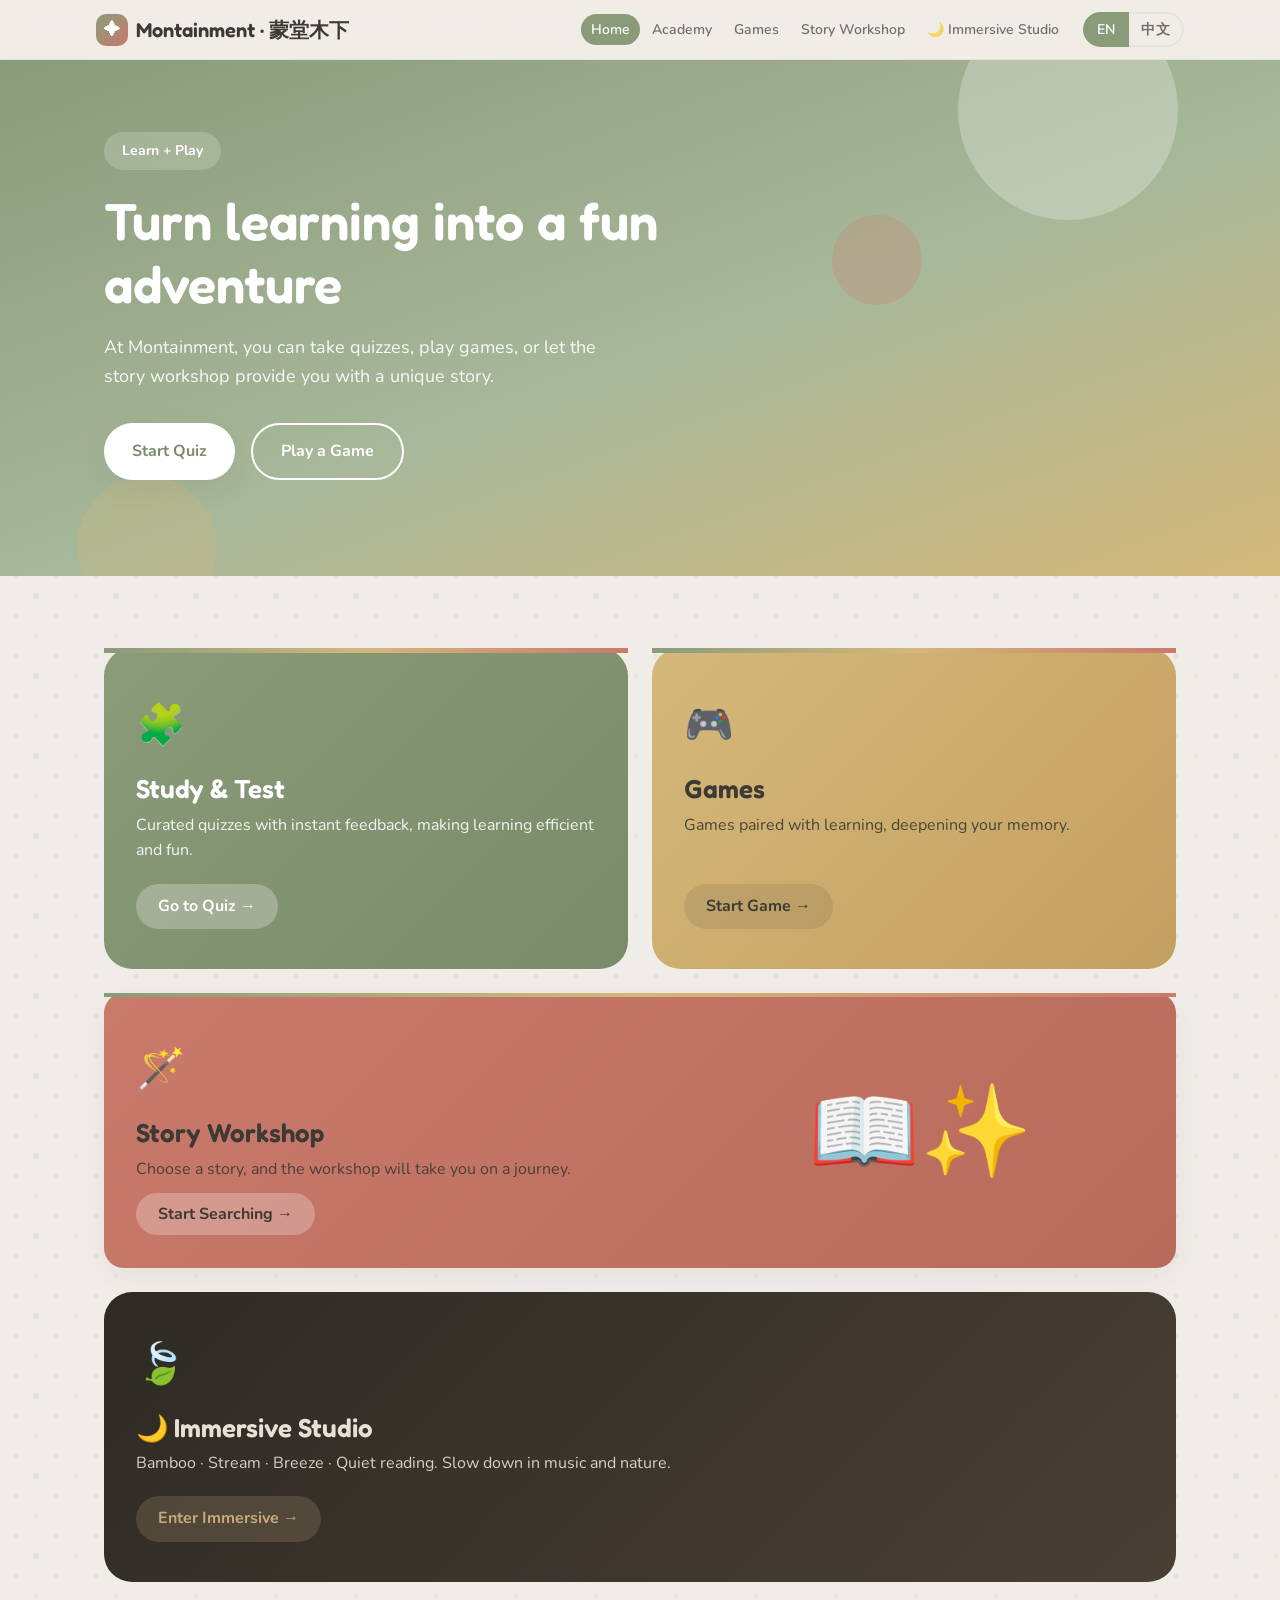
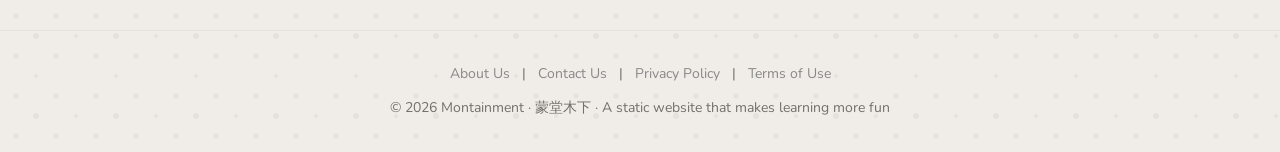
<file: index.html>
<!DOCTYPE html>
<html lang="zh-CN">
<head>
  <meta charset="UTF-8" />
  <meta name="viewport" content="width=device-width, initial-scale=1.0" />
  <title>Montainment | 边玩边学的乐园</title>
  <meta name="description" content="EduFun：语言测验、记忆小游戏、AI 故事工坊，寓教于乐的免费学习娱乐网站。" />
  <link rel="preconnect" href="https://fonts.googleapis.com" />
  <link href="https://fonts.googleapis.com/css2?family=Fredoka:wght@500;600;700&family=Nunito:wght@400;600;700;800&display=swap" rel="stylesheet" />
  <link rel="stylesheet" href="style.css" />
</head>
<body>

  <!-- ============ 顶部导航栏 ============ -->
  <header class="site-header">
    <nav class="nav-bar">
      <a href="index.html" class="brand">
        <span class="brand-mark">✦</span>
        Montainment · 蒙堂木下
      </a>
      <ul class="nav-links">
        <li><a href="index.html" data-i18n="nav.home">首页</a></li>
        <li><a href="quiz.html" data-i18n="nav.quiz">学堂</a></li>
        <li><a href="game.html" data-i18n="nav.game">游戏</a></li>
        <li><a href="story.html" data-i18n="nav.story">故事工坊</a></li>
        <li><a href="immersive.html" data-i18n="nav.immersive">🌙 沉浸式工坊</a></li>
      </ul>
      <button class="nav-toggle" aria-label="打开菜单" aria-expanded="false">☰</button>
    </nav>
  </header>

  <main>
    <!-- ============ 首屏 Hero ============ -->
    <section class="hero">
      <div class="hero-blob b1" aria-hidden="true"></div>
      <div class="hero-blob b2" aria-hidden="true"></div>
      <div class="hero-blob b3" aria-hidden="true"></div>
      <div class="container">
        <div class="hero-inner">
          <span class="hero-eyebrow" data-i18n="index.eyebrow">学习 + 娱乐，两不耽误</span>
          <h1 data-i18n="index.title">把学习变成一场好玩的探险</h1>
          <p data-i18n="index.desc">在 Montainment，你可以做小测验、玩游戏，或者让故事工坊提供你专属故事。</p>
          <div class="hero-actions">
            <a href="quiz.html" class="btn btn-primary" data-i18n="index.quiz_btn">开始测验</a>
            <a href="game.html" class="btn btn-outline" data-i18n="index.game_btn">玩个游戏</a>
          </div>
        </div>
      </div>
    </section>

    <!-- ============ 三大功能色块 ============ -->
    <section class="features">
      <div class="container">
        <div class="feature-grid">

          <article class="feature-card quiz-card">
            <div>
              <div class="feature-icon">🧩</div>
              <h3 data-i18n="index.feature_quiz_title">修业与测试</h3>
              <p data-i18n="index.feature_quiz_desc">寓教于乐的精选测试，即答即反馈，轻松高效巩固。</p>
            </div>
            <a href="quiz.html" class="feature-link" data-i18n="index.feature_quiz_link">去测验 →</a>
          </article>

          <article class="feature-card game-card">
            <div>
              <div class="feature-icon">🎮</div>
              <h3 data-i18n="index.feature_game_title">游戏</h3>
              <p data-i18n="index.feature_game_desc">游戏搭配学习，深刻你的记忆。</p>
            </div>
            <a href="game.html" class="feature-link" data-i18n="index.feature_game_link">开始游戏 →</a>
          </article>

          <article class="feature-card story-card">
            <div>
              <div class="feature-icon">🪄</div>
              <h3 data-i18n="index.feature_story_title">故事工坊</h3>
              <p data-i18n="index.feature_story_desc">选择一个故事，工坊带你探索一段属于你的故事。</p>
              <a href="story.html" class="feature-link" data-i18n="index.feature_story_link">开始搜索 →</a>
            </div>
            <div class="story-visual" aria-hidden="true">📖✨</div>
          </article>

          <!-- ===== 🆕 沉浸式工坊卡片 ===== -->
          <article class="feature-card" style="grid-column: 1 / -1; background: linear-gradient(135deg, #2d2a24, #4a3f35); color: #e8e0d8; border: none;">
            <div>
              <div class="feature-icon">🍃</div>
              <h3 data-i18n="index.feature_immersive_title">🌙 沉浸式工坊</h3>
              <p data-i18n="index.feature_immersive_desc">竹林 · 流水 · 微风 · 宁静读物。在音乐和自然中，慢下来。</p>
            </div>
            <a href="immersive.html" class="feature-link" style="background: rgba(201,168,124,0.2); color: #c9a87c;" data-i18n="index.feature_immersive_link">进入沉浸 →</a>
          </article>

        </div>
      </div>
    </section>
  </main>

  <!-- ============ 页脚 ============ -->
    <!-- 🆕 统一格式的合规页脚 -->
  <footer class="site-footer">
    <div class="container" style="text-align: center;">
      <div style="margin-bottom: 12px; font-size: 14px;">
        <a href="about.html" style="color: #888; text-decoration: none; margin: 0 8px; transition: 0.2s;" onmouseover="this.style.color='#1a1a2e'" onmouseout="this.style.color='#888'" data-i18n="footer.about">关于我们</a> | 
        <a href="contact.html" style="color: #888; text-decoration: none; margin: 0 8px; transition: 0.2s;" onmouseover="this.style.color='#1a1a2e'" onmouseout="this.style.color='#888'" data-i18n="footer.contact">联系我们</a> |
        <a href="privacy.html" style="color: #888; text-decoration: none; margin: 0 8px; transition: 0.2s;" onmouseover="this.style.color='#1a1a2e'" onmouseout="this.style.color='#888'" data-i18n="footer.privacy">隐私政策</a> | 
        <a href="terms.html" style="color: #888; text-decoration: none; margin: 0 8px; transition: 0.2s;" onmouseover="this.style.color='#1a1a2e'" onmouseout="this.style.color='#888'" data-i18n="footer.terms">使用条款</a>
      </div>
      <div data-i18n="common.footer">© 2026 Montainment · 蒙堂木下 · 一个让学习更好玩的静态网站</div>
    </div>
  </footer>

  <script src="i18n.js"></script>
  <script src="common.js"></script>
</body>
</html>
</file>
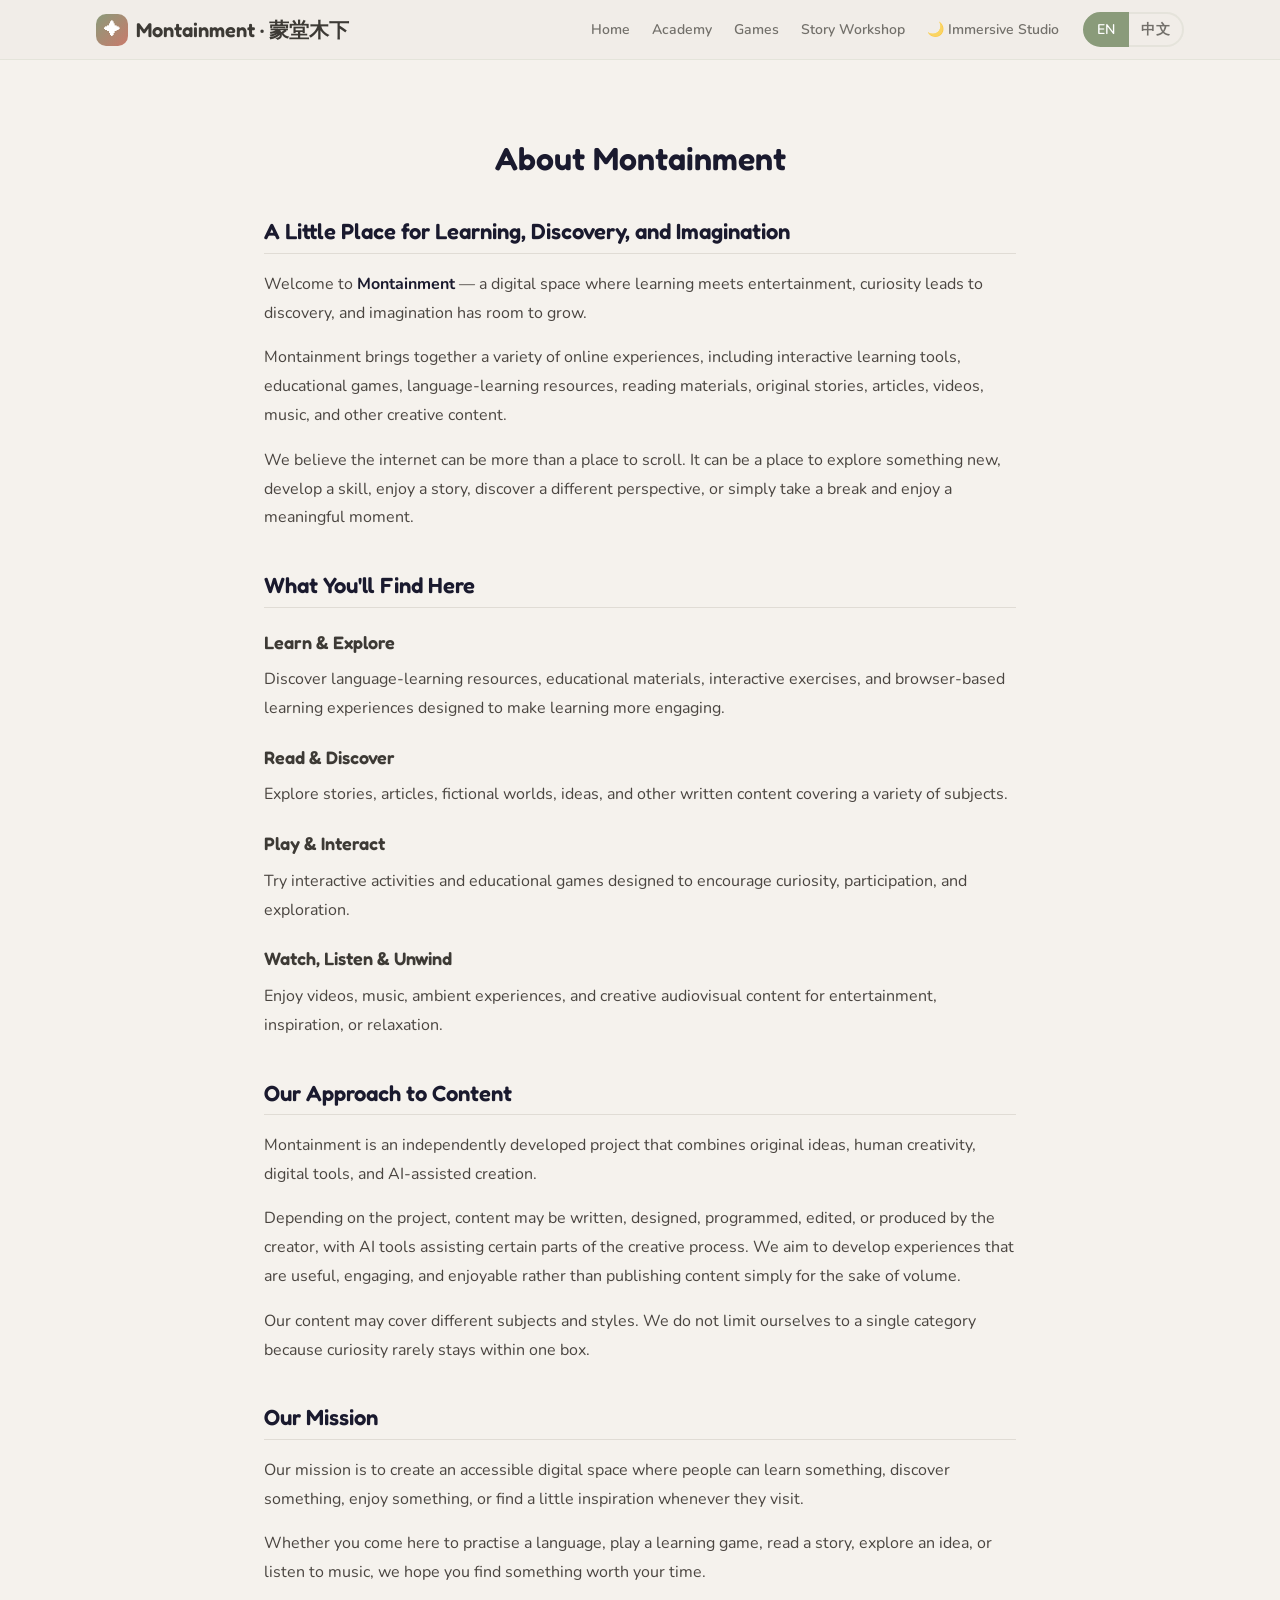
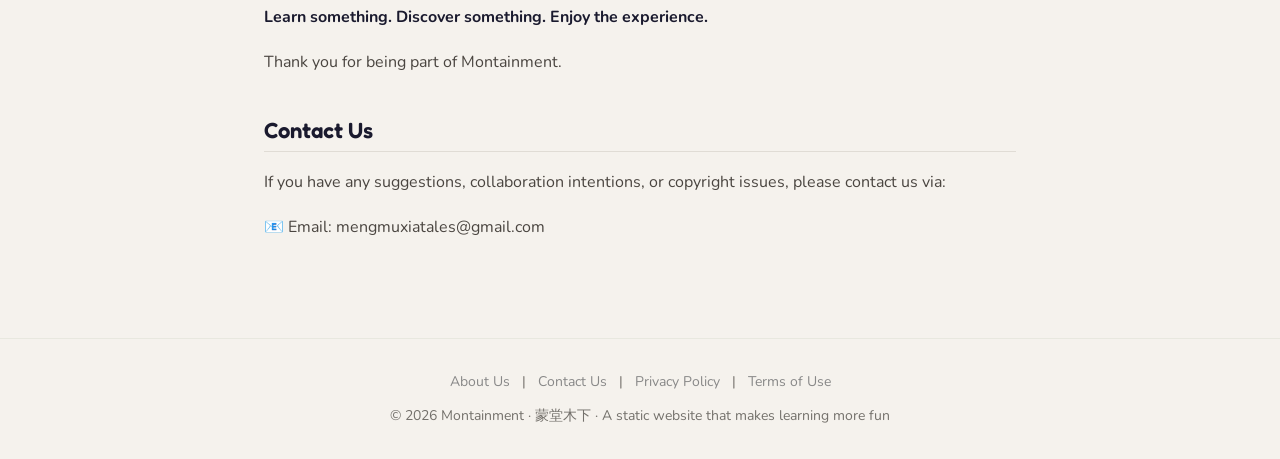
<file: about.html>
<!DOCTYPE html>
<html lang="zh-CN">
<head>
  <meta charset="UTF-8" />
  <meta name="viewport" content="width=device-width, initial-scale=1.0" />
  <title>关于我们 | Montainment</title>
  <link rel="preconnect" href="https://fonts.googleapis.com" />
  <link href="https://fonts.googleapis.com/css2?family=Fredoka:wght@500;600;700&family=Nunito:wght@400;600;700;800&display=swap" rel="stylesheet" />
  <link rel="stylesheet" href="style.css" />
  <style>
    body { background: #f5f2ed; font-family: 'Nunito', system-ui, sans-serif; min-height: 100vh; }
    
    .legal-container { max-width: 800px; margin: 60px auto; padding: 20px 24px; color: #333; line-height: 1.8; min-height: 60vh; }
    
    .legal-container h1 { font-size: 32px; color: #1a1a2e; margin-bottom: 30px; text-align: center; }
    .legal-container h2 { font-size: 22px; color: #1a1a2e; margin: 40px 0 16px; border-bottom: 1px solid #e0dcd5; padding-bottom: 8px; }
    .legal-container h3 { font-size: 18px; color: #3d3a35; margin: 24px 0 12px; }
    .legal-container p { margin-bottom: 16px; font-size: 16px; color: #4a4540; }
    .legal-container strong { color: #1a1a2e; font-weight: 700; }
    
    /* 内容隐藏/显示逻辑 */
    .lang-content { display: none; }
    .lang-content.active { display: block; animation: fadeIn 0.3s ease; }
    @keyframes fadeIn { from { opacity: 0; transform: translateY(5px); } to { opacity: 1; transform: translateY(0); } }
  </style>
</head>
<body>

  <!-- ============ 顶部导航栏 ============ -->
  <header class="site-header">
    <nav class="nav-bar">
      <a href="index.html" class="brand">
        <span class="brand-mark">✦</span>
        Montainment · 蒙堂木下
      </a>
      <ul class="nav-links">
        <li><a href="index.html" data-i18n="nav.home">首页</a></li>
        <li><a href="quiz.html" data-i18n="nav.quiz">学堂</a></li>
        <li><a href="game.html" data-i18n="nav.game">游戏</a></li>
        <li><a href="story.html" data-i18n="nav.story">故事工坊</a></li>
        <li><a href="immersive.html" data-i18n="nav.immersive">🌙 沉浸式工坊</a></li>
      </ul>
      <button class="nav-toggle" aria-label="打开菜单" aria-expanded="false">☰</button>
    </nav>
  </header>

  <main class="legal-container">
    
    <!-- ===== 中文内容区 ===== -->
    <div id="content-zh" class="lang-content">
      <h1>关于 Montainment</h1>
      
      <h2>一个学习、探索与想象的数字空间</h2>
      <p>欢迎来到 <strong>Montainment</strong> —— 一个让学习与娱乐相结合、让好奇心引领探索、让想象力自由生长的数字空间。</p>
      <p>Montainment 汇集了多种线上体验，包括互动学习工具、教育游戏、语言学习资源、阅读材料、原创故事、文章、影片、音乐，以及其他创意内容。</p>
      <p>我们相信，互联网不应该只是一个不断滑动屏幕的地方。它也可以让我们学习新知识、培养新技能、享受一个故事、发现不同的观点，或在忙碌的生活中停下来，享受一段有意义的时光。</p>

      <h2>你可以在这里发现什么？</h2>
      <h3>学习与探索</h3>
      <p>体验语言学习资源、教育内容、互动练习，以及以浏览器为基础的学习工具，让学习变得更有趣。</p>
      
      <h3>阅读与发现</h3>
      <p>阅读不同主题的故事、文章、虚构世界、创意观点与其他文字内容。</p>
      
      <h3>游戏与互动</h3>
      <p>参与互动活动和教育游戏，在体验中培养好奇心、参与感与探索精神。</p>
      
      <h3>观看、聆听与放松</h3>
      <p>欣赏影片、音乐、氛围体验及其他视听创作，用于娱乐、启发灵感或放松心情。</p>

      <h2>我们的内容创作理念</h2>
      <p>Montainment 是一个独立开发的项目，结合原创构思、人类创意、数字工具与 AI 辅助创作。</p>
      <p>根据不同项目，内容可能由创作者进行撰写、设计、编程、编辑或制作，并在部分创作环节使用 AI 工具辅助。我们希望持续开发真正有用、有趣、值得体验的内容，而不是单纯追求发布数量。</p>
      <p>这里的内容可能涉及不同主题与风格。我们不将自己局限于单一领域，因为好奇心本来就不受类别限制。</p>

      <h2>我们的使命</h2>
      <p>我们的使命是建立一个容易接触的数字空间，让每一位访客都能在这里学习一点新知识、发现一些新事物、享受有趣的体验，或获得一点灵感。</p>
      <p>无论你是来练习语言、玩学习游戏、阅读故事、探索观点，还是聆听音乐，我们都希望你能在这里找到值得花时间体验的内容。</p>
      <p><strong>学习一点，发现一点，享受当下。</strong></p>
      <p>感谢你来到 Montainment。</p>

      <h2>联系我们</h2>
      <p>如果你有任何建议、合作意向或版权问题，欢迎随时联系我：</p>
      <p>📧 Email: mengmuxiatales@gmail.com</p>
    </div>

    <!-- ===== 英文内容区 ===== -->
    <div id="content-en" class="lang-content">
      <h1>About Montainment</h1>
      
      <h2>A Little Place for Learning, Discovery, and Imagination</h2>
      <p>Welcome to <strong>Montainment</strong> — a digital space where learning meets entertainment, curiosity leads to discovery, and imagination has room to grow.</p>
      <p>Montainment brings together a variety of online experiences, including interactive learning tools, educational games, language-learning resources, reading materials, original stories, articles, videos, music, and other creative content.</p>
      <p>We believe the internet can be more than a place to scroll. It can be a place to explore something new, develop a skill, enjoy a story, discover a different perspective, or simply take a break and enjoy a meaningful moment.</p>

      <h2>What You'll Find Here</h2>
      <h3>Learn & Explore</h3>
      <p>Discover language-learning resources, educational materials, interactive exercises, and browser-based learning experiences designed to make learning more engaging.</p>
      
      <h3>Read & Discover</h3>
      <p>Explore stories, articles, fictional worlds, ideas, and other written content covering a variety of subjects.</p>
      
      <h3>Play & Interact</h3>
      <p>Try interactive activities and educational games designed to encourage curiosity, participation, and exploration.</p>
      
      <h3>Watch, Listen & Unwind</h3>
      <p>Enjoy videos, music, ambient experiences, and creative audiovisual content for entertainment, inspiration, or relaxation.</p>

      <h2>Our Approach to Content</h2>
      <p>Montainment is an independently developed project that combines original ideas, human creativity, digital tools, and AI-assisted creation.</p>
      <p>Depending on the project, content may be written, designed, programmed, edited, or produced by the creator, with AI tools assisting certain parts of the creative process. We aim to develop experiences that are useful, engaging, and enjoyable rather than publishing content simply for the sake of volume.</p>
      <p>Our content may cover different subjects and styles. We do not limit ourselves to a single category because curiosity rarely stays within one box.</p>

      <h2>Our Mission</h2>
      <p>Our mission is to create an accessible digital space where people can learn something, discover something, enjoy something, or find a little inspiration whenever they visit.</p>
      <p>Whether you come here to practise a language, play a learning game, read a story, explore an idea, or listen to music, we hope you find something worth your time.</p>
      <p><strong>Learn something. Discover something. Enjoy the experience.</strong></p>
      <p>Thank you for being part of Montainment.</p>

      <h2>Contact Us</h2>
      <p>If you have any suggestions, collaboration intentions, or copyright issues, please contact us via:</p>
      <p>📧 Email: mengmuxiatales@gmail.com</p>
    </div>

  </main>

  <!-- ============ 页脚 ============ -->
   <!-- 🆕 统一格式的合规页脚 -->
  <footer class="site-footer">
    <div class="container" style="text-align: center;">
      <div style="margin-bottom: 12px; font-size: 14px;">
        <a href="about.html" style="color: #888; text-decoration: none; margin: 0 8px; transition: 0.2s;" onmouseover="this.style.color='#1a1a2e'" onmouseout="this.style.color='#888'" data-i18n="footer.about">关于我们</a> | 
        <a href="contact.html" style="color: #888; text-decoration: none; margin: 0 8px; transition: 0.2s;" onmouseover="this.style.color='#1a1a2e'" onmouseout="this.style.color='#888'" data-i18n="footer.contact">联系我们</a> |
        <a href="privacy.html" style="color: #888; text-decoration: none; margin: 0 8px; transition: 0.2s;" onmouseover="this.style.color='#1a1a2e'" onmouseout="this.style.color='#888'" data-i18n="footer.privacy">隐私政策</a> | 
        <a href="terms.html" style="color: #888; text-decoration: none; margin: 0 8px; transition: 0.2s;" onmouseover="this.style.color='#1a1a2e'" onmouseout="this.style.color='#888'" data-i18n="footer.terms">使用条款</a>
      </div>
      <div data-i18n="common.footer">© 2026 Montainment · 蒙堂木下 · 一个让学习更好玩的静态网站</div>
    </div>
  </footer>

  <script src="i18n.js"></script>
  <script src="common.js"></script>
  <script>
    // 监听语言切换，显示对应内容
    function updateLegalContent() {
      const lang = window.i18n ? i18n.currentLang : 'en';
      
      document.querySelectorAll('.lang-content').forEach(el => {
        el.classList.remove('active');
      });
      
      const activeContent = document.getElementById('content-' + lang);
      if (activeContent) {
        activeContent.classList.add('active');
      }
    }

    document.addEventListener('DOMContentLoaded', updateLegalContent);
    document.addEventListener('languageChanged', updateLegalContent);
  </script>

</body>
</html>
</file>
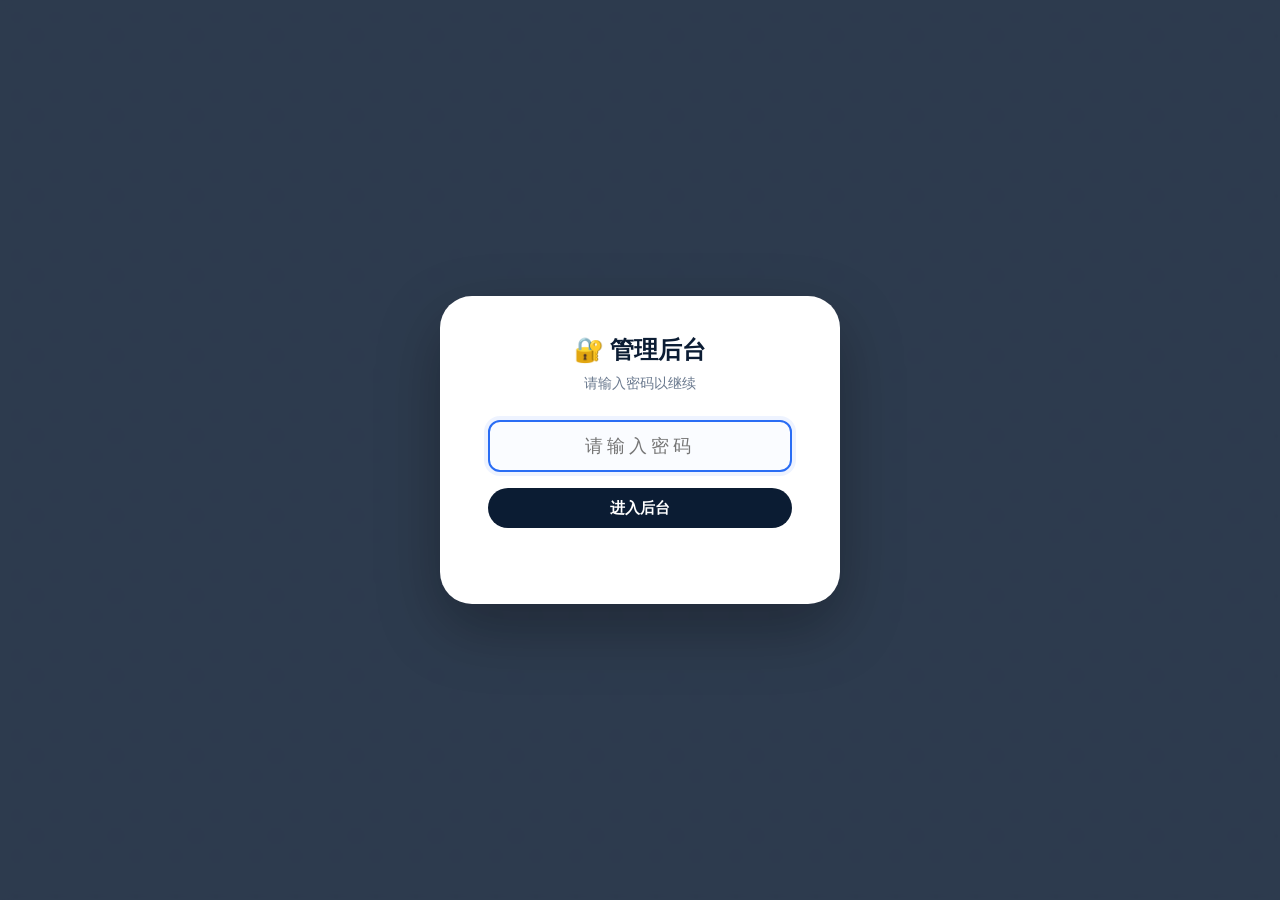
<file: admin.html>
<!DOCTYPE html>
<html lang="zh-CN">
<head>
  <meta charset="UTF-8" />
  <meta name="viewport" content="width=device-width, initial-scale=1.0" />
  <title>后台管理 · Montainment</title>
  <link rel="preconnect" href="https://fonts.googleapis.com" />
  <link href="https://fonts.googleapis.com/css2?family=Fredoka:wght@500;600;700&family=Nunito:wght@400;600;700;800&display=swap" rel="stylesheet" />
  <link rel="stylesheet" href="style.css" />
  <style>
    .admin-container { max-width: 960px; margin: 0 auto; padding: 20px; }
    .admin-panel { background: #fff; border-radius: 24px; padding: 28px 32px; box-shadow: 0 8px 32px rgba(0,0,0,0.06); margin-bottom: 24px; }
    .admin-panel h2 { font-size: 20px; font-weight: 700; color: #0b1c33; margin-bottom: 16px; display: flex; align-items: center; gap: 10px; flex-wrap: wrap; }
    .admin-panel h2 .badge-count { font-size: 14px; font-weight: 600; background: #eef2f7; padding: 2px 14px; border-radius: 20px; color: #6b7a8f; }
    .admin-grid { display: grid; grid-template-columns: repeat(auto-fit, minmax(160px, 1fr)); gap: 16px; margin-top: 12px; }
    .stat-card { background: #f6f8fc; border-radius: 16px; padding: 20px; text-align: center; border: 1px solid #eef2f7; }
    .stat-card .number { font-size: 32px; font-weight: 800; color: #2a6df4; }
    .stat-card .label { font-size: 14px; color: #6b7a8f; margin-top: 4px; }
    .admin-form-group { margin-bottom: 16px; }
    .admin-form-group label { display: block; font-weight: 600; color: #0b1c33; margin-bottom: 4px; font-size: 14px; }
    .admin-form-group input,
    .admin-form-group select,
    .admin-form-group textarea { width: 100%; padding: 10px 14px; border: 2px solid #e6ecf3; border-radius: 12px; font-size: 14px; font-family: inherit; transition: 0.2s; background: #fafcff; }
    .admin-form-group input:focus,
    .admin-form-group select:focus,
    .admin-form-group textarea:focus { outline: none; border-color: #2a6df4; box-shadow: 0 0 0 4px rgba(42,109,244,0.08); }
    .admin-form-group textarea { resize: vertical; min-height: 80px; }
    .admin-form-row { display: grid; grid-template-columns: 1fr 1fr; gap: 16px; }
    @media (max-width: 600px) { .admin-form-row { grid-template-columns: 1fr; } }
    .btn-admin { padding: 10px 28px; border: none; border-radius: 40px; font-size: 15px; font-weight: 600; font-family: inherit; cursor: pointer; transition: 0.2s; display: inline-flex; align-items: center; gap: 8px; }
    .btn-admin-primary { background: #0b1c33; color: #fff; }
    .btn-admin-primary:hover { background: #1a3050; transform: translateY(-2px); box-shadow: 0 6px 20px rgba(11,28,51,0.15); }
    .btn-admin-success { background: #1f8b4c; color: #fff; }
    .btn-admin-success:hover { background: #167a40; transform: translateY(-2px); }
    .btn-admin-danger { background: #d14c4c; color: #fff; }
    .btn-admin-danger:hover { background: #b83a3a; }
    .btn-admin-outline { background: transparent; border: 2px solid #dce4ef; color: #0b1c33; }
    .btn-admin-outline:hover { background: #f2f6fd; }
    .admin-list { margin-top: 12px; }
    .admin-list-item { display: flex; justify-content: space-between; align-items: center; padding: 12px 16px; background: #fafcff; border: 1px solid #eef2f7; border-radius: 12px; margin-bottom: 8px; flex-wrap: wrap; gap: 8px; }
    .admin-list-item .info { font-weight: 500; color: #0b1c33; flex: 1; display: flex; align-items: center; flex-wrap: wrap; gap: 6px; }
    .admin-list-item .info small { font-weight: 400; color: #6b7a8f; margin-left: 4px; }
    .admin-list-item .actions { display: flex; gap: 8px; flex-wrap: wrap; }
    .admin-list-item .actions button { padding: 4px 14px; border: none; border-radius: 20px; font-size: 12px; font-weight: 600; cursor: pointer; transition: 0.15s; }
    .btn-edit { background: #eef2f7; color: #0b1c33; }
    .btn-edit:hover { background: #dce4ef; }
    .btn-delete { background: #fdeeec; color: #d14c4c; }
    .btn-delete:hover { background: #fcd8d6; }
    .btn-toggle { background: #e6f7ee; color: #1f8b4c; }
    .btn-toggle.off { background: #fdeeec; color: #d14c4c; }
    .btn-toggle:hover { opacity: 0.8; }
    .tabs { display: flex; gap: 4px; background: #eef2f7; border-radius: 12px; padding: 4px; margin-bottom: 20px; flex-wrap: wrap; }
    .tab-btn { padding: 8px 20px; border: none; border-radius: 10px; font-size: 14px; font-weight: 600; cursor: pointer; background: transparent; color: #6b7a8f; transition: 0.2s; font-family: inherit; }
    .tab-btn.active { background: #fff; color: #0b1c33; box-shadow: 0 2px 8px rgba(0,0,0,0.06); }
    .tab-btn:hover:not(.active) { color: #0b1c33; }
    .tab-content.hidden { display: none !important; }
    #jsonEditor { width: 100%; min-height: 300px; padding: 16px; border: 2px solid #e6ecf3; border-radius: 16px; font-family: 'Courier New', monospace; font-size: 13px; background: #fafcff; resize: vertical; tab-size: 2; }
    .admin-actions-bar { display: flex; gap: 12px; flex-wrap: wrap; margin-top: 16px; padding-top: 16px; border-top: 1px solid #eef2f7; }
    .toast { position: fixed; bottom: 30px; right: 30px; padding: 16px 28px; border-radius: 16px; font-weight: 600; color: #fff; box-shadow: 0 8px 32px rgba(0,0,0,0.15); z-index: 999; animation: slideIn 0.3s ease; }
    .toast-success { background: #1f8b4c; }
    .toast-error { background: #d14c4c; }
    .toast-info { background: #2a6df4; }
    @keyframes slideIn { from { opacity: 0; transform: translateY(20px); } to { opacity: 1; transform: translateY(0); } }
    .login-overlay { position: fixed; top: 0; left: 0; width: 100%; height: 100%; background: rgba(11, 28, 51, 0.85); display: flex; justify-content: center; align-items: center; z-index: 1000; backdrop-filter: blur(6px); }
    .login-overlay.hidden { display: none; }
    .login-box { background: #fff; padding: 40px 48px; border-radius: 32px; max-width: 400px; width: 90%; box-shadow: 0 24px 64px rgba(0,0,0,0.3); text-align: center; }
    .login-box h2 { font-size: 24px; color: #0b1c33; margin-bottom: 8px; }
    .login-box p { color: #6b7a8f; font-size: 14px; margin-bottom: 24px; }
    .login-box .admin-form-group { margin-bottom: 16px; }
    .login-box .admin-form-group input { text-align: center; font-size: 18px; letter-spacing: 4px; padding: 12px; }
    .login-box .btn-admin { width: 100%; justify-content: center; }
    .login-error { color: #d14c4c; font-size: 14px; margin-top: 12px; min-height: 24px; }
    .chapter-item { margin-left: 20px; border-left: 3px solid #e6ecf3; padding-left: 16px; margin-top: 8px; }
    .chapter-item .admin-list-item { background: #f8faff; }
    .chapter-item .info small { display: block; font-size: 12px; color: #6b7a8f; margin-top: 2px; white-space: nowrap; overflow: hidden; text-overflow: ellipsis; max-width: 300px; }
    .sub-label { font-size: 13px; color: #6b7a8f; font-weight: 600; margin-top: 12px; padding: 4px 0; }
    .upload-status { font-size: 13px; color: #888; margin-top: 4px; min-height: 20px; }
    .upload-status.success { color: #1f8b4c; }
    .upload-status.error { color: #d14c4c; }
    .upload-status.loading { color: #2a6df4; }
    .cover-preview { margin-top: 8px; max-width: 120px; border-radius: 8px; border: 2px solid #eef2f7; overflow: hidden; }
    .cover-preview img { width: 100%; height: auto; display: block; }
    .cover-preview .no-cover { padding: 20px; text-align: center; color: #ccc; font-size: 12px; background: #fafcff; }
    .toggle-badge { display: inline-block; padding: 2px 12px; border-radius: 20px; font-size: 12px; font-weight: 600; }
    .toggle-badge.on { background: #e6f7ee; color: #1f8b4c; }
    .toggle-badge.off { background: #fdeeec; color: #d14c4c; }
    .type-badge { display: inline-block; padding: 2px 10px; border-radius: 12px; font-size: 11px; font-weight: 600; background: #eef2f7; color: #6b7a8f; }
    .type-badge.text { background: #e6f7ee; color: #1f8b4c; }
    .type-badge.article { background: #e6f0ff; color: #2a6df4; }
    .type-badge.video { background: #ffe3e3; color: #d14c4c; }
    .type-badge.music { background: #fff4d6; color: #a06a00; }
    .cover-thumb { width: 40px; height: 40px; border-radius: 6px; object-fit: cover; border: 1px solid #eef2f7; flex-shrink: 0; }
    /* 🆕 平台徽章 */
    .platform-badge {
      display: inline-block;
      padding: 2px 10px;
      border-radius: 12px;
      font-size: 11px;
      font-weight: 600;
      background: #eef2f7;
      color: #6b7a8f;
    }
    .platform-badge.all { background: #e6f7ee; color: #1f8b4c; }
    .platform-badge.desktop { background: #e6f0ff; color: #2a6df4; }
    .platform-badge.landscape { background: #fff4d6; color: #a06a00; }
    /* 🆕 语言分区标题 */
    .lang-section-title {
      font-size: 13px;
      color: #2a6df4;
      font-weight: 700;
      margin-top: 20px;
      margin-bottom: 10px;
      padding: 6px 14px;
      background: #eef4ff;
      border-radius: 10px;
      display: inline-block;
      letter-spacing: 0.3px;
    }
    .lang-section-title.en {
      color: #1f8b4c;
      background: #e6f7ee;
    }
    .en-badge {
      font-size: 10px;
      font-weight: 700;
      color: #2a6df4;
      background: #eef4ff;
      padding: 1px 8px;
      border-radius: 8px;
      margin-left: 2px;
    }
  </style>
</head>
<body>

  <div class="login-overlay" id="loginOverlay">
    <div class="login-box">
      <h2>🔐 管理后台</h2>
      <p>请输入密码以继续</p>
      <div class="admin-form-group">
        <input type="password" id="loginPassword" placeholder="请输入密码" autofocus />
      </div>
      <button class="btn-admin btn-admin-primary" id="loginBtn">进入后台</button>
      <div class="login-error" id="loginError"></div>
    </div>
  </div>

  <!-- 📥 批量导入题目 弹窗（放在 script 之前，确保脚本能找到按钮） -->
  <div class="login-overlay hidden" id="bulkImportOverlay" style="z-index:1001;">
    <div class="login-box" style="max-width:760px; width:95%; text-align:left;">
      <h2 style="margin-bottom:6px;">📥 批量导入题目</h2>
      <p style="color:#6b7a8f; font-size:13px; margin-bottom:16px;">粘贴 JSON 数组，或上传 .json 文件。将导入到当前选中的试卷。</p>

      <div class="admin-form-group">
        <label>🎯 目标试卷</label>
        <div id="bulkTargetInfo" style="padding:10px 14px; background:#f6f8fc; border-radius:10px; font-size:13px; color:#0b1c33; line-height:1.5;">
          请先在「题目管理」页选择 类别 → 科目 → 难度 → 试卷
        </div>
      </div>

      <div class="admin-form-group">
        <label>导入模式</label>
        <select id="bulkImportMode">
          <option value="append">➕ 追加到现有题目</option>
          <option value="replace">🔄 替换所有题目（清空后导入）</option>
        </select>
      </div>

      <div class="admin-form-group">
        <label>JSON 内容（数组格式）</label>
        <textarea id="bulkImportText" rows="12" style="font-family:'Courier New',monospace; font-size:12px;" placeholder='[
  {
    "q": { "zh": "题目中文", "en": "Question EN" },
    "opts": {
      "zh": ["A选项", "B选项", "C选项", "D选项"],
      "en": ["Option A", "Option B", "Option C", "Option D"]
    },
    "ans": 0,
    "exp": { "zh": "中文解析", "en": "English explanation" }
  }
]'></textarea>
      </div>

      <div class="admin-form-group">
        <label>或上传 JSON 文件</label>
        <input type="file" id="bulkImportFile" accept=".json,application/json" style="padding:8px; border:2px dashed #e6ecf3; border-radius:12px; background:#fafcff;" />
      </div>

      <div class="upload-status" id="bulkImportStatus"></div>

      <div style="display:flex; gap:10px; flex-wrap:wrap; margin-top:16px;">
        <button type="button" class="btn-admin btn-admin-success" id="bulkImportConfirmBtn">✅ 确认导入</button>
        <button type="button" class="btn-admin btn-admin-outline" id="bulkImportCancelBtn">取消</button>
      </div>
    </div>
  </div>

  <div id="adminMain" style="display:none;">

    <header class="site-header">
      <nav class="nav-bar">
        <a href="index.html" class="brand"><span class="brand-mark">✦</span> Montainment · 蒙堂木下</a>
        <ul class="nav-links">
          <li><a href="index.html">首页</a></li>
          <li><a href="quiz.html">学堂</a></li>
          <li><a href="game.html">游戏</a></li>
          <li><a href="story.html">故事工坊</a></li>
          <li><a href="immersive.html">🌙 沉浸式工坊</a></li>
          <li><a href="admin.html" class="active">🔧 后台</a></li>
        </ul>
        <button class="nav-toggle" aria-label="打开菜单" aria-expanded="false">☰</button>
      </nav>
    </header>

    <main>
      <div class="admin-container">

        <div class="page-header" style="padding: 16px 0 8px; display:flex; justify-content:space-between; align-items:center; flex-wrap:wrap; gap:12px;">
          <div>
            <span class="page-badge badge-primary">🔧 后台管理</span>
            <h1>内容管理系统</h1>
            <p>管理测验、小说、游戏和沉浸式内容，修改后导出 JSON 并提交到 GitHub。</p>
          </div>
          <button class="btn-admin btn-admin-danger" id="logoutBtn">🚪 退出</button>
        </div>

        <div class="admin-panel">
          <h2>📊 Dashboard</h2>
          <div class="admin-grid" id="statsGrid">
            <div class="stat-card"><div class="number" id="catCount">0</div><div class="label">类别</div></div>
            <div class="stat-card"><div class="number" id="langCount">0</div><div class="label">科目</div></div>
            <div class="stat-card"><div class="number" id="diffCount">0</div><div class="label">难度</div></div>
            <div class="stat-card"><div class="number" id="paperCount">0</div><div class="label">试卷</div></div>
            <div class="stat-card"><div class="number" id="questionCount">0</div><div class="label">题目</div></div>
            <div class="stat-card"><div class="number" id="storyCount">0</div><div class="label">小说</div></div>
            <div class="stat-card"><div class="number" id="chapterCount">0</div><div class="label">章节</div></div>
            <div class="stat-card"><div class="number" id="gameCount">0</div><div class="label">游戏</div></div>
            <div class="stat-card"><div class="number" id="immersiveCount">0</div><div class="label">沉浸式</div></div>
          </div>
        </div>

        <div class="tabs">
          <button class="tab-btn active" data-tab="categories">📂 类别</button>
          <button class="tab-btn" data-tab="subjects">📚 科目</button>
          <button class="tab-btn" data-tab="difficulties">📊 难度</button>
          <button class="tab-btn" data-tab="papers">📄 试卷</button>
          <button class="tab-btn" data-tab="questions">❓ 题目</button>
          <button class="tab-btn" data-tab="stories">📚 小说</button>
          <button class="tab-btn" data-tab="games">🎮 游戏</button>
          <button class="tab-btn" data-tab="immersive">🍃 沉浸式</button>
          <button class="tab-btn" data-tab="json">📝 JSON 编辑器</button>
        </div>

        <!-- 类别 -->
        <div class="admin-panel tab-content" id="tab-categories">
          <h2>📂 类别管理 <span class="badge-count" id="catBadge">0</span></h2>
          <form id="catForm" class="admin-form">
            <div class="admin-form-row">
              <div class="admin-form-group"><label>类别 ID</label><input type="text" id="catId" placeholder="lang" required /></div>
              <div class="admin-form-group"><label>中文名称</label><input type="text" id="catNameZh" placeholder="语言" required /></div>
            </div>
            <div class="admin-form-group"><label>英文名称</label><input type="text" id="catNameEn" placeholder="Language" required /></div>
            <input type="hidden" id="catEditIndex" value="-1" />
            <div style="display:flex; gap:10px; flex-wrap:wrap;">
              <button type="submit" class="btn-admin btn-admin-primary" id="catSubmitBtn">➕ 添加类别</button>
              <button type="button" class="btn-admin btn-admin-outline" id="catCancelBtn" style="display:none;">取消编辑</button>
            </div>
          </form>
          <div class="admin-list" id="catList"></div>
        </div>

        <!-- 科目 -->
        <div class="admin-panel tab-content hidden" id="tab-subjects">
          <h2>📚 科目管理 <span class="badge-count" id="langBadge">0</span></h2>
          <div class="admin-form-group"><label>所属类别</label><select id="subjectCatSelect"><option value="">-- 请选择 --</option></select></div>
          <form id="subjectForm" class="admin-form">
            <div class="admin-form-row">
              <div class="admin-form-group"><label>科目代码</label><input type="text" id="subjectId" placeholder="ja" required /></div>
              <div class="admin-form-group"><label>Emoji</label><input type="text" id="subjectEmoji" placeholder="🇯🇵" /></div>
            </div>
            <div class="admin-form-row">
              <div class="admin-form-group"><label>中文名称</label><input type="text" id="subjectLabelZh" placeholder="日语" required /></div>
              <div class="admin-form-group"><label>英文名称</label><input type="text" id="subjectLabelEn" placeholder="Japanese" required /></div>
            </div>
            <input type="hidden" id="subjectEditIndex" value="-1" />
            <input type="hidden" id="subjectCatRef" value="" />
            <div style="display:flex; gap:10px; flex-wrap:wrap;">
              <button type="submit" class="btn-admin btn-admin-primary" id="subjectSubmitBtn">➕ 添加科目</button>
              <button type="button" class="btn-admin btn-admin-outline" id="subjectCancelBtn" style="display:none;">取消编辑</button>
            </div>
          </form>
          <div class="admin-list" id="subjectList"></div>
        </div>

        <!-- 难度 -->
        <div class="admin-panel tab-content hidden" id="tab-difficulties">
          <h2>📊 难度管理 <span class="badge-count" id="diffBadge">0</span></h2>
          <div class="admin-form-row">
            <div class="admin-form-group"><label>所属类别</label><select id="diffCatSelect"><option value="">-- 请选择 --</option></select></div>
            <div class="admin-form-group"><label>所属科目</label><select id="diffSubjectSelect"><option value="">-- 请先选类别 --</option></select></div>
          </div>
          <form id="diffForm" class="admin-form">
            <div class="admin-form-row">
              <div class="admin-form-group"><label>难度等级 (0-5)</label><input type="number" id="diffLevel" min="0" max="5" placeholder="1" required /></div>
              <div class="admin-form-group"><label>中文名称</label><input type="text" id="diffLabelZh" placeholder="1级 · 初学者" required /></div>
            </div>
            <div class="admin-form-group"><label>英文名称</label><input type="text" id="diffLabelEn" placeholder="Level 1 · Beginner" required /></div>
            <input type="hidden" id="diffEditIndex" value="-1" />
            <input type="hidden" id="diffSubjectRef" value="" />
            <div style="display:flex; gap:10px; flex-wrap:wrap;">
              <button type="submit" class="btn-admin btn-admin-primary" id="diffSubmitBtn">➕ 添加难度</button>
              <button type="button" class="btn-admin btn-admin-outline" id="diffCancelBtn" style="display:none;">取消编辑</button>
            </div>
          </form>
          <div class="admin-list" id="diffList"></div>
        </div>

        <!-- 试卷 -->
        <div class="admin-panel tab-content hidden" id="tab-papers">
          <h2>📄 试卷管理 <span class="badge-count" id="paperBadge">0</span></h2>
          <div class="admin-form-row">
            <div class="admin-form-group"><label>所属类别</label><select id="paperCatSelect"><option value="">-- 请选择 --</option></select></div>
            <div class="admin-form-group"><label>所属科目</label><select id="paperSubjectSelect"><option value="">-- 请先选类别 --</option></select></div>
          </div>
          <div class="admin-form-group"><label>所属难度</label><select id="paperDiffSelect"><option value="">-- 请先选科目 --</option></select></div>
          <form id="paperForm" class="admin-form">
            <div class="admin-form-row">
              <div class="admin-form-group"><label>试卷 ID (数字)</label><input type="number" id="paperId" placeholder="1" required /></div>
            </div>
            <div class="admin-form-row">
              <div class="admin-form-group"><label>中文标题</label><input type="text" id="paperTitleZh" placeholder="试卷1：基础入门" required /></div>
              <div class="admin-form-group"><label>英文标题</label><input type="text" id="paperTitleEn" placeholder="Paper 1: Basic Introduction" required /></div>
            </div>
            <input type="hidden" id="paperEditIndex" value="-1" />
            <input type="hidden" id="paperDiffRef" value="" />
            <div style="display:flex; gap:10px; flex-wrap:wrap;">
              <button type="submit" class="btn-admin btn-admin-primary" id="paperSubmitBtn">➕ 添加试卷</button>
              <button type="button" class="btn-admin btn-admin-outline" id="paperCancelBtn" style="display:none;">取消编辑</button>
            </div>
          </form>
          <div class="admin-list" id="paperList"></div>
        </div>

        <!-- 题目 -->
        <div class="admin-panel tab-content hidden" id="tab-questions">
          <h2>❓ 题目管理 <span class="badge-count" id="questionBadge">0</span>
            <button type="button" class="btn-admin btn-admin-success" id="bulkImportBtn" style="margin-left:auto; padding:6px 18px; font-size:13px;">📥 批量导入题目</button>
          </h2>
          <div class="admin-form-row">
            <div class="admin-form-group"><label>所属类别</label><select id="qCatSelect"><option value="">-- 请选择 --</option></select></div>
            <div class="admin-form-group"><label>所属科目</label><select id="qSubjectSelect"><option value="">-- 请先选类别 --</option></select></div>
          </div>
          <div class="admin-form-row">
            <div class="admin-form-group"><label>所属难度</label><select id="qDiffSelect"><option value="">-- 请先选科目 --</option></select></div>
            <div class="admin-form-group"><label>所属试卷</label><select id="qPaperSelect"><option value="">-- 请先选难度 --</option></select></div>
          </div>
          <form id="questionForm" class="admin-form">
            <div class="admin-form-row">
              <div class="admin-form-group"><label>题目 (中文)</label><input type="text" id="qZh" required /></div>
              <div class="admin-form-group"><label>题目 (英文)</label><input type="text" id="qEn" required /></div>
            </div>
            <div class="admin-form-row">
              <div class="admin-form-group"><label>选项A (中文)</label><input type="text" id="qOptAzh" required /></div>
              <div class="admin-form-group"><label>选项A (英文)</label><input type="text" id="qOptAen" required /></div>
            </div>
            <div class="admin-form-row">
              <div class="admin-form-group"><label>选项B (中文)</label><input type="text" id="qOptBzh" required /></div>
              <div class="admin-form-group"><label>选项B (英文)</label><input type="text" id="qOptBen" required /></div>
            </div>
            <div class="admin-form-row">
              <div class="admin-form-group"><label>选项C (中文)</label><input type="text" id="qOptCzh" required /></div>
              <div class="admin-form-group"><label>选项C (英文)</label><input type="text" id="qOptCen" required /></div>
            </div>
            <div class="admin-form-row">
              <div class="admin-form-group"><label>选项D (中文)</label><input type="text" id="qOptDzh" required /></div>
              <div class="admin-form-group"><label>选项D (英文)</label><input type="text" id="qOptDen" required /></div>
            </div>
            <div class="admin-form-row">
              <div class="admin-form-group"><label>正确答案 (0-3)</label><input type="number" id="qAnswer" min="0" max="3" required /></div>
              <div class="admin-form-group"><label>解析 (中文)</label><input type="text" id="qExpZh" required /></div>
            </div>
            <div class="admin-form-group"><label>解析 (英文)</label><input type="text" id="qExpEn" required /></div>
            <input type="hidden" id="qEditIndex" value="-1" />
            <input type="hidden" id="qPaperRef" value="" />
            <div style="display:flex; gap:10px; flex-wrap:wrap;">
              <button type="submit" class="btn-admin btn-admin-primary" id="qSubmitBtn">➕ 添加题目</button>
              <button type="button" class="btn-admin btn-admin-outline" id="qCancelBtn" style="display:none;">取消编辑</button>
            </div>
          </form>
          <div class="admin-list" id="qList"></div>
        </div>

        <!-- 小说 -->
        <div class="admin-panel tab-content hidden" id="tab-stories">
          <h2>📚 小说管理 <span class="badge-count" id="storyBadge">0</span></h2>
          <form id="storyForm" class="admin-form">
            <div class="admin-form-row">
              <div class="admin-form-group"><label>小说标题</label><input type="text" id="storyTitleInput" placeholder="星辰之约" required /></div>
              <div class="admin-form-group"><label>作者</label><input type="text" id="storyAuthorInput" placeholder="西蒙" required /></div>
            </div>
            <div class="admin-form-group"><label>📝 简介</label><textarea id="storyDescriptionInput" rows="2" placeholder="请输入小说简介..."></textarea></div>
            <div class="admin-form-group">
              <label>📷 封面图片</label>
              <div style="display:flex; gap:10px; align-items:center; flex-wrap:wrap;">
                <input type="text" id="storyCover" placeholder="图片URL（上传后自动填入）" style="flex:1;" />
                <button type="button" class="btn-admin btn-admin-outline" id="uploadCoverBtn">📤 上传图片</button>
                <input type="file" id="coverFileInput" accept="image/*" style="display:none;" />
              </div>
              <div class="upload-status" id="uploadStatus"></div>
              <div class="cover-preview" id="coverPreview"><div class="no-cover">暂无封面</div></div>
            </div>
            <input type="hidden" id="storyEditIndex" value="-1" />
            <div style="display:flex; gap:10px; flex-wrap:wrap;">
              <button type="submit" class="btn-admin btn-admin-primary" id="storySubmitBtn">➕ 添加小说</button>
              <button type="button" class="btn-admin btn-admin-outline" id="storyCancelBtn" style="display:none;">取消编辑</button>
            </div>
          </form>
          <div class="admin-list" id="storyList"></div>
          <div id="chapterManager" style="display:none; margin-top:24px; padding-top:20px; border-top:2px solid #eef2f7;">
            <h3 style="font-size:17px; font-weight:700; color:#0b1c33; margin-bottom:12px;">📖 章节管理 — <span id="chapterManagerTitle">(请先选择小说)</span></h3>
            <form id="chapterForm" class="admin-form">
              <div class="admin-form-row"><div class="admin-form-group"><label>章节标题</label><input type="text" id="chapterTitleInput" placeholder="第一章：起点" required /></div></div>
              <div class="admin-form-group"><label>章节内容</label><textarea id="chapterContentInput" rows="4" placeholder="请输入章节正文..." required></textarea></div>
              <input type="hidden" id="chapterEditIndex" value="-1" />
              <input type="hidden" id="chapterStoryRef" value="" />
              <div style="display:flex; gap:10px; flex-wrap:wrap;">
                <button type="submit" class="btn-admin btn-admin-primary" id="chapterSubmitBtn">➕ 添加章节</button>
                <button type="button" class="btn-admin btn-admin-outline" id="chapterCancelBtn" style="display:none;">取消编辑</button>
              </div>
            </form>
            <div class="admin-list" id="chapterList"></div>
          </div>
        </div>

        <!-- 游戏 -->
        <div class="admin-panel tab-content hidden" id="tab-games">
          <h2>🎮 游戏管理 <span class="badge-count" id="gameBadge">0</span></h2>
          <form id="gameForm" class="admin-form">
            <div class="admin-form-row">
              <div class="admin-form-group"><label>游戏 ID</label><input type="text" id="gameId" placeholder="matching" required /></div>
              <div class="admin-form-group"><label>图标 (Emoji)</label><input type="text" id="gameIcon" placeholder="🔗" /></div>
            </div>
            <div class="admin-form-row">
              <div class="admin-form-group"><label>中文标题</label><input type="text" id="gameTitleZh" placeholder="连一连 · 配对挑战" required /></div>
              <div class="admin-form-group"><label>英文标题</label><input type="text" id="gameTitleEn" placeholder="Matching Challenge" required /></div>
            </div>
            <div class="admin-form-row">
              <div class="admin-form-group"><label>中文描述</label><input type="text" id="gameDescZh" placeholder="左右配对，学习语言" /></div>
              <div class="admin-form-group"><label>英文描述</label><input type="text" id="gameDescEn" placeholder="Match pairs to learn languages" /></div>
            </div>
            <div class="admin-form-row">
              <div class="admin-form-group"><label>类型</label>
                <select id="gameType">
                  <option value="js">原生 JS</option>
                  <option value="iframe">iframe 嵌入</option>
                  <option value="external">外部链接（直接跳转）</option>
                </select>
              </div>
              <div class="admin-form-group"><label>入口文件</label>
                <input type="text" id="gameEntry" placeholder="games/matching.js 或 https://xxx.com" required />
              </div>
            </div>
            <div class="admin-form-row">
              <div class="admin-form-group"><label>排序</label><input type="number" id="gameSortOrder" value="1" /></div>
              <div class="admin-form-group"><label>状态</label><select id="gameEnabled"><option value="true">✅ 启用</option><option value="false">⛔ 禁用</option></select></div>
            </div>
            <!-- 🆕 平台类型 -->
            <div class="admin-form-group">
              <label>🎮 平台类型（提示用户能否在手机/电脑玩）</label>
              <select id="gamePlatform">
                <option value="all">🎮 双端可玩（电脑 + 手机都可以）</option>
                <option value="desktop">💻 仅电脑（需要键盘/大屏）</option>
                <option value="landscape">📱 横屏更佳（手机需横屏）</option>
              </select>
            </div>
            <div class="admin-form-group">
              <label>🖼️ 游戏封面图片</label>
              <div style="display:flex; gap:10px; align-items:center; flex-wrap:wrap;">
                <input type="text" id="gameCover" placeholder="图片URL（上传后自动填入）" style="flex:1;" />
                <button type="button" class="btn-admin btn-admin-outline" id="uploadGameCoverBtn">📤 上传图片</button>
                <input type="file" id="gameCoverFileInput" accept="image/*" style="display:none;" />
              </div>
              <div class="upload-status" id="gameUploadStatus"></div>
              <div class="cover-preview" id="gameCoverPreview"><div class="no-cover">暂无封面</div></div>
            </div>
            <input type="hidden" id="gameEditIndex" value="-1" />
            <div style="display:flex; gap:10px; flex-wrap:wrap;">
              <button type="submit" class="btn-admin btn-admin-primary" id="gameSubmitBtn">➕ 添加游戏</button>
              <button type="button" class="btn-admin btn-admin-outline" id="gameCancelBtn" style="display:none;">取消编辑</button>
            </div>
          </form>
          <div class="admin-list" id="gameList"></div>
        </div>

        <!-- 沉浸式 -->
        <div class="admin-panel tab-content hidden" id="tab-immersive">
          <h2>🍃 沉浸式管理 <span class="badge-count" id="immersiveBadge">0</span></h2>

          <form id="immersiveForm" class="admin-form">
            <div class="admin-form-row">
              <div class="admin-form-group">
                <label>类型</label>
                <select id="immersiveType">
                  <option value="text">📝 文本读物</option>
                  <option value="article">📄 长篇文章</option>
                  <option value="video">🎬 视频 (iframe)</option>
                  <option value="music">🎵 音乐 (iframe)</option>
                </select>
              </div>
              <div class="admin-form-group">
                <label>作者</label>
                <input type="text" id="immersiveAuthor" placeholder="蒙堂木下" />
              </div>
            </div>

            <div class="lang-section-title">🇨🇳 中文内容（可留空）</div>

            <div class="admin-form-row">
              <div class="admin-form-group">
                <label>中文标题</label>
                <input type="text" id="immersiveTitle" placeholder="静心集 · 第一篇" />
              </div>
              <div class="admin-form-group">
                <label>中文分类</label>
                <input type="text" id="immersiveCategory" placeholder="哲思短句 / 日语学习" />
              </div>
            </div>

            <div class="admin-form-group">
              <label>中文预览摘要</label>
              <input type="text" id="immersivePreview" placeholder="简短预览文字..." />
            </div>

            <div class="admin-form-group" id="immersiveContentGroup">
              <label>中文正文内容</label>
              <textarea id="immersiveContent" rows="6" placeholder="输入完整正文内容..."></textarea>
            </div>

            <div class="lang-section-title en">🇬🇧 English Content（可留空）</div>

            <div class="admin-form-row">
              <div class="admin-form-group">
                <label>English Title</label>
                <input type="text" id="immersiveTitleEn" placeholder="English title (optional)" />
              </div>
              <div class="admin-form-group">
                <label>English Category</label>
                <input type="text" id="immersiveCategoryEn" placeholder="Japanese Learning" />
              </div>
            </div>

            <div class="admin-form-group">
              <label>English Preview</label>
              <input type="text" id="immersivePreviewEn" placeholder="Short preview (optional)" />
            </div>

            <div class="admin-form-group">
              <label>English Content</label>
              <textarea id="immersiveContentEn" rows="6" placeholder="Full English content..."></textarea>
            </div>

            <div class="admin-form-group" id="immersiveCoverGroup">
              <label>🖼️ 封面图片（文本/文章）</label>
              <div style="display:flex; gap:10px; align-items:center; flex-wrap:wrap;">
                <input type="text" id="immersiveCover" placeholder="图片URL（上传后自动填入）" style="flex:1;" />
                <button type="button" class="btn-admin btn-admin-outline" id="uploadImmersiveCoverBtn">📤 上传图片</button>
                <input type="file" id="immersiveCoverFileInput" accept="image/*" style="display:none;" />
              </div>
              <div class="upload-status" id="immersiveUploadStatus"></div>
              <div class="cover-preview" id="immersiveCoverPreview"><div class="no-cover">暂无封面</div></div>
            </div>

            <div class="admin-form-group" id="immersiveUrlGroup" style="display:none;">
              <label>iframe 嵌入 URL</label>
              <input type="text" id="immersiveUrl" placeholder="https://www.youtube.com/embed/xxx 或 https://player.vimeo.com/video/xxx" />
              <div style="font-size:12px; color:#6b7a8f; margin-top:4px;">💡 支持 YouTube、Vimeo、SoundCloud 等平台的嵌入链接</div>
            </div>

            <input type="hidden" id="immersiveEditIndex" value="-1" />
            <div style="display:flex; gap:10px; flex-wrap:wrap;">
              <button type="submit" class="btn-admin btn-admin-primary" id="immersiveSubmitBtn">➕ 添加条目</button>
              <button type="button" class="btn-admin btn-admin-outline" id="immersiveCancelBtn" style="display:none;">取消编辑</button>
            </div>
          </form>

          <div class="admin-list" id="immersiveList"></div>
        </div>

        <!-- JSON -->
        <div class="admin-panel tab-content hidden" id="tab-json">
          <h2>📝 JSON 数据编辑器</h2>
          <p style="color:#6b7a8f; margin-bottom:12px;">编辑完整数据（测验 + 小说 + 游戏 + 沉浸式），复制到对应 JSON 文件并提交 GitHub。</p>
          <textarea id="jsonEditor"></textarea>
          <div class="admin-actions-bar">
            <button class="btn-admin btn-admin-success" id="jsonApplyBtn">✅ 应用到当前数据</button>
            <button class="btn-admin btn-admin-primary" id="jsonFormatBtn">🔧 格式化</button>
            <button class="btn-admin btn-admin-outline" id="jsonCopyBtn">📋 复制</button>
            <button class="btn-admin btn-admin-outline" id="jsonExportPapersBtn">📤 导出测验 JSON</button>
            <button class="btn-admin btn-admin-outline" id="jsonExportStoriesBtn">📤 导出小说 JSON</button>
            <button class="btn-admin btn-admin-outline" id="jsonExportGamesBtn">📤 导出游戏 JSON</button>
            <button class="btn-admin btn-admin-outline" id="jsonExportImmersiveBtn">📤 导出沉浸式 JSON</button>
          </div>
        </div>

      </div>
    </main>

    <footer class="site-footer">
      <div class="container">© 2026 Montainment · 蒙堂木下 · 后台管理 · 数据驱动</div>
    </footer>

  </div>

  <script>
    (function() {
      const ADMIN_PASSWORD = 'Montainment@98';
      const CLOUDINARY_CLOUD_NAME = 'mv0w5fs5';
      const CLOUDINARY_UPLOAD_PRESET = 'story_covers';

      let data = { categories: [] };
      let storiesData = { stories: [] };
      let gamesData = { games: [] };
      let immersiveData = { items: [] };

      function checkLogin() {
        if (sessionStorage.getItem('adminLoggedIn') === 'true') {
          document.getElementById('loginOverlay').classList.add('hidden');
          document.getElementById('adminMain').style.display = 'block';
          return true;
        }
        return false;
      }

      document.getElementById('loginBtn').addEventListener('click', function() {
        const pwd = document.getElementById('loginPassword').value;
        const err = document.getElementById('loginError');
        if (pwd === ADMIN_PASSWORD) {
          sessionStorage.setItem('adminLoggedIn', 'true');
          err.textContent = '';
          document.getElementById('loginOverlay').classList.add('hidden');
          document.getElementById('adminMain').style.display = 'block';
          initAdmin();
        } else {
          err.textContent = '❌ 密码错误，请重试';
          document.getElementById('loginPassword').value = '';
          document.getElementById('loginPassword').focus();
        }
      });

      document.getElementById('loginPassword').addEventListener('keydown', function(e) {
        if (e.key === 'Enter') document.getElementById('loginBtn').click();
      });

      document.getElementById('logoutBtn').addEventListener('click', function() {
        sessionStorage.removeItem('adminLoggedIn');
        location.reload();
      });

      if (checkLogin()) {
        if (document.readyState === 'complete') initAdmin();
        else document.addEventListener('DOMContentLoaded', initAdmin);
      }

      const tabs = document.querySelectorAll('.tab-btn');
      const tabContents = {
        categories: document.getElementById('tab-categories'),
        subjects: document.getElementById('tab-subjects'),
        difficulties: document.getElementById('tab-difficulties'),
        papers: document.getElementById('tab-papers'),
        questions: document.getElementById('tab-questions'),
        stories: document.getElementById('tab-stories'),
        games: document.getElementById('tab-games'),
        immersive: document.getElementById('tab-immersive'),
        json: document.getElementById('tab-json')
      };

      function getCategory(id) { return data.categories.find(c => c.id === id); }
      function getSubject(catId, subjectId) {
        const cat = getCategory(catId);
        return cat ? cat.subjects.find(s => s.id === subjectId) : null;
      }
      function getDifficulty(catId, subjectId, level) {
        const subj = getSubject(catId, subjectId);
        return subj ? subj.difficulties.find(d => d.level === level) : null;
      }
      function getPaper(catId, subjectId, level, paperId) {
        const diff = getDifficulty(catId, subjectId, level);
        return diff ? diff.papers.find(p => p.id === paperId) : null;
      }
      function showToast(msg, type) {
        type = type || 'info';
        const old = document.querySelector('.toast');
        if (old) old.remove();
        const t = document.createElement('div');
        t.className = 'toast toast-' + type;
        t.textContent = msg;
        document.body.appendChild(t);
        setTimeout(() => { t.style.opacity = '0'; setTimeout(() => t.remove(), 300); }, 2500);
      }

      function updateStats() {
        let catCount = data.categories.length;
        let subjectCount = 0, diffCount = 0, paperCount = 0, questionCount = 0;
        data.categories.forEach(c => {
          subjectCount += c.subjects.length;
          c.subjects.forEach(s => {
            diffCount += s.difficulties.length;
            s.difficulties.forEach(d => {
              paperCount += d.papers.length;
              d.papers.forEach(p => {
                questionCount += p.questions ? p.questions.length : 0;
              });
            });
          });
        });
        const storyCount = storiesData.stories.length;
        let chapterCount = 0;
        storiesData.stories.forEach(s => { chapterCount += s.chapters ? s.chapters.length : 0; });
        const gameCount = gamesData.games.length;
        const immersiveCount = immersiveData.items.length;

        document.getElementById('catCount').textContent = catCount;
        document.getElementById('langCount').textContent = subjectCount;
        document.getElementById('diffCount').textContent = diffCount;
        document.getElementById('paperCount').textContent = paperCount;
        document.getElementById('questionCount').textContent = questionCount;
        document.getElementById('storyCount').textContent = storyCount;
        document.getElementById('chapterCount').textContent = chapterCount;
        document.getElementById('gameCount').textContent = gameCount;
        document.getElementById('immersiveCount').textContent = immersiveCount;

        document.getElementById('catBadge').textContent = catCount;
        document.getElementById('langBadge').textContent = subjectCount;
        document.getElementById('diffBadge').textContent = diffCount;
        document.getElementById('paperBadge').textContent = paperCount;
        document.getElementById('questionBadge').textContent = questionCount;
        document.getElementById('storyBadge').textContent = storyCount;
        document.getElementById('gameBadge').textContent = gameCount;
        document.getElementById('immersiveBadge').textContent = immersiveCount;
      }

      function switchTab(tabId) {
        tabs.forEach(t => t.classList.toggle('active', t.dataset.tab === tabId));
        Object.keys(tabContents).forEach(key => {
          tabContents[key].classList.toggle('hidden', key !== tabId);
        });
        if (tabId === 'categories') renderCategories();
        if (tabId === 'subjects') renderSubjects();
        if (tabId === 'difficulties') renderDifficulties();
        if (tabId === 'papers') renderPapers();
        if (tabId === 'questions') renderQuestions();
        if (tabId === 'stories') renderStories();
        if (tabId === 'games') renderGames();
        if (tabId === 'immersive') renderImmersive();
        if (tabId === 'json') updateJsonEditor();
      }

      tabs.forEach(tab => {
        tab.addEventListener('click', function() { switchTab(this.dataset.tab); });
      });

      // ========== 类别 ==========
      function renderCategories() {
        const container = document.getElementById('catList');
        if (data.categories.length === 0) { container.innerHTML = '<p style="color:#6b7a8f; padding:12px 0;">暂无类别。</p>'; return; }
        let html = '';
        data.categories.forEach((cat, i) => {
          html += `<div class="admin-list-item"><div class="info">📂 ${cat.nameZh} (${cat.id}) <small>${cat.subjects ? cat.subjects.length : 0} 个科目</small></div><div class="actions"><button class="btn-edit" data-cat-index="${i}">编辑</button><button class="btn-delete" data-cat-index="${i}">删除</button></div></div>`;
        });
        container.innerHTML = html;
        container.querySelectorAll('.btn-edit').forEach(b => b.addEventListener('click', function() { editCategory(parseInt(this.dataset.catIndex)); }));
        container.querySelectorAll('.btn-delete').forEach(b => b.addEventListener('click', function() {
          if (confirm('删除此类别及其下所有内容？')) {
            data.categories.splice(parseInt(this.dataset.catIndex), 1);
            renderCategories(); populateSelects(); updateStats(); updateJsonEditor();
            showToast('已删除', 'success');
          }
        }));
      }

      function editCategory(idx) {
        const cat = data.categories[idx];
        document.getElementById('catId').value = cat.id;
        document.getElementById('catNameZh').value = cat.nameZh;
        document.getElementById('catNameEn').value = cat.nameEn;
        document.getElementById('catEditIndex').value = idx;
        document.getElementById('catSubmitBtn').textContent = '💾 保存修改';
        document.getElementById('catCancelBtn').style.display = 'inline-flex';
      }

      document.getElementById('catForm').addEventListener('submit', function(e) {
        e.preventDefault();
        const id = document.getElementById('catId').value.trim();
        const nameZh = document.getElementById('catNameZh').value.trim();
        const nameEn = document.getElementById('catNameEn').value.trim();
        const editIdx = parseInt(document.getElementById('catEditIndex').value);
        if (!id || !nameZh || !nameEn) { showToast('请填写完整', 'error'); return; }
        if (editIdx === -1) {
          if (data.categories.find(c => c.id === id)) { showToast('类别ID已存在', 'error'); return; }
          data.categories.push({ id, nameZh, nameEn, subjects: [] });
          showToast('已添加: ' + nameZh, 'success');
        } else {
          const cat = data.categories[editIdx];
          if (id !== cat.id && data.categories.find(c => c.id === id)) { showToast('ID已被使用', 'error'); return; }
          cat.id = id; cat.nameZh = nameZh; cat.nameEn = nameEn;
          showToast('已更新', 'success');
        }
        this.reset();
        document.getElementById('catEditIndex').value = -1;
        document.getElementById('catSubmitBtn').textContent = '➕ 添加类别';
        document.getElementById('catCancelBtn').style.display = 'none';
        renderCategories(); populateSelects(); updateStats(); updateJsonEditor();
      });

      document.getElementById('catCancelBtn').addEventListener('click', function() {
        document.getElementById('catForm').reset();
        document.getElementById('catEditIndex').value = -1;
        document.getElementById('catSubmitBtn').textContent = '➕ 添加类别';
        this.style.display = 'none';
      });

      // ========== 科目 ==========
      function renderSubjects() {
        const catId = document.getElementById('subjectCatSelect').value;
        const container = document.getElementById('subjectList');
        if (!catId) { container.innerHTML = '<p style="color:#6b7a8f;">请选择类别</p>'; return; }
        const cat = getCategory(catId);
        if (!cat) { container.innerHTML = '<p style="color:#d14c4c;">类别不存在</p>'; return; }
        if (cat.subjects.length === 0) { container.innerHTML = '<p style="color:#6b7a8f;">暂无科目。</p>'; return; }
        let html = '';
        cat.subjects.forEach((subj, i) => {
          html += `<div class="admin-list-item"><div class="info">${subj.emoji || '📚'} ${subj.labelZh} (${subj.id}) <small>${subj.difficulties ? subj.difficulties.length : 0} 个难度</small></div><div class="actions"><button class="btn-edit" data-cat="${catId}" data-subj-index="${i}">编辑</button><button class="btn-delete" data-cat="${catId}" data-subj-index="${i}">删除</button></div></div>`;
        });
        container.innerHTML = html;
        container.querySelectorAll('.btn-edit').forEach(b => b.addEventListener('click', function() { editSubject(this.dataset.cat, parseInt(this.dataset.subjIndex)); }));
        container.querySelectorAll('.btn-delete').forEach(b => b.addEventListener('click', function() {
          if (confirm('删除此科目？')) {
            const cat = getCategory(this.dataset.cat);
            if (cat) { cat.subjects.splice(parseInt(this.dataset.subjIndex), 1);
              renderSubjects(); populateSelects(); updateStats(); updateJsonEditor();
              showToast('已删除', 'success'); }
          }
        }));
      }

      function editSubject(catId, idx) {
        const cat = getCategory(catId);
        if (!cat) return;
        const subj = cat.subjects[idx];
        document.getElementById('subjectCatSelect').value = catId;
        document.getElementById('subjectId').value = subj.id;
        document.getElementById('subjectEmoji').value = subj.emoji || '';
        document.getElementById('subjectLabelZh').value = subj.labelZh;
        document.getElementById('subjectLabelEn').value = subj.labelEn;
        document.getElementById('subjectEditIndex').value = idx;
        document.getElementById('subjectCatRef').value = catId;
        document.getElementById('subjectSubmitBtn').textContent = '💾 保存修改';
        document.getElementById('subjectCancelBtn').style.display = 'inline-flex';
      }

      document.getElementById('subjectForm').addEventListener('submit', function(e) {
        e.preventDefault();
        const catId = document.getElementById('subjectCatSelect').value;
        const id = document.getElementById('subjectId').value.trim();
        const emoji = document.getElementById('subjectEmoji').value.trim();
        const labelZh = document.getElementById('subjectLabelZh').value.trim();
        const labelEn = document.getElementById('subjectLabelEn').value.trim();
        const editIdx = parseInt(document.getElementById('subjectEditIndex').value);
        if (!catId || !id || !labelZh || !labelEn) { showToast('请填写完整', 'error'); return; }
        const cat = getCategory(catId);
        if (!cat) { showToast('类别不存在', 'error'); return; }
        const exists = cat.subjects.find((s, i) => s.id === id && i !== editIdx);
        if (exists) { showToast('科目代码已存在', 'error'); return; }
        if (editIdx === -1) {
          cat.subjects.push({ id, emoji, labelZh, labelEn, difficulties: [] });
          showToast('已添加: ' + labelZh, 'success');
        } else {
          const subj = cat.subjects[editIdx];
          subj.id = id; subj.emoji = emoji; subj.labelZh = labelZh; subj.labelEn = labelEn;
          showToast('已更新', 'success');
        }
        this.reset();
        document.getElementById('subjectEditIndex').value = -1;
        document.getElementById('subjectCatRef').value = '';
        document.getElementById('subjectSubmitBtn').textContent = '➕ 添加科目';
        document.getElementById('subjectCancelBtn').style.display = 'none';
        document.getElementById('subjectCatSelect').value = catId;
        renderSubjects(); populateSelects(); updateStats(); updateJsonEditor();
      });

      document.getElementById('subjectCancelBtn').addEventListener('click', function() {
        document.getElementById('subjectForm').reset();
        document.getElementById('subjectEditIndex').value = -1;
        document.getElementById('subjectCatRef').value = '';
        document.getElementById('subjectSubmitBtn').textContent = '➕ 添加科目';
        this.style.display = 'none';
      });

      // ========== 难度 ==========
      function renderDifficulties() {
        const catId = document.getElementById('diffCatSelect').value;
        const subjectId = document.getElementById('diffSubjectSelect').value;
        const container = document.getElementById('diffList');
        if (!catId || !subjectId) { container.innerHTML = '<p style="color:#6b7a8f;">请选择类别和科目</p>'; return; }
        const subj = getSubject(catId, subjectId);
        if (!subj) { container.innerHTML = '<p style="color:#d14c4c;">科目不存在</p>'; return; }
        if (subj.difficulties.length === 0) { container.innerHTML = '<p style="color:#6b7a8f;">暂无难度。</p>'; return; }
        let html = '';
        subj.difficulties.forEach((d, i) => {
          html += `<div class="admin-list-item"><div class="info">Level ${d.level}: ${d.labelZh} <small>${d.papers ? d.papers.length : 0} 份试卷</small></div><div class="actions"><button class="btn-edit" data-cat="${catId}" data-subj="${subjectId}" data-diff-index="${i}">编辑</button><button class="btn-delete" data-cat="${catId}" data-subj="${subjectId}" data-diff-index="${i}">删除</button></div></div>`;
        });
        container.innerHTML = html;
        container.querySelectorAll('.btn-edit').forEach(b => b.addEventListener('click', function() { editDiff(this.dataset.cat, this.dataset.subj, parseInt(this.dataset.diffIndex)); }));
        container.querySelectorAll('.btn-delete').forEach(b => b.addEventListener('click', function() {
          if (confirm('删除此难度？')) {
            const subj = getSubject(this.dataset.cat, this.dataset.subj);
            if (subj) { subj.difficulties.splice(parseInt(this.dataset.diffIndex), 1);
              renderDifficulties(); populateSelects(); updateStats(); updateJsonEditor();
              showToast('已删除', 'success'); }
          }
        }));
      }

      function editDiff(catId, subjectId, idx) {
        const subj = getSubject(catId, subjectId);
        if (!subj) return;
        const d = subj.difficulties[idx];
        document.getElementById('diffCatSelect').value = catId;
        populateDiffSubjectSelect(catId);
        document.getElementById('diffSubjectSelect').value = subjectId;
        document.getElementById('diffLevel').value = d.level;
        document.getElementById('diffLabelZh').value = d.labelZh;
        document.getElementById('diffLabelEn').value = d.labelEn;
        document.getElementById('diffEditIndex').value = idx;
        document.getElementById('diffSubjectRef').value = subjectId;
        document.getElementById('diffSubmitBtn').textContent = '💾 保存修改';
        document.getElementById('diffCancelBtn').style.display = 'inline-flex';
      }

      document.getElementById('diffForm').addEventListener('submit', function(e) {
        e.preventDefault();
        const catId = document.getElementById('diffCatSelect').value;
        const subjectId = document.getElementById('diffSubjectSelect').value;
        const level = parseInt(document.getElementById('diffLevel').value);
        const labelZh = document.getElementById('diffLabelZh').value.trim();
        const labelEn = document.getElementById('diffLabelEn').value.trim();
        const editIdx = parseInt(document.getElementById('diffEditIndex').value);
        if (!catId || !subjectId || isNaN(level) || level < 0 || level > 5 || !labelZh || !labelEn) {
          showToast('请完整填写', 'error'); return;
        }
        const subj = getSubject(catId, subjectId);
        if (!subj) { showToast('科目不存在', 'error'); return; }
        const exists = subj.difficulties.find((d, i) => d.level === level && i !== editIdx);
        if (exists) { showToast('该等级已存在', 'error'); return; }
        if (editIdx === -1) {
          subj.difficulties.push({ level, labelZh, labelEn, papers: [] });
          showToast('已添加难度', 'success');
        } else {
          const d = subj.difficulties[editIdx];
          d.level = level; d.labelZh = labelZh; d.labelEn = labelEn;
          showToast('已更新', 'success');
        }
        this.reset();
        document.getElementById('diffEditIndex').value = -1;
        document.getElementById('diffSubjectRef').value = '';
        document.getElementById('diffSubmitBtn').textContent = '➕ 添加难度';
        document.getElementById('diffCancelBtn').style.display = 'none';
        document.getElementById('diffCatSelect').value = catId;
        populateDiffSubjectSelect(catId);
        document.getElementById('diffSubjectSelect').value = subjectId;
        renderDifficulties(); populateSelects(); updateStats(); updateJsonEditor();
      });

      document.getElementById('diffCancelBtn').addEventListener('click', function() {
        document.getElementById('diffForm').reset();
        document.getElementById('diffEditIndex').value = -1;
        document.getElementById('diffSubjectRef').value = '';
        document.getElementById('diffSubmitBtn').textContent = '➕ 添加难度';
        this.style.display = 'none';
      });

      // ========== 试卷 ==========
      function renderPapers() {
        const catId = document.getElementById('paperCatSelect').value;
        const subjectId = document.getElementById('paperSubjectSelect').value;
        const level = parseInt(document.getElementById('paperDiffSelect').value);
        const container = document.getElementById('paperList');
        if (!catId || !subjectId || isNaN(level)) { container.innerHTML = '<p style="color:#6b7a8f;">请选择类别、科目和难度</p>'; return; }
        const diff = getDifficulty(catId, subjectId, level);
        if (!diff) { container.innerHTML = '<p style="color:#d14c4c;">难度不存在</p>'; return; }
        if (diff.papers.length === 0) { container.innerHTML = '<p style="color:#6b7a8f;">暂无试卷。</p>'; return; }
        let html = '';
        diff.papers.forEach((p, i) => {
          html += `<div class="admin-list-item"><div class="info">📄 ${p.titleZh} (ID:${p.id}) <small>${p.questions ? p.questions.length : 0} 题</small></div><div class="actions"><button class="btn-edit" data-cat="${catId}" data-subj="${subjectId}" data-level="${level}" data-paper-index="${i}">编辑</button><button class="btn-delete" data-cat="${catId}" data-subj="${subjectId}" data-level="${level}" data-paper-index="${i}">删除</button></div></div>`;
        });
        container.innerHTML = html;
        container.querySelectorAll('.btn-edit').forEach(b => b.addEventListener('click', function() { editPaper(this.dataset.cat, this.dataset.subj, parseInt(this.dataset.level), parseInt(this.dataset.paperIndex)); }));
        container.querySelectorAll('.btn-delete').forEach(b => b.addEventListener('click', function() {
          if (confirm('删除此试卷？')) {
            const diff = getDifficulty(this.dataset.cat, this.dataset.subj, parseInt(this.dataset.level));
            if (diff) { diff.papers.splice(parseInt(this.dataset.paperIndex), 1);
              renderPapers(); populateSelects(); updateStats(); updateJsonEditor();
              showToast('已删除', 'success'); }
          }
        }));
      }

      function editPaper(catId, subjectId, level, idx) {
        const diff = getDifficulty(catId, subjectId, level);
        if (!diff) return;
        const p = diff.papers[idx];
        document.getElementById('paperCatSelect').value = catId;
        populatePaperSubjectSelect(catId);
        document.getElementById('paperSubjectSelect').value = subjectId;
        populatePaperDiffSelect(catId, subjectId);
        document.getElementById('paperDiffSelect').value = level;
        document.getElementById('paperId').value = p.id;
        document.getElementById('paperTitleZh').value = p.titleZh;
        document.getElementById('paperTitleEn').value = p.titleEn;
        document.getElementById('paperEditIndex').value = idx;
        document.getElementById('paperDiffRef').value = level;
        document.getElementById('paperSubmitBtn').textContent = '💾 保存修改';
        document.getElementById('paperCancelBtn').style.display = 'inline-flex';
      }

      document.getElementById('paperForm').addEventListener('submit', function(e) {
        e.preventDefault();
        const catId = document.getElementById('paperCatSelect').value;
        const subjectId = document.getElementById('paperSubjectSelect').value;
        const level = parseInt(document.getElementById('paperDiffSelect').value);
        const id = parseInt(document.getElementById('paperId').value);
        const titleZh = document.getElementById('paperTitleZh').value.trim();
        const titleEn = document.getElementById('paperTitleEn').value.trim();
        const editIdx = parseInt(document.getElementById('paperEditIndex').value);
        if (!catId || !subjectId || isNaN(level) || isNaN(id) || id < 1 || !titleZh || !titleEn) {
          showToast('请完整填写', 'error'); return;
        }
        const diff = getDifficulty(catId, subjectId, level);
        if (!diff) { showToast('难度不存在', 'error'); return; }
        const exists = diff.papers.find((p, i) => p.id === id && i !== editIdx);
        if (exists) { showToast('试卷ID已存在', 'error'); return; }
        if (editIdx === -1) {
          diff.papers.push({ id, titleZh, titleEn, questions: [] });
          showToast('已添加试卷', 'success');
        } else {
          const p = diff.papers[editIdx];
          p.id = id; p.titleZh = titleZh; p.titleEn = titleEn;
          showToast('已更新', 'success');
        }
        this.reset();
        document.getElementById('paperEditIndex').value = -1;
        document.getElementById('paperDiffRef').value = '';
        document.getElementById('paperSubmitBtn').textContent = '➕ 添加试卷';
        document.getElementById('paperCancelBtn').style.display = 'none';
        document.getElementById('paperCatSelect').value = catId;
        populatePaperSubjectSelect(catId);
        document.getElementById('paperSubjectSelect').value = subjectId;
        populatePaperDiffSelect(catId, subjectId);
        document.getElementById('paperDiffSelect').value = level;
        renderPapers(); populateSelects(); updateStats(); updateJsonEditor();
      });

      document.getElementById('paperCancelBtn').addEventListener('click', function() {
        document.getElementById('paperForm').reset();
        document.getElementById('paperEditIndex').value = -1;
        document.getElementById('paperDiffRef').value = '';
        document.getElementById('paperSubmitBtn').textContent = '➕ 添加试卷';
        this.style.display = 'none';
      });

      // ========== 题目 ==========
      function renderQuestions() {
        const catId = document.getElementById('qCatSelect').value;
        const subjectId = document.getElementById('qSubjectSelect').value;
        const level = parseInt(document.getElementById('qDiffSelect').value);
        const paperId = parseInt(document.getElementById('qPaperSelect').value);
        const container = document.getElementById('qList');
        if (!catId || !subjectId || isNaN(level) || isNaN(paperId)) {
          container.innerHTML = '<p style="color:#6b7a8f;">请选择类别、科目、难度和试卷</p>'; return;
        }
        const paper = getPaper(catId, subjectId, level, paperId);
        if (!paper) { container.innerHTML = '<p style="color:#d14c4c;">试卷不存在</p>'; return; }
        if (!paper.questions || paper.questions.length === 0) {
          container.innerHTML = '<p style="color:#6b7a8f;">暂无题目。</p>'; return;
        }
        let html = '';
        paper.questions.forEach((q, i) => {
          html += `<div class="admin-list-item"><div class="info">❓ ${q.q.zh} <small>答案: ${q.ans}</small></div><div class="actions"><button class="btn-edit" data-cat="${catId}" data-subj="${subjectId}" data-level="${level}" data-paper="${paperId}" data-q-index="${i}">编辑</button><button class="btn-delete" data-cat="${catId}" data-subj="${subjectId}" data-level="${level}" data-paper="${paperId}" data-q-index="${i}">删除</button></div></div>`;
        });
        container.innerHTML = html;
        container.querySelectorAll('.btn-edit').forEach(b => b.addEventListener('click', function() { editQuestion(this.dataset.cat, this.dataset.subj, parseInt(this.dataset.level), parseInt(this.dataset.paper), parseInt(this.dataset.qIndex)); }));
        container.querySelectorAll('.btn-delete').forEach(b => b.addEventListener('click', function() {
          if (confirm('删除此题？')) {
            const paper = getPaper(this.dataset.cat, this.dataset.subj, parseInt(this.dataset.level), parseInt(this.dataset.paper));
            if (paper && paper.questions) { paper.questions.splice(parseInt(this.dataset.qIndex), 1);
              renderQuestions(); populateSelects(); updateStats(); updateJsonEditor();
              showToast('已删除', 'success'); }
          }
        }));
      }

      function editQuestion(catId, subjectId, level, paperId, idx) {
        const paper = getPaper(catId, subjectId, level, paperId);
        if (!paper) return;
        const q = paper.questions[idx];
        document.getElementById('qCatSelect').value = catId;
        populateQSubjectSelect(catId);
        document.getElementById('qSubjectSelect').value = subjectId;
        populateQDiffSelect(catId, subjectId);
        document.getElementById('qDiffSelect').value = level;
        populateQPaperSelect(catId, subjectId, level);
        document.getElementById('qPaperSelect').value = paperId;
        document.getElementById('qZh').value = q.q.zh;
        document.getElementById('qEn').value = q.q.en;
        document.getElementById('qOptAzh').value = q.opts.zh[0];
        document.getElementById('qOptAen').value = q.opts.en[0];
        document.getElementById('qOptBzh').value = q.opts.zh[1];
        document.getElementById('qOptBen').value = q.opts.en[1];
        document.getElementById('qOptCzh').value = q.opts.zh[2];
        document.getElementById('qOptCen').value = q.opts.en[2];
        document.getElementById('qOptDzh').value = q.opts.zh[3];
        document.getElementById('qOptDen').value = q.opts.en[3];
        document.getElementById('qAnswer').value = q.ans;
        document.getElementById('qExpZh').value = q.exp.zh;
        document.getElementById('qExpEn').value = q.exp.en;
        document.getElementById('qEditIndex').value = idx;
        document.getElementById('qPaperRef').value = paperId;
        document.getElementById('qSubmitBtn').textContent = '💾 保存修改';
        document.getElementById('qCancelBtn').style.display = 'inline-flex';
      }

      document.getElementById('questionForm').addEventListener('submit', function(e) {
        e.preventDefault();
        const catId = document.getElementById('qCatSelect').value;
        const subjectId = document.getElementById('qSubjectSelect').value;
        const level = parseInt(document.getElementById('qDiffSelect').value);
        const paperId = parseInt(document.getElementById('qPaperSelect').value);
        const qZh = document.getElementById('qZh').value.trim();
        const qEn = document.getElementById('qEn').value.trim();
        const optAzh = document.getElementById('qOptAzh').value.trim();
        const optAen = document.getElementById('qOptAen').value.trim();
        const optBzh = document.getElementById('qOptBzh').value.trim();
        const optBen = document.getElementById('qOptBen').value.trim();
        const optCzh = document.getElementById('qOptCzh').value.trim();
        const optCen = document.getElementById('qOptCen').value.trim();
        const optDzh = document.getElementById('qOptDzh').value.trim();
        const optDen = document.getElementById('qOptDen').value.trim();
        const ans = parseInt(document.getElementById('qAnswer').value);
        const expZh = document.getElementById('qExpZh').value.trim();
        const expEn = document.getElementById('qExpEn').value.trim();
        const editIdx = parseInt(document.getElementById('qEditIndex').value);
        if (!catId || !subjectId || isNaN(level) || isNaN(paperId) || !qZh || !qEn || !optAzh || !optAen || !optBzh || !optBen || !optCzh || !optCen || !optDzh || !optDen || isNaN(ans) || ans < 0 || ans > 3 || !expZh || !expEn) {
          showToast('请完整填写所有字段', 'error'); return;
        }
        const paper = getPaper(catId, subjectId, level, paperId);
        if (!paper) { showToast('试卷不存在', 'error'); return; }
        if (!paper.questions) paper.questions = [];
        const newQ = { q: { zh: qZh, en: qEn }, opts: { zh: [optAzh, optBzh, optCzh, optDzh], en: [optAen, optBen, optCen, optDen] }, ans, exp: { zh: expZh, en: expEn } };
        if (editIdx === -1) {
          paper.questions.push(newQ);
          showToast('已添加题目', 'success');
        } else {
          paper.questions[editIdx] = newQ;
          showToast('已更新', 'success');
        }
        this.reset();
        document.getElementById('qEditIndex').value = -1;
        document.getElementById('qPaperRef').value = '';
        document.getElementById('qSubmitBtn').textContent = '➕ 添加题目';
        document.getElementById('qCancelBtn').style.display = 'none';
        document.getElementById('qCatSelect').value = catId;
        populateQSubjectSelect(catId);
        document.getElementById('qSubjectSelect').value = subjectId;
        populateQDiffSelect(catId, subjectId);
        document.getElementById('qDiffSelect').value = level;
        populateQPaperSelect(catId, subjectId, level);
        document.getElementById('qPaperSelect').value = paperId;
        renderQuestions(); populateSelects(); updateStats(); updateJsonEditor();
      });

      document.getElementById('qCancelBtn').addEventListener('click', function() {
        document.getElementById('questionForm').reset();
        document.getElementById('qEditIndex').value = -1;
        document.getElementById('qPaperRef').value = '';
        document.getElementById('qSubmitBtn').textContent = '➕ 添加题目';
        this.style.display = 'none';
      });

      // ========== 小说 ==========
      let currentStoryIndex = -1;
      function updateCoverPreview(url) {
        const preview = document.getElementById('coverPreview');
        if (url && url.trim()) preview.innerHTML = `<img src="${url.trim()}" alt="封面预览" />`;
        else preview.innerHTML = `<div class="no-cover">暂无封面</div>`;
      }
      document.getElementById('uploadCoverBtn').addEventListener('click', function() { document.getElementById('coverFileInput').click(); });
      document.getElementById('coverFileInput').addEventListener('change', function() {
        const file = this.files[0];
        if (!file) return;
        if (!file.type.startsWith('image/')) { showToast('❌ 请选择图片文件', 'error'); this.value = ''; return; }
        if (file.size > 5 * 1024 * 1024) { showToast('❌ 图片大小不能超过 5MB', 'error'); this.value = ''; return; }
        const status = document.getElementById('uploadStatus');
        const btn = document.getElementById('uploadCoverBtn');
        const origText = btn.textContent;
        btn.textContent = '⏳ 上传中...'; btn.disabled = true;
        status.textContent = '⏳ 正在上传到 Cloudinary...'; status.className = 'upload-status loading';
        const formData = new FormData();
        formData.append('file', file);
        formData.append('upload_preset', CLOUDINARY_UPLOAD_PRESET);
        fetch(`https://api.cloudinary.com/v1_1/${CLOUDINARY_CLOUD_NAME}/image/upload`, { method: 'POST', body: formData })
          .then(res => { if (!res.ok) throw new Error('上传失败'); return res.json(); })
          .then(data => {
            if (data.secure_url) {
              document.getElementById('storyCover').value = data.secure_url;
              updateCoverPreview(data.secure_url);
              status.textContent = '✅ 上传成功！'; status.className = 'upload-status success';
              showToast('✅ 封面上传成功！', 'success');
            } else throw new Error(data.error?.message || '未知错误');
          })
          .catch(err => { status.textContent = '❌ 上传失败：' + err.message; status.className = 'upload-status error'; showToast('❌ 上传失败', 'error'); })
          .finally(() => { btn.textContent = origText; btn.disabled = false; document.getElementById('coverFileInput').value = ''; });
      });
      document.getElementById('storyCover').addEventListener('input', function() { updateCoverPreview(this.value); });

      function renderStories() {
        const container = document.getElementById('storyList');
        if (storiesData.stories.length === 0) { container.innerHTML = '<p style="color:#6b7a8f; padding:12px 0;">暂无小说，添加一本吧！</p>'; document.getElementById('chapterManager').style.display = 'none'; return; }
        let html = '';
        storiesData.stories.forEach((s, i) => {
          const chCount = s.chapters ? s.chapters.length : 0;
          const hasCover = s.cover && s.cover.trim() !== '';
          const updated = s.updatedAt ? new Date(s.updatedAt).toLocaleString('zh-CN', { hour12: false }) : '未知';
          html += `<div class="admin-list-item" style="cursor:pointer;" data-story-index="${i}"><div class="info">${hasCover ? '🖼️' : '📚'} ${s.title} <small>作者: ${s.author} · ${chCount} 章 · 更新: ${updated}</small></div><div class="actions"><button class="btn-edit" data-story-index="${i}">编辑</button><button class="btn-delete" data-story-index="${i}">删除</button><button class="btn-edit" data-story-index="${i}" data-select="true" style="background:#2a6df4;color:#fff;">选择</button></div></div>`;
        });
        container.innerHTML = html;
        container.querySelectorAll('.btn-edit').forEach(b => b.addEventListener('click', function(e) {
          e.stopPropagation();
          const idx = parseInt(this.dataset.storyIndex);
          if (this.dataset.select === 'true') selectStory(idx); else editStory(idx);
        }));
        container.querySelectorAll('.btn-delete').forEach(b => b.addEventListener('click', function(e) {
          e.stopPropagation();
          const idx = parseInt(this.dataset.storyIndex);
          if (confirm('删除小说 "' + storiesData.stories[idx].title + '" 及其所有章节？')) {
            storiesData.stories.splice(idx, 1);
            if (currentStoryIndex === idx) { currentStoryIndex = -1; document.getElementById('chapterManager').style.display = 'none'; }
            if (currentStoryIndex > idx) currentStoryIndex--;
            renderStories(); renderChapters(); updateStats(); updateJsonEditor();
            showToast('已删除', 'success');
          }
        }));
        container.querySelectorAll('.admin-list-item').forEach(el => el.addEventListener('click', function() { selectStory(parseInt(this.dataset.storyIndex)); }));
        if (currentStoryIndex >= 0 && currentStoryIndex < storiesData.stories.length) {
          const items = container.querySelectorAll('.admin-list-item');
          items.forEach((el, i) => {
            if (i === currentStoryIndex) { el.style.borderColor = '#2a6df4'; el.style.background = '#f0f5ff'; }
            else { el.style.borderColor = '#eef2f7'; el.style.background = '#fafcff'; }
          });
        }
      }

      function selectStory(idx) {
        if (idx < 0 || idx >= storiesData.stories.length) return;
        currentStoryIndex = idx;
        const s = storiesData.stories[idx];
        document.getElementById('chapterManager').style.display = 'block';
        document.getElementById('chapterManagerTitle').textContent = s.title;
        document.getElementById('chapterStoryRef').value = idx;
        renderChapters(); renderStories();
        document.getElementById('chapterManager').scrollIntoView({ behavior: 'smooth', block: 'center' });
      }

      function editStory(idx) {
        const s = storiesData.stories[idx];
        document.getElementById('storyTitleInput').value = s.title;
        document.getElementById('storyAuthorInput').value = s.author;
        document.getElementById('storyDescriptionInput').value = s.description || '';
        document.getElementById('storyCover').value = s.cover || '';
        updateCoverPreview(s.cover || '');
        document.getElementById('storyEditIndex').value = idx;
        document.getElementById('storySubmitBtn').textContent = '💾 保存修改';
        document.getElementById('storyCancelBtn').style.display = 'inline-flex';
      }

      document.getElementById('storyForm').addEventListener('submit', function(e) {
        e.preventDefault();
        const title = document.getElementById('storyTitleInput').value.trim();
        const author = document.getElementById('storyAuthorInput').value.trim();
        const description = document.getElementById('storyDescriptionInput').value.trim();
        const cover = document.getElementById('storyCover').value.trim();
        const editIdx = parseInt(document.getElementById('storyEditIndex').value);
        const now = new Date().toISOString();
        if (!title || !author) { showToast('请填写完整', 'error'); return; }
        if (editIdx === -1) {
          storiesData.stories.push({ id: Date.now(), title, author, description, cover, likes: 0, updatedAt: now, chapters: [] });
          showToast('已添加小说: ' + title, 'success');
        } else {
          const s = storiesData.stories[editIdx];
          s.title = title; s.author = author; s.description = description; s.cover = cover; s.updatedAt = now;
          showToast('已更新: ' + title, 'success');
        }
        this.reset();
        document.getElementById('storyEditIndex').value = -1;
        document.getElementById('storySubmitBtn').textContent = '➕ 添加小说';
        document.getElementById('storyCancelBtn').style.display = 'none';
        document.getElementById('storyCover').value = '';
        updateCoverPreview('');
        document.getElementById('uploadStatus').textContent = '';
        document.getElementById('uploadStatus').className = 'upload-status';
        renderStories(); updateStats(); updateJsonEditor();
      });

      document.getElementById('storyCancelBtn').addEventListener('click', function() {
        document.getElementById('storyForm').reset();
        document.getElementById('storyEditIndex').value = -1;
        document.getElementById('storySubmitBtn').textContent = '➕ 添加小说';
        document.getElementById('storyCancelBtn').style.display = 'none';
        document.getElementById('storyCover').value = '';
        updateCoverPreview('');
        document.getElementById('uploadStatus').textContent = '';
        document.getElementById('uploadStatus').className = 'upload-status';
      });

      function renderChapters() {
        const container = document.getElementById('chapterList');
        const storyIdx = parseInt(document.getElementById('chapterStoryRef').value);
        if (isNaN(storyIdx) || storyIdx < 0 || storyIdx >= storiesData.stories.length) { container.innerHTML = '<p style="color:#6b7a8f;">请先选择一本小说</p>'; return; }
        const s = storiesData.stories[storyIdx];
        if (!s.chapters || s.chapters.length === 0) { container.innerHTML = '<p style="color:#6b7a8f;">暂无章节，添加一章吧！</p>'; return; }
        let html = '';
        s.chapters.forEach((ch, i) => {
          const preview = ch.content ? ch.content.substring(0, 80) + (ch.content.length > 80 ? '...' : '') : '';
          html += `<div class="admin-list-item"><div class="info">📖 ${ch.title} <small>${preview}</small></div><div class="actions"><button class="btn-edit" data-chapter-index="${i}">编辑</button><button class="btn-delete" data-chapter-index="${i}">删除</button></div></div>`;
        });
        container.innerHTML = html;
        container.querySelectorAll('.btn-edit').forEach(b => b.addEventListener('click', function() { editChapter(parseInt(this.dataset.chapterIndex)); }));
        container.querySelectorAll('.btn-delete').forEach(b => b.addEventListener('click', function() {
          const idx = parseInt(this.dataset.chapterIndex);
          if (confirm('删除此章节？')) { const s2 = storiesData.stories[storyIdx]; if (s2 && s2.chapters) { s2.chapters.splice(idx, 1); renderChapters(); updateStats(); updateJsonEditor(); showToast('已删除', 'success'); } }
        }));
      }

      function editChapter(idx) {
        const storyIdx = parseInt(document.getElementById('chapterStoryRef').value);
        const s = storiesData.stories[storyIdx];
        if (!s || !s.chapters || idx >= s.chapters.length) return;
        const ch = s.chapters[idx];
        document.getElementById('chapterTitleInput').value = ch.title;
        document.getElementById('chapterContentInput').value = ch.content;
        document.getElementById('chapterEditIndex').value = idx;
        document.getElementById('chapterSubmitBtn').textContent = '💾 保存修改';
        document.getElementById('chapterCancelBtn').style.display = 'inline-flex';
      }

      document.getElementById('chapterForm').addEventListener('submit', function(e) {
        e.preventDefault();
        const storyIdx = parseInt(document.getElementById('chapterStoryRef').value);
        if (isNaN(storyIdx) || storyIdx < 0 || storyIdx >= storiesData.stories.length) { showToast('请先选择小说', 'error'); return; }
        const s = storiesData.stories[storyIdx];
        const title = document.getElementById('chapterTitleInput').value.trim();
        const content = document.getElementById('chapterContentInput').value.trim();
        const editIdx = parseInt(document.getElementById('chapterEditIndex').value);
        if (!title || !content) { showToast('请填写完整', 'error'); return; }
        if (!s.chapters) s.chapters = [];
        if (editIdx === -1) {
          s.chapters.push({ title, content });
          s.updatedAt = new Date().toISOString();
          showToast('已添加章节: ' + title, 'success');
        } else {
          s.chapters[editIdx] = { title, content };
          s.updatedAt = new Date().toISOString();
          showToast('已更新: ' + title, 'success');
        }
        this.reset();
        document.getElementById('chapterEditIndex').value = -1;
        document.getElementById('chapterSubmitBtn').textContent = '➕ 添加章节';
        document.getElementById('chapterCancelBtn').style.display = 'none';
        document.getElementById('chapterStoryRef').value = storyIdx;
        renderChapters(); renderStories(); updateStats(); updateJsonEditor();
      });

      document.getElementById('chapterCancelBtn').addEventListener('click', function() {
        document.getElementById('chapterForm').reset();
        document.getElementById('chapterEditIndex').value = -1;
        document.getElementById('chapterSubmitBtn').textContent = '➕ 添加章节';
        document.getElementById('chapterCancelBtn').style.display = 'none';
      });

      // ========== 游戏 ==========
      function updateGameCoverPreview(url) {
        const preview = document.getElementById('gameCoverPreview');
        if (url && url.trim()) preview.innerHTML = `<img src="${url.trim()}" alt="游戏封面预览" />`;
        else preview.innerHTML = `<div class="no-cover">暂无封面</div>`;
      }
      document.getElementById('uploadGameCoverBtn').addEventListener('click', function() { document.getElementById('gameCoverFileInput').click(); });
      document.getElementById('gameCoverFileInput').addEventListener('change', function() {
        const file = this.files[0];
        if (!file) return;
        if (!file.type.startsWith('image/')) { showToast('❌ 请选择图片文件', 'error'); this.value = ''; return; }
        if (file.size > 5 * 1024 * 1024) { showToast('❌ 图片大小不能超过 5MB', 'error'); this.value = ''; return; }
        const status = document.getElementById('gameUploadStatus');
        const btn = document.getElementById('uploadGameCoverBtn');
        const origText = btn.textContent;
        btn.textContent = '⏳ 上传中...'; btn.disabled = true;
        status.textContent = '⏳ 正在上传到 Cloudinary...'; status.className = 'upload-status loading';
        const formData = new FormData();
        formData.append('file', file);
        formData.append('upload_preset', CLOUDINARY_UPLOAD_PRESET);
        fetch(`https://api.cloudinary.com/v1_1/${CLOUDINARY_CLOUD_NAME}/image/upload`, { method: 'POST', body: formData })
          .then(res => { if (!res.ok) throw new Error('上传失败'); return res.json(); })
          .then(data => {
            if (data.secure_url) {
              document.getElementById('gameCover').value = data.secure_url;
              updateGameCoverPreview(data.secure_url);
              status.textContent = '✅ 上传成功！'; status.className = 'upload-status success';
              showToast('✅ 游戏封面上传成功！', 'success');
            } else throw new Error(data.error?.message || '未知错误');
          })
          .catch(err => { status.textContent = '❌ 上传失败：' + err.message; status.className = 'upload-status error'; })
          .finally(() => { btn.textContent = origText; btn.disabled = false; document.getElementById('gameCoverFileInput').value = ''; });
      });
      document.getElementById('gameCover').addEventListener('input', function() { updateGameCoverPreview(this.value); });

      let currentGameIndex = -1;
      function renderGames() {
        const container = document.getElementById('gameList');
        if (gamesData.games.length === 0) { container.innerHTML = '<p style="color:#6b7a8f; padding:12px 0;">暂无游戏，添加一个吧！</p>'; return; }
        const sorted = [...gamesData.games].sort((a, b) => (a.sortOrder || 0) - (b.sortOrder || 0));
        let html = '';
        sorted.forEach((g) => {
          const realIdx = gamesData.games.indexOf(g);
          const statusClass = g.enabled !== false ? 'on' : 'off';
          const statusText = g.enabled !== false ? '✅ 已启用' : '⛔ 已禁用';
          const coverHtml = g.cover && g.cover.trim() ? `<img src="${g.cover}" alt="封面" class="cover-thumb" />` : '';
          // 🆕 平台徽章
          const platform = g.platform || 'all';
          const platformText = platform === 'desktop' ? '💻 仅电脑' :
                               platform === 'landscape' ? '📱 横屏' : '🎮 双端';
          const platformHtml = `<span class="platform-badge ${platform}">${platformText}</span>`;
          html += `<div class="admin-list-item" style="cursor:pointer;" data-game-index="${realIdx}"><div class="info">${coverHtml}${g.icon || '🎮'} <strong>${g.titleZh}</strong> (${g.id})${platformHtml}<small>${g.type} · ${g.entry}</small><span class="toggle-badge ${statusClass}">${statusText}</span></div><div class="actions"><button class="btn-toggle ${statusClass}" data-game-index="${realIdx}">${g.enabled !== false ? '🔛 关闭' : '🔓 开启'}</button><button class="btn-edit" data-game-index="${realIdx}">编辑</button><button class="btn-delete" data-game-index="${realIdx}">删除</button></div></div>`;
        });
        container.innerHTML = html;
        container.querySelectorAll('.btn-toggle').forEach(b => b.addEventListener('click', function(e) {
          e.stopPropagation();
          const idx = parseInt(this.dataset.gameIndex);
          const g = gamesData.games[idx];
          if (g) { g.enabled = g.enabled === false ? true : false; renderGames(); updateStats(); updateJsonEditor(); showToast(`已${g.enabled !== false ? '启用' : '禁用'}: ${g.titleZh}`, 'success'); }
        }));
        container.querySelectorAll('.btn-edit').forEach(b => b.addEventListener('click', function(e) { e.stopPropagation(); editGame(parseInt(this.dataset.gameIndex)); }));
        container.querySelectorAll('.btn-delete').forEach(b => b.addEventListener('click', function(e) {
          e.stopPropagation();
          const idx = parseInt(this.dataset.gameIndex);
          if (confirm('删除游戏 "' + gamesData.games[idx].titleZh + '" ？')) {
            gamesData.games.splice(idx, 1);
            if (currentGameIndex === idx) currentGameIndex = -1;
            if (currentGameIndex > idx) currentGameIndex--;
            renderGames(); updateStats(); updateJsonEditor(); showToast('已删除', 'success');
          }
        }));
      }

      function editGame(idx) {
        const g = gamesData.games[idx];
        document.getElementById('gameId').value = g.id;
        document.getElementById('gameIcon').value = g.icon || '';
        document.getElementById('gameTitleZh').value = g.titleZh;
        document.getElementById('gameTitleEn').value = g.titleEn;
        document.getElementById('gameDescZh').value = g.descriptionZh || '';
        document.getElementById('gameDescEn').value = g.descriptionEn || '';
        document.getElementById('gameType').value = g.type || 'js';
        document.getElementById('gameEntry').value = g.entry || '';
        document.getElementById('gameSortOrder').value = g.sortOrder || 1;
        document.getElementById('gameEnabled').value = g.enabled !== false ? 'true' : 'false';
        document.getElementById('gamePlatform').value = g.platform || 'all'; // 🆕
        document.getElementById('gameCover').value = g.cover || '';
        updateGameCoverPreview(g.cover || '');
        document.getElementById('gameEditIndex').value = idx;
        document.getElementById('gameSubmitBtn').textContent = '💾 保存修改';
        document.getElementById('gameCancelBtn').style.display = 'inline-flex';
      }

      document.getElementById('gameForm').addEventListener('submit', function(e) {
        e.preventDefault();
        const id = document.getElementById('gameId').value.trim();
        const icon = document.getElementById('gameIcon').value.trim();
        const titleZh = document.getElementById('gameTitleZh').value.trim();
        const titleEn = document.getElementById('gameTitleEn').value.trim();
        const descriptionZh = document.getElementById('gameDescZh').value.trim();
        const descriptionEn = document.getElementById('gameDescEn').value.trim();
        const type = document.getElementById('gameType').value;
        const entry = document.getElementById('gameEntry').value.trim();
        const sortOrder = parseInt(document.getElementById('gameSortOrder').value) || 1;
        const enabled = document.getElementById('gameEnabled').value === 'true';
        const platform = document.getElementById('gamePlatform').value || 'all'; // 🆕
        const cover = document.getElementById('gameCover').value.trim();
        const editIdx = parseInt(document.getElementById('gameEditIndex').value);
        if (!id || !titleZh || !titleEn || !entry) { showToast('请填写完整', 'error'); return; }
        const exists = gamesData.games.find((g, i) => g.id === id && i !== editIdx);
        if (exists) { showToast('游戏 ID 已存在', 'error'); return; }
        const gameData = { id, icon, titleZh, titleEn, descriptionZh, descriptionEn, type, entry, sortOrder, enabled, platform, cover }; // 🆕 加了 platform
        if (editIdx === -1) { gamesData.games.push(gameData); showToast('已添加游戏: ' + titleZh, 'success'); }
        else { gamesData.games[editIdx] = gameData; showToast('已更新: ' + titleZh, 'success'); }
        this.reset();
        document.getElementById('gameEditIndex').value = -1;
        document.getElementById('gameSubmitBtn').textContent = '➕ 添加游戏';
        document.getElementById('gameCancelBtn').style.display = 'none';
        document.getElementById('gameType').value = 'js';
        document.getElementById('gameEnabled').value = 'true';
        document.getElementById('gameSortOrder').value = '1';
        document.getElementById('gamePlatform').value = 'all'; // 🆕
        document.getElementById('gameCover').value = '';
        updateGameCoverPreview('');
        document.getElementById('gameUploadStatus').textContent = '';
        document.getElementById('gameUploadStatus').className = 'upload-status';
        renderGames(); updateStats(); updateJsonEditor();
      });

      document.getElementById('gameCancelBtn').addEventListener('click', function() {
        document.getElementById('gameForm').reset();
        document.getElementById('gameEditIndex').value = -1;
        document.getElementById('gameSubmitBtn').textContent = '➕ 添加游戏';
        this.style.display = 'none';
        document.getElementById('gameType').value = 'js';
        document.getElementById('gameEnabled').value = 'true';
        document.getElementById('gameSortOrder').value = '1';
        document.getElementById('gamePlatform').value = 'all'; // 🆕
        document.getElementById('gameCover').value = '';
        updateGameCoverPreview('');
        document.getElementById('gameUploadStatus').textContent = '';
        document.getElementById('gameUploadStatus').className = 'upload-status';
      });

      // ================================================================
      //  🍃 沉浸式管理（双语，非强制）
      // ================================================================
      function updateImmersiveCoverPreview(url) {
        const preview = document.getElementById('immersiveCoverPreview');
        if (url && url.trim()) preview.innerHTML = `<img src="${url.trim()}" alt="封面预览" />`;
        else preview.innerHTML = `<div class="no-cover">暂无封面</div>`;
      }
      document.getElementById('uploadImmersiveCoverBtn').addEventListener('click', function() { document.getElementById('immersiveCoverFileInput').click(); });
      document.getElementById('immersiveCoverFileInput').addEventListener('change', function() {
        const file = this.files[0];
        if (!file) return;
        if (!file.type.startsWith('image/')) { showToast('❌ 请选择图片文件', 'error'); this.value = ''; return; }
        if (file.size > 5 * 1024 * 1024) { showToast('❌ 图片大小不能超过 5MB', 'error'); this.value = ''; return; }
        const status = document.getElementById('immersiveUploadStatus');
        const btn = document.getElementById('uploadImmersiveCoverBtn');
        const origText = btn.textContent;
        btn.textContent = '⏳ 上传中...'; btn.disabled = true;
        status.textContent = '⏳ 正在上传到 Cloudinary...'; status.className = 'upload-status loading';
        const formData = new FormData();
        formData.append('file', file);
        formData.append('upload_preset', CLOUDINARY_UPLOAD_PRESET);
        fetch(`https://api.cloudinary.com/v1_1/${CLOUDINARY_CLOUD_NAME}/image/upload`, { method: 'POST', body: formData })
          .then(res => { if (!res.ok) throw new Error('上传失败'); return res.json(); })
          .then(data => {
            if (data.secure_url) {
              document.getElementById('immersiveCover').value = data.secure_url;
              updateImmersiveCoverPreview(data.secure_url);
              status.textContent = '✅ 上传成功！'; status.className = 'upload-status success';
              showToast('✅ 封面上传成功！', 'success');
            } else throw new Error(data.error?.message || '未知错误');
          })
          .catch(err => { status.textContent = '❌ 上传失败：' + err.message; status.className = 'upload-status error'; })
          .finally(() => { btn.textContent = origText; btn.disabled = false; document.getElementById('immersiveCoverFileInput').value = ''; });
      });
      document.getElementById('immersiveCover').addEventListener('input', function() { updateImmersiveCoverPreview(this.value); });

      document.getElementById('immersiveType').addEventListener('change', function() {
        const type = this.value;
        const contentGroup = document.getElementById('immersiveContentGroup');
        const urlGroup = document.getElementById('immersiveUrlGroup');
        const coverGroup = document.getElementById('immersiveCoverGroup');
        if (type === 'text' || type === 'article') {
          contentGroup.style.display = 'block';
          urlGroup.style.display = 'none';
          coverGroup.style.display = 'block';
        } else {
          contentGroup.style.display = 'none';
          urlGroup.style.display = 'block';
          coverGroup.style.display = 'none';
        }
      });

      function renderImmersive() {
        const container = document.getElementById('immersiveList');
        if (immersiveData.items.length === 0) { container.innerHTML = '<p style="color:#6b7a8f; padding:12px 0;">暂无沉浸式内容，添加一条吧！</p>'; return; }
        let html = '';
        immersiveData.items.forEach((item, i) => {
          const typeLabel = item.type === 'text' ? '📝 文本' :
                            item.type === 'article' ? '📄 文章' :
                            item.type === 'video' ? '🎬 视频' : '🎵 音乐';
          const typeClass = item.type === 'text' ? 'text' :
                            item.type === 'article' ? 'article' :
                            item.type === 'video' ? 'video' : 'music';
          const coverHtml = item.cover && item.cover.trim() ? `<img src="${item.cover}" alt="封面" class="cover-thumb" />` : '';
          const enBadge = item.titleEn ? '<span class="en-badge">EN</span>' : '';
          const zhBadge = item.title ? '' : '<span class="en-badge" style="background:#fdeeec;color:#d14c4c;">无中文</span>';
          const displayTitle = item.title || item.titleEn || '无标题';
          html += `<div class="admin-list-item" style="cursor:pointer;" data-item-index="${i}"><div class="info">${coverHtml}<span class="type-badge ${typeClass}">${typeLabel}</span><strong>${displayTitle}</strong>${enBadge}${zhBadge}<small>${item.category || item.categoryEn || '未分类'} · ${item.author || '未知作者'}</small></div><div class="actions"><button class="btn-edit" data-item-index="${i}">编辑</button><button class="btn-delete" data-item-index="${i}">删除</button></div></div>`;
        });
        container.innerHTML = html;
        container.querySelectorAll('.btn-edit').forEach(b => b.addEventListener('click', function(e) { e.stopPropagation(); editImmersive(parseInt(this.dataset.itemIndex)); }));
        container.querySelectorAll('.btn-delete').forEach(b => b.addEventListener('click', function(e) {
          e.stopPropagation();
          const idx = parseInt(this.dataset.itemIndex);
          if (confirm('删除此条目？')) {
            immersiveData.items.splice(idx, 1);
            renderImmersive(); updateStats(); updateJsonEditor(); showToast('已删除', 'success');
          }
        }));
      }

      function editImmersive(idx) {
        const item = immersiveData.items[idx];
        document.getElementById('immersiveType').value = item.type || 'text';
        document.getElementById('immersiveAuthor').value = item.author || '';
        document.getElementById('immersiveTitle').value = item.title || '';
        document.getElementById('immersiveCategory').value = item.category || '';
        document.getElementById('immersivePreview').value = item.preview || '';
        document.getElementById('immersiveContent').value = item.content || '';
        document.getElementById('immersiveTitleEn').value = item.titleEn || '';
        document.getElementById('immersiveCategoryEn').value = item.categoryEn || '';
        document.getElementById('immersivePreviewEn').value = item.previewEn || '';
        document.getElementById('immersiveContentEn').value = item.contentEn || '';
        document.getElementById('immersiveCover').value = item.cover || '';
        updateImmersiveCoverPreview(item.cover || '');
        document.getElementById('immersiveUrl').value = item.url || '';
        document.getElementById('immersiveEditIndex').value = idx;
        document.getElementById('immersiveSubmitBtn').textContent = '💾 保存修改';
        document.getElementById('immersiveCancelBtn').style.display = 'inline-flex';
        document.getElementById('immersiveType').dispatchEvent(new Event('change'));
        showToast('编辑: ' + (item.title || item.titleEn), 'info');
      }

      document.getElementById('immersiveForm').addEventListener('submit', function(e) {
        e.preventDefault();
        const type = document.getElementById('immersiveType').value;
        const author = document.getElementById('immersiveAuthor').value.trim();
        const title = document.getElementById('immersiveTitle').value.trim();
        const category = document.getElementById('immersiveCategory').value.trim();
        const preview = document.getElementById('immersivePreview').value.trim();
        const content = document.getElementById('immersiveContent').value.trim();
        const titleEn = document.getElementById('immersiveTitleEn').value.trim();
        const categoryEn = document.getElementById('immersiveCategoryEn').value.trim();
        const previewEn = document.getElementById('immersivePreviewEn').value.trim();
        const contentEn = document.getElementById('immersiveContentEn').value.trim();
        const cover = document.getElementById('immersiveCover').value.trim();
        const url = document.getElementById('immersiveUrl').value.trim();
        const editIdx = parseInt(document.getElementById('immersiveEditIndex').value);

        if (!title && !titleEn) {
          showToast('请至少填写一种语言的标题', 'error');
          return;
        }
        if ((type === 'text' || type === 'article') && !content && !contentEn) {
          showToast('请至少填写一种语言的正文', 'error');
          return;
        }
        if ((type === 'video' || type === 'music') && !url) {
          showToast('请填写嵌入 URL', 'error');
          return;
        }

        const newItem = {
          id: Date.now() + Math.floor(Math.random() * 1000),
          type: type,
          author: author || '蒙堂木下'
        };
        if (title) newItem.title = title;
        if (category) newItem.category = category;
        if (preview) newItem.preview = preview;
        else if (content) newItem.preview = content.substring(0, 60) + '...';
        if (content) newItem.content = content;
        if (titleEn) newItem.titleEn = titleEn;
        if (categoryEn) newItem.categoryEn = categoryEn;
        if (previewEn) newItem.previewEn = previewEn;
        else if (contentEn) newItem.previewEn = contentEn.substring(0, 60) + '...';
        if (contentEn) newItem.contentEn = contentEn;
        if (cover) newItem.cover = cover;
        if (url) newItem.url = url;

        if (editIdx === -1) {
          immersiveData.items.push(newItem);
          showToast('已添加: ' + (title || titleEn), 'success');
        } else {
          immersiveData.items[editIdx] = newItem;
          showToast('已更新: ' + (title || titleEn), 'success');
        }

        this.reset();
        document.getElementById('immersiveEditIndex').value = -1;
        document.getElementById('immersiveSubmitBtn').textContent = '➕ 添加条目';
        document.getElementById('immersiveCancelBtn').style.display = 'none';
        document.getElementById('immersiveType').value = 'text';
        document.getElementById('immersiveCover').value = '';
        updateImmersiveCoverPreview('');
        document.getElementById('immersiveUploadStatus').textContent = '';
        document.getElementById('immersiveUploadStatus').className = 'upload-status';
        document.getElementById('immersiveContentGroup').style.display = 'block';
        document.getElementById('immersiveUrlGroup').style.display = 'none';
        document.getElementById('immersiveCoverGroup').style.display = 'block';

        renderImmersive(); updateStats(); updateJsonEditor();
      });

      document.getElementById('immersiveCancelBtn').addEventListener('click', function() {
        document.getElementById('immersiveForm').reset();
        document.getElementById('immersiveEditIndex').value = -1;
        document.getElementById('immersiveSubmitBtn').textContent = '➕ 添加条目';
        this.style.display = 'none';
        document.getElementById('immersiveType').value = 'text';
        document.getElementById('immersiveCover').value = '';
        updateImmersiveCoverPreview('');
        document.getElementById('immersiveUploadStatus').textContent = '';
        document.getElementById('immersiveUploadStatus').className = 'upload-status';
        document.getElementById('immersiveContentGroup').style.display = 'block';
        document.getElementById('immersiveUrlGroup').style.display = 'none';
        document.getElementById('immersiveCoverGroup').style.display = 'block';
      });

      // ========== JSON 编辑器 ==========
      function updateJsonEditor() {
        const fullData = { categories: data.categories, stories: storiesData.stories, games: gamesData.games, immersive: immersiveData.items };
        document.getElementById('jsonEditor').value = JSON.stringify(fullData, null, 2);
      }
      document.getElementById('jsonApplyBtn').addEventListener('click', function() {
        try {
          const parsed = JSON.parse(document.getElementById('jsonEditor').value);
          if (parsed.categories) data.categories = parsed.categories;
          if (parsed.stories) storiesData.stories = parsed.stories;
          if (parsed.games) gamesData.games = parsed.games;
          if (parsed.immersive) immersiveData.items = parsed.immersive;
          renderAll(); showToast('已应用 JSON 数据', 'success');
        } catch (e) { showToast('JSON 格式错误: ' + e.message, 'error'); }
      });
      document.getElementById('jsonFormatBtn').addEventListener('click', function() {
        try {
          const parsed = JSON.parse(document.getElementById('jsonEditor').value);
          document.getElementById('jsonEditor').value = JSON.stringify(parsed, null, 2);
          showToast('已格式化', 'success');
        } catch (e) { showToast('JSON 格式错误: ' + e.message, 'error'); }
      });
      document.getElementById('jsonCopyBtn').addEventListener('click', function() {
        const text = document.getElementById('jsonEditor').value;
        navigator.clipboard.writeText(text).then(() => showToast('已复制到剪贴板！', 'success'))
          .catch(() => {
            const ta = document.createElement('textarea');
            ta.value = text; document.body.appendChild(ta); ta.select(); document.execCommand('copy'); ta.remove();
            showToast('已复制', 'success');
          });
      });
      document.getElementById('jsonExportPapersBtn').addEventListener('click', function() {
        document.getElementById('jsonEditor').value = JSON.stringify({ categories: data.categories }, null, 2);
        showToast('已导出测验数据', 'success');
      });
      document.getElementById('jsonExportStoriesBtn').addEventListener('click', function() {
        document.getElementById('jsonEditor').value = JSON.stringify({ stories: storiesData.stories }, null, 2);
        showToast('已导出小说数据', 'success');
      });
      document.getElementById('jsonExportGamesBtn').addEventListener('click', function() {
        document.getElementById('jsonEditor').value = JSON.stringify({ games: gamesData.games }, null, 2);
        showToast('已导出游戏数据', 'success');
      });
      document.getElementById('jsonExportImmersiveBtn').addEventListener('click', function() {
        document.getElementById('jsonEditor').value = JSON.stringify({ items: immersiveData.items }, null, 2);
        showToast('已导出沉浸式数据', 'success');
      });

      // ========== 数据加载 ==========
      function loadAllData() {
        fetch('data/papers.json')
          .then(res => { if (!res.ok) throw new Error('papers.json 不存在'); return res.json(); })
          .then(d => { if (d.categories) data.categories = d.categories; else data.categories = []; })
          .catch(() => { data.categories = []; })
          .finally(() => {
            fetch('data/stories.json')
              .then(res => { if (!res.ok) throw new Error('stories.json 不存在'); return res.json(); })
              .then(d => { if (d.stories) storiesData.stories = d.stories; })
              .catch(() => { storiesData.stories = []; })
              .finally(() => {
                fetch('data/games.json')
                  .then(res => { if (!res.ok) throw new Error('games.json 不存在'); return res.json(); })
                  .then(d => { if (d.games) gamesData.games = d.games; })
                  .catch(() => { gamesData.games = []; })
                  .finally(() => {
                    fetch('data/immersive.json')
                      .then(res => { if (!res.ok) throw new Error('immersive.json 不存在'); return res.json(); })
                      .then(d => { if (d.items) immersiveData.items = d.items; })
                      .catch(() => { immersiveData.items = []; })
                      .finally(() => { renderAll(); });
                  });
              });
          });
      }

      function renderAll() {
        renderCategories();
        renderSubjects();
        renderDifficulties();
        renderPapers();
        renderQuestions();
        renderStories();
        renderChapters();
        renderGames();
        renderImmersive();
        updateStats();
        updateJsonEditor();
        populateSelects();
        if (currentStoryIndex >= 0 && currentStoryIndex < storiesData.stories.length) {
          document.getElementById('chapterManager').style.display = 'block';
          document.getElementById('chapterManagerTitle').textContent = storiesData.stories[currentStoryIndex].title;
          document.getElementById('chapterStoryRef').value = currentStoryIndex;
          renderChapters();
        } else {
          document.getElementById('chapterManager').style.display = 'none';
        }
      }

      function populateSelects() {
        const catSelects = ['subjectCatSelect', 'diffCatSelect', 'paperCatSelect', 'qCatSelect'];
        catSelects.forEach(id => {
          const sel = document.getElementById(id);
          if (!sel) return;
          const current = sel.value;
          sel.innerHTML = '<option value="">-- 请选择 --</option>';
          data.categories.forEach(c => {
            const opt = document.createElement('option');
            opt.value = c.id; opt.textContent = c.nameZh + ' (' + c.id + ')';
            sel.appendChild(opt);
          });
          if (current && data.categories.find(c => c.id === current)) sel.value = current;
        });

        document.getElementById('subjectCatSelect').addEventListener('change', function() { renderSubjects(); });
        document.getElementById('diffCatSelect').addEventListener('change', function() { populateDiffSubjectSelect(this.value); });
        document.getElementById('paperCatSelect').addEventListener('change', function() { populatePaperSubjectSelect(this.value); });
        document.getElementById('qCatSelect').addEventListener('change', function() { populateQSubjectSelect(this.value); });
        document.getElementById('diffSubjectSelect').addEventListener('change', function() { renderDifficulties(); });
        document.getElementById('paperSubjectSelect').addEventListener('change', function() { populatePaperDiffSelect(document.getElementById('paperCatSelect').value, this.value); });
        document.getElementById('qSubjectSelect').addEventListener('change', function() { populateQDiffSelect(document.getElementById('qCatSelect').value, this.value); });
        document.getElementById('paperDiffSelect').addEventListener('change', function() { renderPapers(); });
        document.getElementById('qDiffSelect').addEventListener('change', function() { populateQPaperSelect(document.getElementById('qCatSelect').value, document.getElementById('qSubjectSelect').value, parseInt(this.value)); });
        document.getElementById('qPaperSelect').addEventListener('change', function() { renderQuestions(); });

        const diffCat = document.getElementById('diffCatSelect');
        if (diffCat.value) populateDiffSubjectSelect(diffCat.value);
        const paperCat = document.getElementById('paperCatSelect');
        if (paperCat.value) {
          populatePaperSubjectSelect(paperCat.value);
          const ps = document.getElementById('paperSubjectSelect');
          if (ps.value) populatePaperDiffSelect(paperCat.value, ps.value);
        }
        const qCat = document.getElementById('qCatSelect');
        if (qCat.value) {
          populateQSubjectSelect(qCat.value);
          const qs = document.getElementById('qSubjectSelect');
          if (qs.value) {
            populateQDiffSelect(qCat.value, qs.value);
            const qd = document.getElementById('qDiffSelect');
            if (qd.value) populateQPaperSelect(qCat.value, qs.value, parseInt(qd.value));
          }
        }
      }

      function populateDiffSubjectSelect(catId) {
        const sel = document.getElementById('diffSubjectSelect');
        sel.innerHTML = '<option value="">-- 请先选类别 --</option>';
        if (!catId) return;
        const cat = getCategory(catId); if (!cat) return;
        cat.subjects.forEach(s => { const o = document.createElement('option'); o.value = s.id; o.textContent = s.labelZh + ' (' + s.id + ')'; sel.appendChild(o); });
      }
      function populatePaperSubjectSelect(catId) {
        const sel = document.getElementById('paperSubjectSelect');
        sel.innerHTML = '<option value="">-- 请先选类别 --</option>';
        if (!catId) return;
        const cat = getCategory(catId); if (!cat) return;
        cat.subjects.forEach(s => { const o = document.createElement('option'); o.value = s.id; o.textContent = s.labelZh + ' (' + s.id + ')'; sel.appendChild(o); });
      }
      function populatePaperDiffSelect(catId, subjectId) {
        const sel = document.getElementById('paperDiffSelect');
        sel.innerHTML = '<option value="">-- 请先选科目 --</option>';
        if (!catId || !subjectId) return;
        const subj = getSubject(catId, subjectId); if (!subj) return;
        subj.difficulties.forEach(d => { const o = document.createElement('option'); o.value = d.level; o.textContent = d.labelZh + ' (Level ' + d.level + ')'; sel.appendChild(o); });
      }
      function populateQSubjectSelect(catId) {
        const sel = document.getElementById('qSubjectSelect');
        sel.innerHTML = '<option value="">-- 请先选类别 --</option>';
        if (!catId) return;
        const cat = getCategory(catId); if (!cat) return;
        cat.subjects.forEach(s => { const o = document.createElement('option'); o.value = s.id; o.textContent = s.labelZh + ' (' + s.id + ')'; sel.appendChild(o); });
      }
      function populateQDiffSelect(catId, subjectId) {
        const sel = document.getElementById('qDiffSelect');
        sel.innerHTML = '<option value="">-- 请先选科目 --</option>';
        if (!catId || !subjectId) return;
        const subj = getSubject(catId, subjectId); if (!subj) return;
        subj.difficulties.forEach(d => { const o = document.createElement('option'); o.value = d.level; o.textContent = d.labelZh + ' (Level ' + d.level + ')'; sel.appendChild(o); });
      }
      function populateQPaperSelect(catId, subjectId, level) {
        const sel = document.getElementById('qPaperSelect');
        sel.innerHTML = '<option value="">-- 请先选难度 --</option>';
        if (!catId || !subjectId || isNaN(level)) return;
        const diff = getDifficulty(catId, subjectId, level); if (!diff) return;
        diff.papers.forEach(p => { const o = document.createElement('option'); o.value = p.id; o.textContent = p.titleZh + ' (ID: ' + p.id + ')'; sel.appendChild(o); });
      }

      function initAdmin() {
        loadAllData();
        switchTab('categories');
      }

      // ========== 批量导入题目 ==========
      document.getElementById('bulkImportBtn').addEventListener('click', function() {
        const catId = document.getElementById('qCatSelect').value;
        const subjectId = document.getElementById('qSubjectSelect').value;
        const level = parseInt(document.getElementById('qDiffSelect').value);
        const paperId = parseInt(document.getElementById('qPaperSelect').value);

        const info = document.getElementById('bulkTargetInfo');
        if (!catId || !subjectId || isNaN(level) || isNaN(paperId)) {
          info.innerHTML = '<span style="color:#d14c4c;">⚠️ 请先在页面上选择 类别 → 科目 → 难度 → 试卷，然后再点批量导入</span>';
        } else {
          const paper = getPaper(catId, subjectId, level, paperId);
          if (paper) {
            const existing = paper.questions ? paper.questions.length : 0;
            info.innerHTML = '🎯 目标试卷：<strong>' + paper.titleZh + '</strong>（当前 ' + existing + ' 题）';
          }
        }

        document.getElementById('bulkImportOverlay').classList.remove('hidden');
        document.getElementById('bulkImportStatus').textContent = '';
        document.getElementById('bulkImportStatus').className = 'upload-status';
      });

      document.getElementById('bulkImportCancelBtn').addEventListener('click', function() {
        document.getElementById('bulkImportOverlay').classList.add('hidden');
      });

      document.getElementById('bulkImportFile').addEventListener('change', function() {
        const file = this.files[0];
        if (!file) return;
        const reader = new FileReader();
        reader.onload = function(e) { document.getElementById('bulkImportText').value = e.target.result; };
        reader.readAsText(file);
      });

      document.getElementById('bulkImportConfirmBtn').addEventListener('click', function() {
        const status = document.getElementById('bulkImportStatus');
        const catId = document.getElementById('qCatSelect').value;
        const subjectId = document.getElementById('qSubjectSelect').value;
        const level = parseInt(document.getElementById('qDiffSelect').value);
        const paperId = parseInt(document.getElementById('qPaperSelect').value);

        if (!catId || !subjectId || isNaN(level) || isNaN(paperId)) {
          status.textContent = '❌ 请先在页面上选择试卷';
          status.className = 'upload-status error';
          return;
        }

        const paper = getPaper(catId, subjectId, level, paperId);
        if (!paper) {
          status.textContent = '❌ 试卷不存在';
          status.className = 'upload-status error';
          return;
        }

        const text = document.getElementById('bulkImportText').value.trim();
        if (!text) {
          status.textContent = '❌ 请输入 JSON 内容或上传文件';
          status.className = 'upload-status error';
          return;
        }

        let parsed;
        try { parsed = JSON.parse(text); }
        catch (e) {
          status.textContent = '❌ JSON 格式错误：' + e.message;
          status.className = 'upload-status error';
          return;
        }

        let questions = [];
        if (Array.isArray(parsed)) questions = parsed;
        else if (parsed && Array.isArray(parsed.questions)) questions = parsed.questions;
        else {
          status.textContent = '❌ 格式错误：需要一个数组，或 {questions: [...]} 对象';
          status.className = 'upload-status error';
          return;
        }

        if (questions.length === 0) {
          status.textContent = '❌ 没有题目';
          status.className = 'upload-status error';
          return;
        }

        const valid = [];
        const errors = [];
        questions.forEach(function(q, i) {
          if (!q || !q.q || !q.q.zh || !q.q.en ||
              !q.opts || !Array.isArray(q.opts.zh) || !Array.isArray(q.opts.en) ||
              q.opts.zh.length !== 4 || q.opts.en.length !== 4 ||
              typeof q.ans !== 'number' || q.ans < 0 || q.ans > 3 ||
              !q.exp || !q.exp.zh || !q.exp.en) {
            errors.push(i + 1);
          } else {
            valid.push(q);
          }
        });

        if (valid.length === 0) {
          status.textContent = '❌ 所有题目格式不正确，请检查字段 q / opts / ans / exp';
          status.className = 'upload-status error';
          return;
        }

        const mode = document.getElementById('bulkImportMode').value;
        if (!paper.questions) paper.questions = [];

        if (mode === 'replace') {
          if (!confirm('将替换试卷「' + paper.titleZh + '」的全部 ' + paper.questions.length + ' 道题目，确定吗？')) return;
          paper.questions = valid;
        } else {
          paper.questions = paper.questions.concat(valid);
        }

        renderQuestions();
        updateStats();
        updateJsonEditor();
        populateSelects();

        const errMsg = errors.length > 0 ? '（' + errors.length + ' 题格式错误已跳过：第 ' + errors.join(',') + ' 条）' : '';
        status.textContent = '✅ 成功导入 ' + valid.length + ' 题' + errMsg + '，当前试卷共 ' + paper.questions.length + ' 题';
        status.className = 'upload-status success';
        showToast('✅ 成功导入 ' + valid.length + ' 题', 'success');

        document.getElementById('bulkImportText').value = '';
        document.getElementById('bulkImportFile').value = '';
      });

      window.initAdmin = initAdmin;
    })();
  </script>

</body>
</html>
</file>
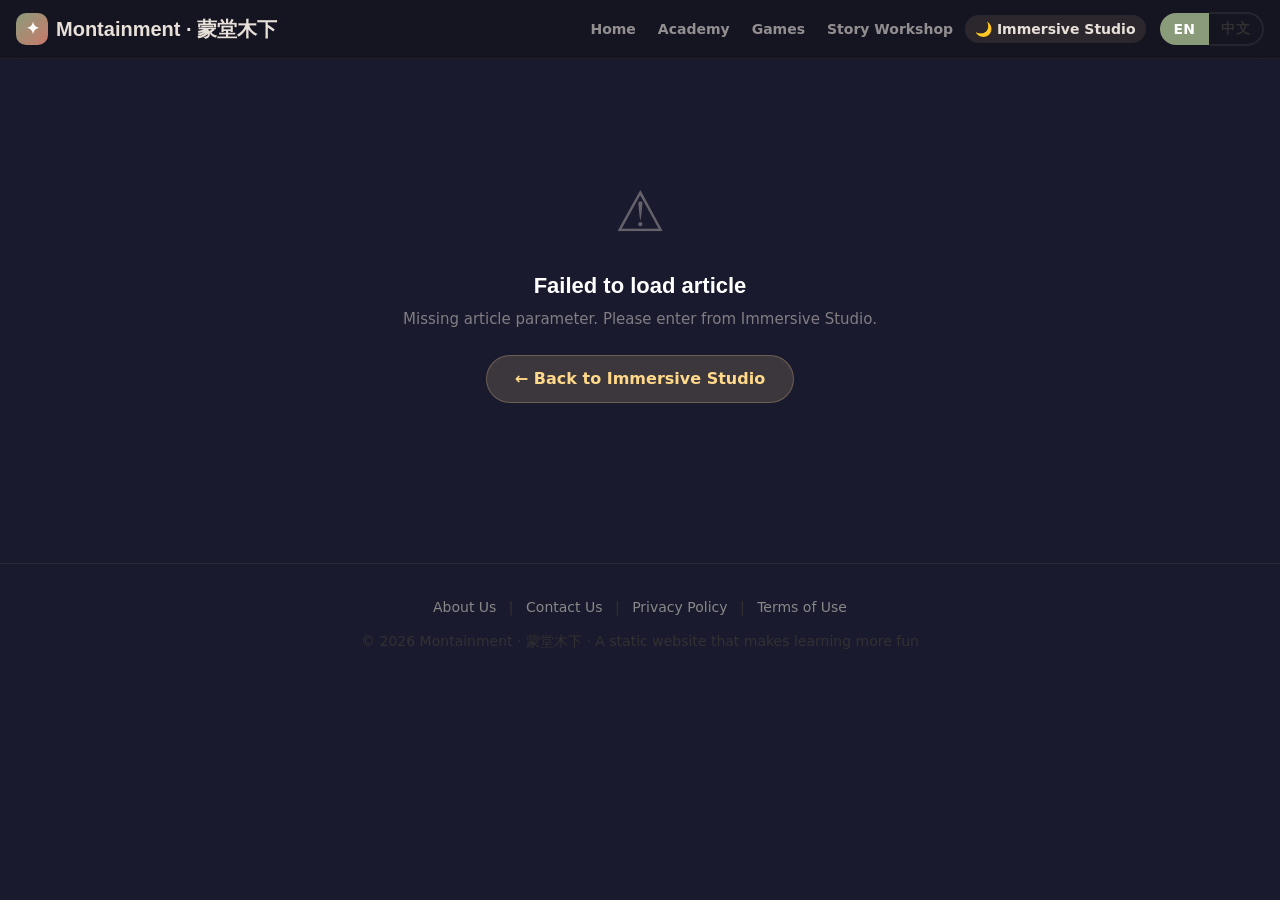
<file: article-read.html>
<!DOCTYPE html>
<html lang="zh-CN">
<head>
    <meta charset="UTF-8" />
    <meta name="viewport" content="width=device-width, initial-scale=1.0" />
    <title id="pageTitle">文章 · 蒙堂木下</title>
    <meta name="description" id="pageDesc" content="沉浸式工坊 · 长篇文章阅读" />
    <link rel="stylesheet" href="style.css" />
    <style>
        * { margin:0; padding:0; box-sizing:border-box; }
        body {
            background: #1a1a2e;
            font-family: 'Nunito', system-ui, sans-serif;
            min-height: 100vh;
            color: #e8e0d8;
            overflow-x: hidden;
        }

        /* ===== 顶部进度条 ===== */
        .reading-progress {
            position: fixed;
            top: 0;
            left: 0;
            height: 3px;
            width: 0%;
            background: linear-gradient(90deg, #c9a87c, #8a9b7a);
            z-index: 300;
            transition: width 0.1s ease;
        }

        /* ===== 导航栏 ===== */
        .site-header {
            position: sticky; top:0; z-index:100;
            background: rgba(20,20,30,0.7);
            backdrop-filter: blur(12px);
            border-bottom: 1px solid rgba(201,168,124,0.08);
        }
        .nav-bar {
            display: flex; align-items: center; justify-content: space-between;
            padding: 12px 16px; max-width: 1400px; margin:0 auto; min-height:56px;
        }
        .brand {
            display:flex; align-items:center; gap:8px;
            font-family:"Fredoka","Nunito",sans-serif; font-size:20px; font-weight:600;
            color:#e8e0d8; text-decoration:none; flex-shrink:0; white-space:nowrap;
        }
        .brand-mark {
            width:32px; height:32px; border-radius:10px;
            background:linear-gradient(135deg,#8a9b7a,#c97a6b);
            display:flex; align-items:center; justify-content:center;
            color:#fff; font-size:16px;
        }
        .nav-links {
            display:flex; align-items:center; gap:2px; flex-wrap:wrap;
            list-style:none; margin:0; padding:0;
        }
        .nav-links a {
            padding:6px 10px; border-radius:999px; font-weight:600;
            color:rgba(232,224,216,0.6); text-decoration:none; transition:0.2s;
            font-size:14px; white-space:nowrap;
        }
        .nav-links a:hover, .nav-links a.active {
            background:rgba(201,168,124,0.12); color:#e8e0d8;
        }
        .nav-toggle {
            display:none; background:transparent; border:1px solid rgba(255,255,255,0.1);
            color:#e8e0d8; font-size:22px; padding:4px 12px; border-radius:8px;
            cursor:pointer; flex-shrink:0;
        }

        /* ===== 主容器 ===== */
        .article-container {
            max-width: 1280px;
            margin: 0 auto;
            padding: 28px 24px 80px;
            position: relative;
            z-index: 1;
        }

        /* ===== 顶部返回栏 ===== */
        .article-topbar {
            display: flex;
            align-items: center;
            justify-content: space-between;
            flex-wrap: wrap;
            gap: 12px;
            margin-bottom: 20px;
        }
        .back-link {
            display: inline-flex;
            align-items: center;
            gap: 6px;
            padding: 8px 18px;
            border-radius: 30px;
            border: 1px solid rgba(201,168,124,0.25);
            background: rgba(45,42,36,0.6);
            backdrop-filter: blur(4px);
            color: rgba(232,224,216,0.9);
            text-decoration: none;
            font-size: 14px;
            font-weight: 600;
            transition: 0.2s;
        }
        .back-link:hover {
            background: rgba(201,168,124,0.2);
            border-color: rgba(201,168,124,0.5);
            color: #fff;
        }

        .article-meta-top {
            font-size: 13px;
            color: rgba(232,224,216,0.55);
            display: flex;
            align-items: center;
            gap: 12px;
            flex-wrap: wrap;
        }

        /* ===== 文章卡片：暖白"纸感"背景 ===== */
        .article-card {
            background: #faf8f4;
            border-radius: 24px;
            border: 1px solid rgba(201,168,124,0.2);
            box-shadow: 0 20px 60px rgba(0,0,0,0.5);
            overflow: hidden;
        }

        /* 文章封面 */
        .article-cover {
            width: 100%;
            aspect-ratio: 21/6;
            max-height: 320px;
            background: linear-gradient(145deg, #4a4640, #6a5f52);
            overflow: hidden;
            position: relative;
        }
        .article-cover img {
            width: 100%;
            height: 100%;
            object-fit: cover;
        }
        .article-cover .cover-fallback {
            position: absolute;
            inset: 0;
            display: flex;
            align-items: center;
            justify-content: center;
            font-size: 72px;
            opacity: 0.3;
        }

        /* 文章头部 */
        .article-header {
            padding: 32px 56px 22px;
            border-bottom: 1px solid rgba(138,155,122,0.15);
        }
        .article-category {
            display: inline-block;
            font-size: 12px;
            font-weight: 700;
            color: #8a6b3a;
            letter-spacing: 1.5px;
            text-transform: uppercase;
            background: rgba(201,168,124,0.18);
            padding: 4px 14px;
            border-radius: 20px;
            margin-bottom: 14px;
            border: 1px solid rgba(201,168,124,0.25);
        }
        .article-title {
            font-size: 34px;
            font-weight: 800;
            color: #1a1a2e;
            line-height: 1.3;
            margin-bottom: 14px;
            letter-spacing: -0.3px;
        }
        .article-byline {
            display: flex;
            align-items: center;
            gap: 16px;
            flex-wrap: wrap;
            font-size: 14px;
            color: #6b7a8f;
        }
        .article-byline .author {
            display: inline-flex;
            align-items: center;
            gap: 6px;
            color: #3d3a35;
            font-weight: 600;
        }

        /* 文章正文 */
        .article-body {
            padding: 36px 56px 48px;
            font-size: 17.5px;
            line-height: 2;
            color: #2c2c2c;
            font-family: 'Georgia', 'Noto Serif SC', 'Songti SC', 'Times New Roman', serif;
            word-wrap: break-word;
            overflow-wrap: break-word;
            letter-spacing: 0.2px;
        }

        .article-body h1,
        .article-body h2,
        .article-body h3,
        .article-body h4 {
            font-family: 'Nunito', system-ui, sans-serif;
            color: #1a1a2e;
            line-height: 1.45;
            margin-top: 1.8em;
            margin-bottom: 0.7em;
            font-weight: 700;
        }
        .article-body h1:first-child,
        .article-body h2:first-child,
        .article-body h3:first-child,
        .article-body h4:first-child {
            margin-top: 0;
        }
        .article-body h1 { font-size: 28px; }
        .article-body h2 {
            font-size: 24px;
            padding-left: 16px;
            border-left: 4px solid #c9a87c;
        }
        .article-body h3 { font-size: 20px; color: #8a6b3a; }
        .article-body h4 { font-size: 18px; }

        .article-body p {
            margin-bottom: 1.1em;
        }
        .article-body p:last-child {
            margin-bottom: 0;
        }

        .article-body strong {
            color: #c97a6b;
            font-weight: 700;
        }
        .article-body em {
            color: #8a6b3a;
            font-style: italic;
        }

        .article-body img {
            max-width: 100%;
            height: auto;
            border-radius: 12px;
            margin: 24px auto;
            display: block;
            box-shadow: 0 8px 30px rgba(0,0,0,0.15);
        }

        .article-body a {
            color: #2a6df4;
            text-decoration: none;
            border-bottom: 1px dashed rgba(42,109,244,0.4);
            transition: 0.2s;
        }
        .article-body a:hover {
            color: #1a4fd4;
            border-bottom-color: #1a4fd4;
        }

        .article-body blockquote {
            margin: 22px 0;
            padding: 16px 24px;
            border-left: 4px solid #c9a87c;
            background: #f5efe3;
            border-radius: 8px;
            font-style: italic;
            color: #4a4540;
        }
        .article-body blockquote p {
            margin-bottom: 0.6em;
        }
        .article-body blockquote p:last-child {
            margin-bottom: 0;
        }
        .article-body blockquote strong {
            color: #c97a6b;
        }

        .article-body ul,
        .article-body ol {
            margin: 16px 0 22px 28px;
            padding-left: 8px;
        }
        .article-body li {
            margin-bottom: 8px;
            line-height: 1.85;
        }

        .article-body code {
            background: rgba(201,168,124,0.15);
            padding: 2px 8px;
            border-radius: 6px;
            font-family: 'Courier New', monospace;
            font-size: 0.9em;
            color: #8a6b3a;
        }
        .article-body pre {
            background: #2d2a24;
            padding: 20px 24px;
            border-radius: 12px;
            overflow-x: auto;
            margin: 22px 0;
            border: 1px solid rgba(201,168,124,0.15);
        }
        .article-body pre code {
            background: none;
            padding: 0;
            color: #f0ebe3;
        }

        .article-body hr {
            border: none;
            height: 1px;
            background: linear-gradient(90deg, transparent, rgba(201,168,124,0.5), transparent);
            margin: 36px 0;
        }

        .article-body table {
            width: 100%;
            border-collapse: collapse;
            margin: 22px 0;
            font-size: 16px;
        }
        .article-body th,
        .article-body td {
            padding: 10px 16px;
            border: 1px solid rgba(138,155,122,0.2);
            text-align: left;
        }
        .article-body th {
            background: rgba(201,168,124,0.15);
            color: #8a6b3a;
            font-weight: 700;
        }

        /* ===== 文章底部 ===== */
        .article-footer {
            padding: 24px 56px 36px;
            border-top: 1px solid rgba(138,155,122,0.15);
            background: #f5f2ec;
            display: flex;
            justify-content: space-between;
            align-items: center;
            flex-wrap: wrap;
            gap: 16px;
        }
        .article-footer .footer-hint {
            font-size: 13px;
            color: #9a948a;
        }
        .article-footer .back-btn {
            display: inline-flex;
            align-items: center;
            gap: 8px;
            padding: 10px 24px;
            border-radius: 30px;
            background: rgba(201,168,124,0.2);
            border: 1px solid rgba(201,168,124,0.35);
            color: #8a6b3a;
            text-decoration: none;
            font-size: 14px;
            font-weight: 600;
            transition: 0.2s;
        }
        .article-footer .back-btn:hover {
            background: rgba(201,168,124,0.4);
            color: #5a4a2a;
        }

        /* 🆕 ===== 全局合规页脚 ===== */
        .global-footer {
            text-align: center;
            padding: 30px 20px;
            margin-top: 20px;
            border-top: 1px solid rgba(255,255,255,0.05);
        }
        .global-footer .legal-links {
            margin-bottom: 12px;
            font-size: 14px;
        }
        .global-footer .legal-links a {
            color: #888;
            text-decoration: none;
            margin: 0 10px;
            transition: 0.2s;
        }
        .global-footer .legal-links a:hover {
            color: #e8e0d8;
        }
        .global-footer .copyright {
            color: #666;
            font-size: 13px;
        }

        /* ===== 加载 / 错误状态 ===== */
        .loading-box,
        .error-box {
            text-align: center;
            padding: 80px 20px;
            color: rgba(232,224,216,0.6);
        }
        .loading-box .spinner {
            display: inline-block;
            width: 44px;
            height: 44px;
            border: 4px solid rgba(201,168,124,0.2);
            border-top-color: #d4b87a;
            border-radius: 50%;
            animation: spin 0.8s linear infinite;
            margin-bottom: 16px;
        }
        @keyframes spin { to { transform: rotate(360deg); } }

        .error-box .icon {
            font-size: 56px;
            margin-bottom: 16px;
            opacity: 0.6;
        }
        .error-box h3 {
            font-size: 22px;
            color: #fff;
            margin-bottom: 8px;
        }
        .error-box p {
            font-size: 15px;
            color: rgba(232,224,216,0.5);
            margin-bottom: 24px;
        }
        .error-box a {
            display: inline-block;
            padding: 10px 28px;
            border-radius: 30px;
            background: rgba(201,168,124,0.2);
            border: 1px solid rgba(201,168,124,0.35);
            color: #ffd88a;
            text-decoration: none;
            font-weight: 600;
            transition: 0.2s;
        }
        .error-box a:hover {
            background: rgba(201,168,124,0.35);
            color: #fff;
        }

        /* 语言缺失提示（暖白卡片风格，配合文章卡片） */
        .no-lang-box {
            background: #faf8f4;
            border-radius: 24px;
            border: 1px solid rgba(201,168,124,0.2);
            box-shadow: 0 20px 60px rgba(0,0,0,0.5);
            padding: 60px 40px;
            text-align: center;
            color: #4a4540;
        }
        .no-lang-box .icon {
            font-size: 56px;
            margin-bottom: 16px;
            opacity: 0.5;
        }
        .no-lang-box h3 {
            font-size: 22px;
            color: #1a1a2e;
            margin-bottom: 10px;
            font-weight: 700;
        }
        .no-lang-box p {
            font-size: 15px;
            color: #6b7a8f;
            margin-bottom: 24px;
        }
        .no-lang-box .actions {
            display: flex;
            gap: 12px;
            justify-content: center;
            flex-wrap: wrap;
        }
        .no-lang-box .btn {
            padding: 10px 24px;
            border-radius: 30px;
            font-size: 14px;
            font-weight: 600;
            text-decoration: none;
            cursor: pointer;
            border: none;
            font-family: inherit;
            transition: 0.2s;
            display: inline-flex;
            align-items: center;
            gap: 6px;
        }
        .no-lang-box .btn-primary {
            background: #c97a6b;
            color: #fff;
        }
        .no-lang-box .btn-primary:hover {
            background: #b86a5b;
            transform: translateY(-2px);
        }
        .no-lang-box .btn-outline {
            background: transparent;
            border: 2px solid #dce4ef;
            color: #3d3a35;
        }
        .no-lang-box .btn-outline:hover {
            background: #f2f6fd;
        }

        /* ===== 回到顶部 ===== */
        .back-to-top {
            position: fixed;
            bottom: 32px;
            right: 32px;
            width: 48px;
            height: 48px;
            border-radius: 50%;
            background: rgba(201,168,124,0.2);
            border: 1px solid rgba(201,168,124,0.35);
            color: #ffd88a;
            font-size: 20px;
            cursor: pointer;
            display: none;
            align-items: center;
            justify-content: center;
            transition: 0.2s;
            z-index: 90;
            backdrop-filter: blur(8px);
        }
        .back-to-top:hover {
            background: rgba(201,168,124,0.4);
            color: #fff;
            transform: translateY(-2px);
        }
        .back-to-top.visible { display: flex; }

        /* ===== 响应式 ===== */
        @media (max-width: 1024px) {
            .article-body { padding: 32px 40px 40px; }
            .article-header { padding: 28px 40px 20px; }
            .article-footer { padding: 22px 40px 32px; }
        }

        @media (max-width: 720px) {
            .nav-links {
                position:absolute; top:100%; left:0; right:0;
                background:rgba(20,20,30,0.98);
                flex-direction:column; align-items:stretch;
                padding:12px 24px 20px;
                border-bottom:1px solid rgba(201,168,124,0.06);
                display:none; box-shadow:0 8px 24px rgba(0,0,0,0.3);
            }
            .nav-links.open { display:flex; }
            .nav-links a { text-align:center; padding:12px 16px; }
            .nav-toggle { display:block; }

            .article-container { padding: 16px 10px 60px; }
            .article-header { padding: 22px 20px 16px; }
            .article-title { font-size: 23px; }
            .article-body {
                padding: 22px 20px 28px;
                font-size: 16px;
                line-height: 1.9;
            }
            .article-body h1 { font-size: 22px; }
            .article-body h2 { font-size: 19px; }
            .article-body h3 { font-size: 17px; }
            .article-footer { padding: 18px 20px 26px; }
            .article-cover { aspect-ratio: 16/9; max-height: none; }

            .back-to-top {
                bottom: 20px;
                right: 20px;
                width: 42px;
                height: 42px;
                font-size: 18px;
            }

            .no-lang-box { padding: 40px 24px; }
        }

        @media (max-width: 420px) {
            .article-title { font-size: 20px; }
            .article-body { font-size: 15px; padding: 18px 16px 24px; }
        }
    </style>
</head>
<body>

    <div class="reading-progress" id="readingProgress"></div>

    <header class="site-header">
        <nav class="nav-bar">
            <a href="index.html" class="brand">
                <span class="brand-mark">✦</span>
                Montainment · 蒙堂木下
            </a>
            <ul class="nav-links">
                <li><a href="index.html" data-i18n="nav.home">首页</a></li>
                <li><a href="quiz.html" data-i18n="nav.quiz">语言测验</a></li>
                <li><a href="game.html" data-i18n="nav.game">游戏</a></li>
                <li><a href="story.html" data-i18n="nav.story">故事工坊</a></li>
                <li><a href="immersive.html" class="active" data-i18n="nav.immersive">🌙 沉浸式工坊</a></li>
            </ul>
            <button class="nav-toggle" aria-label="打开菜单" aria-expanded="false">☰</button>
        </nav>
    </header>

    <main>
        <div class="article-container" id="articleContainer">
            <div class="loading-box">
                <div class="spinner"></div>
                <div>⏳ 加载中...</div>
            </div>
        </div>
    </main>

    <!-- 🆕 ============ 全局合规页脚 ============ -->
      <!-- 🆕 统一格式的合规页脚 -->
  <footer class="site-footer">
    <div class="container" style="text-align: center;">
      <div style="margin-bottom: 12px; font-size: 14px;">
        <a href="about.html" style="color: #888; text-decoration: none; margin: 0 8px; transition: 0.2s;" onmouseover="this.style.color='#1a1a2e'" onmouseout="this.style.color='#888'" data-i18n="footer.about">关于我们</a> | 
        <a href="contact.html" style="color: #888; text-decoration: none; margin: 0 8px; transition: 0.2s;" onmouseover="this.style.color='#1a1a2e'" onmouseout="this.style.color='#888'" data-i18n="footer.contact">联系我们</a> |
        <a href="privacy.html" style="color: #888; text-decoration: none; margin: 0 8px; transition: 0.2s;" onmouseover="this.style.color='#1a1a2e'" onmouseout="this.style.color='#888'" data-i18n="footer.privacy">隐私政策</a> | 
        <a href="terms.html" style="color: #888; text-decoration: none; margin: 0 8px; transition: 0.2s;" onmouseover="this.style.color='#1a1a2e'" onmouseout="this.style.color='#888'" data-i18n="footer.terms">使用条款</a>
      </div>
      <div data-i18n="common.footer">© 2026 Montainment · 蒙堂木下 · 一个让学习更好玩的静态网站</div>
    </div>
  </footer>

    <button class="back-to-top" id="backToTop" aria-label="回到顶部">↑</button>

    <script src="i18n.js"></script>
    <script src="common.js"></script>
    <script>
        (function() {
            const container = document.getElementById('articleContainer');
            const pageTitle = document.getElementById('pageTitle');
            const pageDesc = document.getElementById('pageDesc');
            const progressBar = document.getElementById('readingProgress');
            const backToTopBtn = document.getElementById('backToTop');

            let currentArticle = null;

            // ============================================================
            //  📝 Markdown 解析器
            // ============================================================
            function escapeHtml(str) {
                return String(str)
                    .replace(/&/g, '&amp;')
                    .replace(/</g, '&lt;')
                    .replace(/>/g, '&gt;');
            }

            function applyInlineFormatting(text) {
                text = text.replace(/!\[([^\]]*)\]\(([^)]+)\)/g, '<img src="$2" alt="$1">');
                text = text.replace(/\[([^\]]+)\]\(([^)]+)\)/g, '<a href="$2" target="_blank" rel="noopener">$1</a>');
                text = text.replace(/\*\*\*(.+?)\*\*\*/g, '<strong><em>$1</em></strong>');
                text = text.replace(/\*\*(.+?)\*\*/g, '<strong>$1</strong>');
                text = text.replace(/(^|[^*])\*([^*\n]+?)\*/g, '$1<em>$2</em>');
                text = text.replace(/___(.+?)___/g, '<strong><em>$1</em></strong>');
                text = text.replace(/__(.+?)__/g, '<strong>$1</strong>');
                text = text.replace(/(^|[^_])_([^_\n]+?)_/g, '$1<em>$2</em>');
                text = text.replace(/`([^`]+)`/g, '<code>$1</code>');
                return text;
            }

            function parseMarkdown(text) {
                if (!text) return '';
                let escaped = escapeHtml(text);

                const codeBlocks = [];
                escaped = escaped.replace(/```([\s\S]*?)```/g, function(m, code) {
                    codeBlocks.push(code.replace(/^\n+|\n+$/g, ''));
                    return '\u0000CODEBLOCK' + (codeBlocks.length - 1) + '\u0000';
                });

                const lines = escaped.split('\n');
                const html = [];
                let listState = null;

                function closeList() {
                    if (listState === 'ul') html.push('</ul>');
                    else if (listState === 'ol') html.push('</ol>');
                    else if (listState === 'blockquote') html.push('</blockquote>');
                    listState = null;
                }

                for (let i = 0; i < lines.length; i++) {
                    const line = lines[i];
                    const trimmed = line.trim();

                    if (trimmed === '') { closeList(); continue; }

                    const codeMatch = trimmed.match(/^\u0000CODEBLOCK(\d+)\u0000$/);
                    if (codeMatch) {
                        closeList();
                        html.push('<pre><code>' + codeBlocks[parseInt(codeMatch[1], 10)] + '</code></pre>');
                        continue;
                    }

                    let m;

                    if ((m = trimmed.match(/^###\s+(.+)$/))) { closeList(); html.push('<h3>' + applyInlineFormatting(m[1]) + '</h3>'); continue; }
                    if ((m = trimmed.match(/^##\s+(.+)$/)))  { closeList(); html.push('<h2>' + applyInlineFormatting(m[1]) + '</h2>'); continue; }
                    if ((m = trimmed.match(/^#\s+(.+)$/)))   { closeList(); html.push('<h1>' + applyInlineFormatting(m[1]) + '</h1>'); continue; }

                    if (/^---+$/.test(trimmed)) { closeList(); html.push('<hr>'); continue; }

                    if ((m = trimmed.match(/^&gt;\s?(.*)$/))) {
                        if (listState !== 'blockquote') { closeList(); html.push('<blockquote>'); listState = 'blockquote'; }
                        if (m[1].trim()) html.push('<p>' + applyInlineFormatting(m[1]) + '</p>');
                        continue;
                    }

                    if ((m = trimmed.match(/^[-*+]\s+(.+)$/))) {
                        if (listState !== 'ul') { closeList(); html.push('<ul>'); listState = 'ul'; }
                        html.push('<li>' + applyInlineFormatting(m[1]) + '</li>');
                        continue;
                    }

                    if ((m = trimmed.match(/^\d+\.\s+(.+)$/))) {
                        if (listState !== 'ol') { closeList(); html.push('<ol>'); listState = 'ol'; }
                        html.push('<li>' + applyInlineFormatting(m[1]) + '</li>');
                        continue;
                    }

                    closeList();
                    html.push('<p>' + applyInlineFormatting(trimmed) + '</p>');
                }

                closeList();
                return html.join('\n');
            }

            function getParam(name) {
                const url = new URL(window.location.href);
                return url.searchParams.get(name);
            }

            // ============================================================
            //  双语支持
            // ============================================================
            function getLocalizedArticle(item) {
                const lang = i18n.currentLang || 'zh';
                if (lang === 'zh') {
                    return {
                        title: item.title || '',
                        category: item.category || '',
                        preview: item.preview || '',
                        content: item.content || ''
                    };
                } else {
                    return {
                        title: item.titleEn || '',
                        category: item.categoryEn || '',
                        preview: item.previewEn || '',
                        content: item.contentEn || ''
                    };
                }
            }

            function hasArticleLang(item) {
                const loc = getLocalizedArticle(item);
                return !!(loc.title && loc.content);
            }

            // ============================================================
            //  渲染
            // ============================================================
            function renderError(message) {
                container.innerHTML = `
                    <div class="error-box">
                        <div class="icon">⚠️</div>
                        <h3>${i18n.t('articleread.error_title')}</h3>
                        <p>${message || ''}</p>
                        <a href="immersive.html">← ${i18n.t('articleread.back_to_immersive')}</a>
                    </div>
                `;
                document.title = i18n.t('articleread.error_title') + ' · Montainment';
            }

            // 语言缺失提示
            function renderNoLang(item) {
                const lang = i18n.currentLang || 'zh';

                const titleText = lang === 'zh' ? '暂无中文版本' : 'No English version available';
                const descText = lang === 'zh'
                    ? '这篇文章只有英文版本。'
                    : 'This article is only available in Chinese.';
                const switchBtnText = lang === 'zh' ? '🇬🇧 查看英文版' : '🇨🇳 查看中文版';
                const backText = i18n.t('articleread.back_to_immersive');
                const switchLang = lang === 'zh' ? 'en' : 'zh';

                container.innerHTML = `
                    <div class="article-topbar">
                        <a href="immersive.html" class="back-link">← ${backText}</a>
                    </div>
                    <div class="no-lang-box">
                        <div class="icon">🌐</div>
                        <h3>${titleText}</h3>
                        <p>${descText}</p>
                        <div class="actions">
                            <button class="btn btn-primary" id="switchLangBtn">${switchBtnText}</button>
                            <a href="immersive.html" class="btn btn-outline">${backText}</a>
                        </div>
                    </div>
                `;

                document.getElementById('switchLangBtn').addEventListener('click', function() {
                    i18n.setLang(switchLang);
                });

                document.title = titleText + ' · Montainment';
            }

            function renderArticle(item) {
                if (!hasArticleLang(item)) {
                    renderNoLang(item);
                    return;
                }

                currentArticle = item;
                const loc = getLocalizedArticle(item);
                const author = item.author || '蒙堂木下';

                document.title = loc.title + ' · Montainment';
                if (pageDesc) pageDesc.content = loc.preview || loc.title;

                const hasCover = item.cover && item.cover.trim() !== '';
                const coverHtml = hasCover
                    ? `<img src="${item.cover}" alt="${loc.title}" />`
                    : `<div class="cover-fallback">📄</div>`;

                const contentHtml = parseMarkdown(loc.content);

                container.innerHTML = `
                    <div class="article-topbar">
                        <a href="immersive.html" class="back-link">
                            ← ${i18n.t('articleread.back_to_immersive')}
                        </a>
                        <div class="article-meta-top">
                            <span class="meta-item">${i18n.t('immersive.type_article')}</span>
                            <span class="meta-item">👤 ${author}</span>
                        </div>
                    </div>

                    <article class="article-card">
                        <div class="article-cover">
                            ${coverHtml}
                        </div>
                        <div class="article-header">
                            ${loc.category ? `<span class="article-category">${loc.category}</span>` : ''}
                            <h1 class="article-title">${loc.title}</h1>
                            <div class="article-byline">
                                <span class="author">👤 ${author}</span>
                                <span id="readingTime">📖 --</span>
                            </div>
                        </div>
                        <div class="article-body" id="articleBody">
                            ${contentHtml}
                        </div>
                        <div class="article-footer">
                            <span class="footer-hint">✦ Montainment · 蒙堂木下</span>
                            <a href="immersive.html" class="back-btn">
                                ← ${i18n.t('articleread.back_to_immersive')}
                            </a>
                        </div>
                    </article>
                `;

                calculateReadingTime();
                window.scrollTo({ top: 0, behavior: 'instant' });
            }

            function calculateReadingTime() {
                const body = document.getElementById('articleBody');
                const el = document.getElementById('readingTime');
                if (!body || !el) return;
                const text = body.textContent || '';
                const minutes = Math.max(1, Math.round(text.length / 350));
                el.textContent = `📖 ${i18n.t('articleread.reading_time_estimate')} ${minutes} ${i18n.t('articleread.minutes')}`;
            }

            function loadArticle() {
                const articleIdx = getParam('article');
                if (articleIdx === null || articleIdx === '') {
                    renderError(i18n.t('articleread.no_param'));
                    return;
                }
                const idx = parseInt(articleIdx, 10);
                if (isNaN(idx)) {
                    renderError(i18n.t('articleread.invalid_param'));
                    return;
                }
                fetch('data/immersive.json')
                    .then(res => {
                        if (!res.ok) throw new Error('immersive.json 不存在');
                        return res.json();
                    })
                    .then(data => {
                        const items = data.items || [];
                        const item = items[idx];
                        if (!item) { renderError(i18n.t('articleread.not_found')); return; }
                        if (item.type !== 'article') { renderError(i18n.t('articleread.not_article')); return; }
                        renderArticle(item);
                    })
                    .catch(err => {
                        console.error('加载文章失败:', err);
                        renderError(err.message || i18n.t('articleread.loading_failed'));
                    });
            }

            function updateProgress() {
                const scrollTop = window.scrollY || document.documentElement.scrollTop;
                const docHeight = document.documentElement.scrollHeight - document.documentElement.clientHeight;
                const percent = docHeight > 0 ? (scrollTop / docHeight) * 100 : 0;
                progressBar.style.width = percent + '%';
                if (scrollTop > 400) backToTopBtn.classList.add('visible');
                else backToTopBtn.classList.remove('visible');
            }

            window.addEventListener('scroll', updateProgress, { passive: true });

            backToTopBtn.addEventListener('click', function() {
                window.scrollTo({ top: 0, behavior: 'smooth' });
            });

            document.addEventListener('languageChanged', function() {
                if (currentArticle) renderArticle(currentArticle);
            });

            // 🆕 启动
            if (document.readyState === 'loading') {
                document.addEventListener('DOMContentLoaded', loadArticle);
            } else {
                loadArticle();
            }

        })();
    </script>

</body>
</html>
</file>
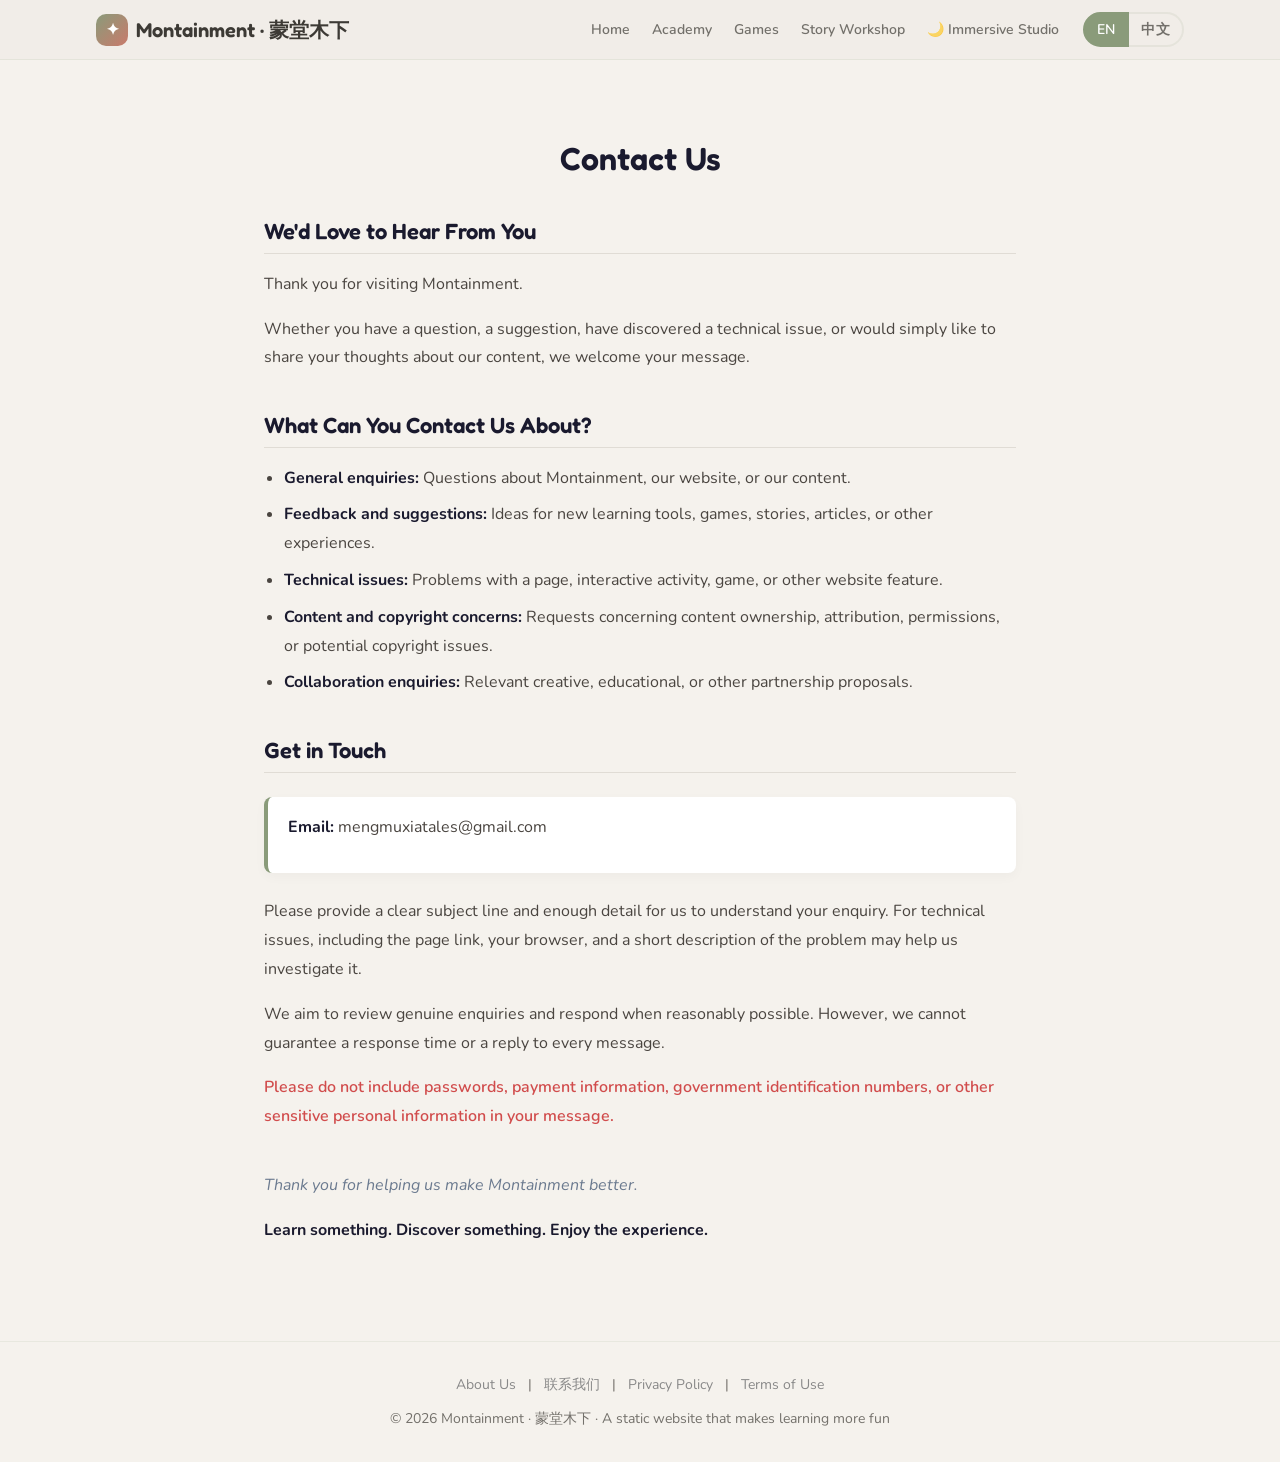
<file: contact.html>
<!DOCTYPE html>
<html lang="zh-CN">
<head>
  <meta charset="UTF-8" />
  <meta name="viewport" content="width=device-width, initial-scale=1.0" />
  <title>联系我们 | Montainment</title>
  <link rel="preconnect" href="https://fonts.googleapis.com" />
  <link href="https://fonts.googleapis.com/css2?family=Fredoka:wght@500;600;700&family=Nunito:wght@400;600;700;800&display=swap" rel="stylesheet" />
  <link rel="stylesheet" href="style.css" />
  <style>
    body { background: #f5f2ed; font-family: 'Nunito', system-ui, sans-serif; min-height: 100vh; }
    
    .legal-container { max-width: 800px; margin: 60px auto; padding: 20px 24px; color: #333; line-height: 1.8; min-height: 60vh; }
    
    .legal-container h1 { font-size: 32px; color: #1a1a2e; margin-bottom: 24px; text-align: center; }
    .legal-container h2 { font-size: 22px; color: #1a1a2e; margin: 40px 0 16px; border-bottom: 1px solid #e0dcd5; padding-bottom: 8px; }
    .legal-container h3 { font-size: 18px; color: #3d3a35; margin: 24px 0 12px; }
    .legal-container p { margin-bottom: 16px; font-size: 16px; color: #4a4540; }
    .legal-container strong { color: #1a1a2e; font-weight: 700; }
    .legal-container ul { margin-bottom: 16px; padding-left: 20px; }
    .legal-container li { margin-bottom: 8px; font-size: 16px; color: #4a4540; }
    
    .highlight-box {
      background: #fff;
      border-left: 4px solid #8a9b7a;
      padding: 16px 20px;
      border-radius: 8px;
      margin: 24px 0;
      box-shadow: 0 4px 12px rgba(0,0,0,0.03);
    }
    
    /* 内容隐藏/显示逻辑 */
    .lang-content { display: none; }
    .lang-content.active { display: block; animation: fadeIn 0.3s ease; }
    @keyframes fadeIn { from { opacity: 0; transform: translateY(5px); } to { opacity: 1; transform: translateY(0); } }
  </style>
</head>
<body>

  <!-- ============ 顶部导航栏 ============ -->
  <header class="site-header">
    <nav class="nav-bar">
      <a href="index.html" class="brand">
        <span class="brand-mark">✦</span>
        Montainment · 蒙堂木下
      </a>
      <ul class="nav-links">
        <li><a href="index.html" data-i18n="nav.home">首页</a></li>
        <li><a href="quiz.html" data-i18n="nav.quiz">学堂</a></li>
        <li><a href="game.html" data-i18n="nav.game">游戏</a></li>
        <li><a href="story.html" data-i18n="nav.story">故事工坊</a></li>
        <li><a href="immersive.html" data-i18n="nav.immersive">🌙 沉浸式工坊</a></li>
      </ul>
      <button class="nav-toggle" aria-label="打开菜单" aria-expanded="false">☰</button>
    </nav>
  </header>

  <main class="legal-container">
    
    <!-- ===== 中文内容区 ===== -->
    <div id="content-zh" class="lang-content">
      <h1>联系我们</h1>
      
      <h2>欢迎与你交流</h2>
      <p>感谢你访问 Montainment。</p>
      <p>无论你有任何疑问、建议、发现了技术问题，或只是想分享你对网站内容的想法，我们都欢迎你的来信。</p>

      <h2>你可以联系哪些事项？</h2>
      <ul>
        <li><strong>一般咨询：</strong>关于 Montainment、网站功能或内容的问题。</li>
        <li><strong>意见与建议：</strong>对新学习工具、游戏、故事、文章或其他体验的建议。</li>
        <li><strong>技术问题：</strong>页面、互动活动、游戏或其他网站功能无法正常运作。</li>
        <li><strong>内容与版权事项：</strong>关于内容所有权、署名、使用许可或潜在版权问题的咨询。</li>
        <li><strong>合作咨询：</strong>与创意、教育或其他相关领域有关的合作提案。</li>
      </ul>

      <h2>联系方式</h2>
      <div class="highlight-box">
        <p><strong>电子邮件：</strong> mengmuxiatales@gmail.com</p>
      </div>
      <p>请尽量使用清楚的邮件主题，并提供足够的信息，以便我们理解你的问题。如果你遇到技术问题，可以附上相关页面链接、使用的浏览器，以及问题的简短描述，帮助我们进行检查。</p>
      <p>我们会尽可能查看合理的咨询，并在可行的情况下回复。不过，我们无法保证固定的回复时间，也无法保证每封邮件都能获得回复。</p>
      <p style="color: #d14c4c; font-weight: 600;">请勿在邮件中提供密码、付款资料、政府身份证号码或其他敏感个人信息。</p>
      
      <p style="margin-top: 40px; font-style: italic; color: #6b7a8f;">感谢你帮助 Montainment 持续改善。</p>
      <p><strong>学习一点，发现一点，享受当下。</strong></p>
    </div>

    <!-- ===== 英文内容区 ===== -->
    <div id="content-en" class="lang-content">
      <h1>Contact Us</h1>
      
      <h2>We'd Love to Hear From You</h2>
      <p>Thank you for visiting Montainment.</p>
      <p>Whether you have a question, a suggestion, have discovered a technical issue, or would simply like to share your thoughts about our content, we welcome your message.</p>

      <h2>What Can You Contact Us About?</h2>
      <ul>
        <li><strong>General enquiries:</strong> Questions about Montainment, our website, or our content.</li>
        <li><strong>Feedback and suggestions:</strong> Ideas for new learning tools, games, stories, articles, or other experiences.</li>
        <li><strong>Technical issues:</strong> Problems with a page, interactive activity, game, or other website feature.</li>
        <li><strong>Content and copyright concerns:</strong> Requests concerning content ownership, attribution, permissions, or potential copyright issues.</li>
        <li><strong>Collaboration enquiries:</strong> Relevant creative, educational, or other partnership proposals.</li>
      </ul>

      <h2>Get in Touch</h2>
      <div class="highlight-box">
        <p><strong>Email:</strong> mengmuxiatales@gmail.com</p>
      </div>
      <p>Please provide a clear subject line and enough detail for us to understand your enquiry. For technical issues, including the page link, your browser, and a short description of the problem may help us investigate it.</p>
      <p>We aim to review genuine enquiries and respond when reasonably possible. However, we cannot guarantee a response time or a reply to every message.</p>
      <p style="color: #d14c4c; font-weight: 600;">Please do not include passwords, payment information, government identification numbers, or other sensitive personal information in your message.</p>
      
      <p style="margin-top: 40px; font-style: italic; color: #6b7a8f;">Thank you for helping us make Montainment better.</p>
      <p><strong>Learn something. Discover something. Enjoy the experience.</strong></p>
    </div>

  </main>

  <!-- ============ 页脚 ============ -->
  <footer class="site-footer">
    <div class="container" style="text-align: center;">
      <div style="margin-bottom: 12px; font-size: 14px;">
        <a href="about.html" style="color: #888; text-decoration: none; margin: 0 8px; transition: 0.2s;" onmouseover="this.style.color='#1a1a2e'" onmouseout="this.style.color='#888'" data-i18n="footer.about">关于我们</a> | 
        <a href="contact.html" style="color: #888; text-decoration: none; margin: 0 8px; transition: 0.2s;" onmouseover="this.style.color='#1a1a2e'" onmouseout="this.style.color='#888'">联系我们</a> |
        <a href="privacy.html" style="color: #888; text-decoration: none; margin: 0 8px; transition: 0.2s;" onmouseover="this.style.color='#1a1a2e'" onmouseout="this.style.color='#888'" data-i18n="footer.privacy">隐私政策</a> | 
        <a href="terms.html" style="color: #888; text-decoration: none; margin: 0 8px; transition: 0.2s;" onmouseover="this.style.color='#1a1a2e'" onmouseout="this.style.color='#888'" data-i18n="footer.terms">使用条款</a>
      </div>
      <div data-i18n="common.footer">© 2026 Montainment · 蒙堂木下 · 一个让学习更好玩的静态网站</div>
    </div>
  </footer>

  <script src="i18n.js"></script>
  <script src="common.js"></script>
  <script>
    // 监听语言切换，显示对应内容
    function updateLegalContent() {
      const lang = window.i18n ? i18n.currentLang : 'en';
      
      document.querySelectorAll('.lang-content').forEach(el => {
        el.classList.remove('active');
      });
      
      const activeContent = document.getElementById('content-' + lang);
      if (activeContent) {
        activeContent.classList.add('active');
      }
    }

    document.addEventListener('DOMContentLoaded', updateLegalContent);
    document.addEventListener('languageChanged', updateLegalContent);
  </script>

</body>
</html>
</file>
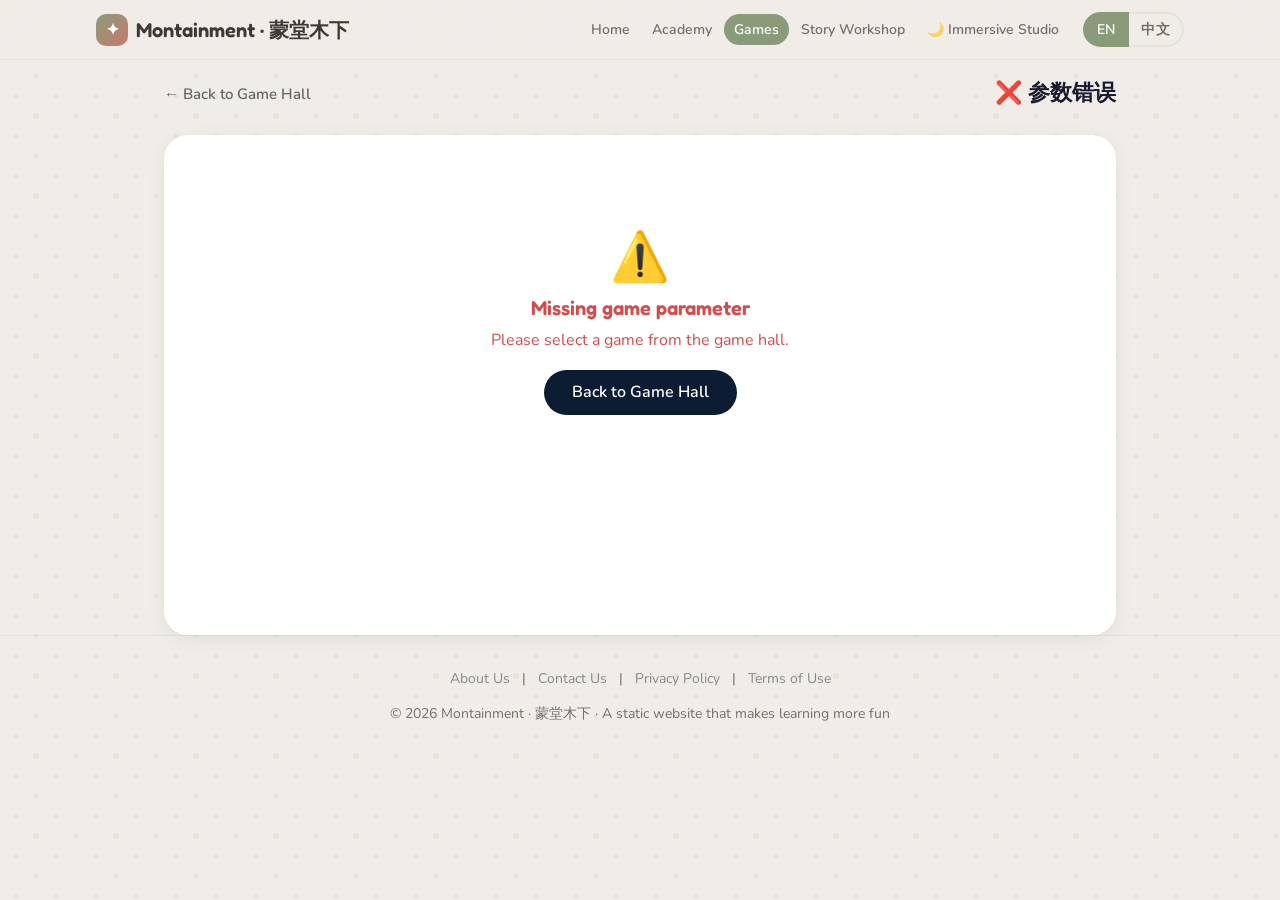
<file: game-play.html>
<!DOCTYPE html>
<html lang="zh-CN">
<head>
  <meta charset="UTF-8" />
  <meta name="viewport" content="width=device-width, initial-scale=1.0" />
  <title id="pageTitle">游戏 · Montainment</title>
  <meta name="description" id="pageDesc" content="游戏页面" />
  <link rel="preconnect" href="https://fonts.googleapis.com" />
  <link href="https://fonts.googleapis.com/css2?family=Fredoka:wght@500;600;700&family=Nunito:wght@400;600;700;800&display=swap" rel="stylesheet" />
  <link rel="stylesheet" href="style.css" />
  <style>
    .game-play-container { max-width: 1000px; margin: 0 auto; }
    .game-header {
      display: flex; justify-content: space-between; align-items: center;
      flex-wrap: wrap; gap: 12px; margin-bottom: 16px; padding: 16px 0 8px;
    }
    .game-header .back-link {
      display: inline-flex; align-items: center; gap: 6px;
      color: #666; text-decoration: none; font-weight: 600; font-size: 15px; transition: 0.2s;
    }
    .game-header .back-link:hover { color: #1a1a2e; }
    .game-header .game-title { font-size: 22px; font-weight: 700; color: #1a1a2e; }

    .game-wrapper {
      background: #fff; border-radius: 24px; padding: 24px 28px 32px;
      box-shadow: 0 4px 20px rgba(0,0,0,0.06); min-height: 500px; position: relative;
    }
    .game-wrapper .loading { text-align: center; padding: 60px 20px; color: #888; font-size: 16px; }
    .game-wrapper .loading .spinner {
      display: inline-block; width: 40px; height: 40px;
      border: 4px solid #eef2f7; border-top-color: #2a6df4; border-radius: 50%;
      animation: spin 0.8s linear infinite; margin-bottom: 12px;
    }
    @keyframes spin { to { transform: rotate(360deg); } }
    .game-wrapper .error { text-align: center; padding: 60px 20px; color: #d14c4c; }
    .game-wrapper .error h3 { font-size: 20px; margin-bottom: 8px; }

    /* ===== 🆕 更多游戏推荐区域 ===== */
    .game-recommendations {
      margin-top: 40px;
      padding-top: 24px;
      border-top: 1px solid rgba(138, 155, 122, 0.12);
    }
    .game-recommendations .rec-title {
      font-size: 18px;
      font-weight: 700;
      color: #1a1a2e;
      margin-bottom: 16px;
      display: flex;
      align-items: center;
      gap: 8px;
    }
    .game-recommendations .rec-grid {
      display: grid;
      grid-template-columns: repeat(auto-fill, minmax(160px, 1fr));
      gap: 16px;
    }
    .game-recommendations .rec-card {
      background: #faf8f5;
      border-radius: 16px;
      overflow: hidden;
      text-decoration: none;
      color: inherit;
      border: 1px solid rgba(138, 155, 122, 0.08);
      transition: transform 0.25s ease, box-shadow 0.25s ease;
      display: flex;
      flex-direction: column;
    }
    .game-recommendations .rec-card:hover {
      transform: translateY(-4px);
      box-shadow: 0 8px 24px rgba(61, 58, 53, 0.08);
      border-color: rgba(138, 155, 122, 0.2);
    }
    .game-recommendations .rec-card .rec-cover {
      width: 100%;
      aspect-ratio: 16/9;
      background: linear-gradient(145deg, #3d3a35, #5a4f45);
      display: flex;
      align-items: center;
      justify-content: center;
      font-size: 36px;
      color: rgba(255,255,255,0.3);
      overflow: hidden;
    }
    .game-recommendations .rec-card .rec-cover img {
      width: 100%;
      height: 100%;
      object-fit: cover;
    }
    .game-recommendations .rec-card .rec-cover .rec-emoji {
      font-size: 52px;
      opacity: 0.5;
      display: flex;
      align-items: center;
      justify-content: center;
      width: 100%;
      height: 100%;
      background: linear-gradient(145deg, #3d3a35, #5a4f45);
    }
    .game-recommendations .rec-card .rec-info {
      padding: 12px 14px 14px;
      flex: 1;
    }
    .game-recommendations .rec-card .rec-info .rec-title-text {
      font-size: 15px;
      font-weight: 700;
      color: #1a1a2e;
      display: -webkit-box;
      -webkit-line-clamp: 1;
      -webkit-box-orient: vertical;
      overflow: hidden;
    }
    .game-recommendations .rec-card .rec-info .rec-desc {
      font-size: 13px;
      color: rgba(61, 58, 53, 0.5);
      display: -webkit-box;
      -webkit-line-clamp: 1;
      -webkit-box-orient: vertical;
      overflow: hidden;
      margin-top: 2px;
    }
    .game-recommendations .rec-empty {
      color: rgba(61, 58, 53, 0.3);
      text-align: center;
      padding: 20px 0;
      grid-column: 1 / -1;
    }

    /* 🆕 平台提示弹窗（与 game.html 保持一致） */
    .platform-modal-overlay {
      position: fixed;
      inset: 0;
      background: rgba(11, 28, 51, 0.55);
      -webkit-backdrop-filter: blur(6px);
      backdrop-filter: blur(6px);
      display: none;
      align-items: center;
      justify-content: center;
      z-index: 9999;
      padding: 20px;
    }
    .platform-modal-overlay.active { display: flex; }
    .platform-modal-box {
      background: #fff;
      border-radius: 24px;
      padding: 32px 28px 24px;
      max-width: 400px;
      width: 100%;
      text-align: center;
      box-shadow: 0 24px 60px rgba(0, 0, 0, 0.25);
      animation: platformModalPop 0.28s ease;
    }
    @keyframes platformModalPop {
      from { opacity: 0; transform: translateY(20px) scale(0.96); }
      to { opacity: 1; transform: translateY(0) scale(1); }
    }
    .platform-modal-icon {
      font-size: 48px;
      line-height: 1;
      margin-bottom: 12px;
    }
    .platform-modal-box h3 {
      font-size: 18px;
      font-weight: 700;
      color: #1a1a2e;
      margin-bottom: 10px;
    }
    .platform-modal-box p {
      font-size: 14px;
      color: #666;
      line-height: 1.6;
      margin-bottom: 24px;
    }
    .platform-modal-actions {
      display: flex;
      gap: 10px;
    }
    .platform-modal-btn {
      flex: 1;
      padding: 12px 16px;
      border: none;
      border-radius: 12px;
      font-size: 14px;
      font-weight: 700;
      cursor: pointer;
      font-family: inherit;
      transition: 0.2s;
    }
    .platform-modal-btn.secondary {
      background: #f0ede8;
      color: #666;
    }
    .platform-modal-btn.secondary:hover { background: #e6e2db; }
    .platform-modal-btn.primary {
      background: #1a1a2e;
      color: #fff;
    }
    .platform-modal-btn.primary:hover {
      background: #2d2d44;
      transform: translateY(-1px);
    }

    /* ===== 手机端适配 ===== */
    @media (max-width: 720px) {
      .game-play-container { padding: 0 16px; }
    }
    @media (max-width: 600px) {
      .game-wrapper { padding: 16px; min-height: 300px; }
      .game-header .game-title { font-size: 18px; }
      .game-recommendations .rec-grid {
        grid-template-columns: repeat(2, 1fr);
        gap: 12px;
      }
      .game-recommendations .rec-card .rec-info .rec-title-text { font-size: 14px; }
      .game-recommendations .rec-card .rec-info .rec-desc { font-size: 12px; }
    }
    @media (max-width: 420px) {
      .game-recommendations .rec-grid {
        grid-template-columns: 1fr 1fr;
        gap: 10px;
      }
    }
  </style>
</head>
<body>

  <header class="site-header">
    <nav class="nav-bar">
      <a href="index.html" class="brand">
        <span class="brand-mark">✦</span>
        Montainment · 蒙堂木下
      </a>
      <ul class="nav-links">
        <li><a href="index.html" data-i18n="nav.home">首页</a></li>
        <li><a href="quiz.html" data-i18n="nav.quiz">语言测验</a></li>
        <li><a href="game.html" class="active" data-i18n="nav.game">游戏</a></li>
        <li><a href="story.html" data-i18n="nav.story">故事工坊</a></li>
        <li><a href="immersive.html" data-i18n="nav.immersive">🌙 沉浸式工坊</a></li>
      </ul>
      <button class="nav-toggle" aria-label="打开菜单" aria-expanded="false">☰</button>
    </nav>
  </header>

  <main>
    <div class="container game-play-container">
      <div class="game-header">
        <a href="game.html" class="back-link" data-i18n="gameplay.back">← 返回游戏大厅</a>
        <span class="game-title" id="gameTitleDisplay">🎮 加载中...</span>
      </div>

      <div class="game-wrapper" id="gameWrapper">
        <div class="loading">
          <div class="spinner"></div>
          <div data-i18n="gameplay.loading">⏳ 加载游戏中...</div>
        </div>
      </div>

      <!-- ===== 🆕 更多游戏推荐区域 ===== -->
      <div class="game-recommendations" id="gameRecommendations" style="display:none;">
        <div class="rec-title"><span data-i18n="gameplay.more_games">更多游戏</span></div>
        <div class="rec-grid" id="recGrid"></div>
      </div>
    </div>
  </main>

  <!-- 🆕 统一格式的合规页脚 -->
    <!-- 🆕 统一格式的合规页脚 -->
  <footer class="site-footer">
    <div class="container" style="text-align: center;">
      <div style="margin-bottom: 12px; font-size: 14px;">
        <a href="about.html" style="color: #888; text-decoration: none; margin: 0 8px; transition: 0.2s;" onmouseover="this.style.color='#1a1a2e'" onmouseout="this.style.color='#888'" data-i18n="footer.about">关于我们</a> | 
        <a href="contact.html" style="color: #888; text-decoration: none; margin: 0 8px; transition: 0.2s;" onmouseover="this.style.color='#1a1a2e'" onmouseout="this.style.color='#888'" data-i18n="footer.contact">联系我们</a> |
        <a href="privacy.html" style="color: #888; text-decoration: none; margin: 0 8px; transition: 0.2s;" onmouseover="this.style.color='#1a1a2e'" onmouseout="this.style.color='#888'" data-i18n="footer.privacy">隐私政策</a> | 
        <a href="terms.html" style="color: #888; text-decoration: none; margin: 0 8px; transition: 0.2s;" onmouseover="this.style.color='#1a1a2e'" onmouseout="this.style.color='#888'" data-i18n="footer.terms">使用条款</a>
      </div>
      <div data-i18n="common.footer">© 2026 Montainment · 蒙堂木下 · 一个让学习更好玩的静态网站</div>
    </div>
  </footer>

  <!-- 🆕 平台提示弹窗 -->
  <div class="platform-modal-overlay" id="platformModal">
    <div class="platform-modal-box">
      <div class="platform-modal-icon" id="platformModalIcon">💻</div>
      <h3 id="platformModalTitle">此游戏建议在电脑上玩</h3>
      <p id="platformModalDesc">该游戏需要键盘或大屏幕操作。</p>
      <div class="platform-modal-actions">
        <button type="button" class="platform-modal-btn secondary" id="platformModalBack">返回大厅</button>
        <button type="button" class="platform-modal-btn primary" id="platformModalContinue">仍要继续</button>
      </div>
    </div>
  </div>

  <script src="i18n.js"></script>
  <script src="common.js"></script>
  <script>
    (function() {
      const wrapper = document.getElementById('gameWrapper');
      const titleDisplay = document.getElementById('gameTitleDisplay');
      const pageTitle = document.getElementById('pageTitle');
      const pageDesc = document.getElementById('pageDesc');
      const recContainer = document.getElementById('gameRecommendations');
      const recGrid = document.getElementById('recGrid');

      const params = new URLSearchParams(window.location.search);
      const gameId = params.get('game');
      const forcePlay = params.get('force') === '1';  // 🆕 用户已在大厅确认过

      // ===== 保存所有游戏数据供推荐使用 =====
      let allGames = [];
      let currentGameData = null;

      function getLang() {
        return window.i18n ? i18n.currentLang : 'en';
      }

      // 🆕 是否手机/平板等触屏设备
      function isMobileDevice() {
        const ua = /Android|webOS|iPhone|iPad|iPod|BlackBerry|IEMobile|Opera Mini/i.test(navigator.userAgent);
        const coarse = window.matchMedia && window.matchMedia('(pointer: coarse)').matches;
        const narrow = window.innerWidth < 900;
        return ua || (coarse && narrow);
      }

      // 🆕 显示平台提示弹窗
      function showPlatformModal(game, onContinue) {
        const lang = getLang();
        const modal = document.getElementById('platformModal');
        const titleEl = document.getElementById('platformModalTitle');
        const descEl = document.getElementById('platformModalDesc');
        const backBtn = document.getElementById('platformModalBack');
        const continueBtn = document.getElementById('platformModalContinue');
        const iconEl = document.getElementById('platformModalIcon');

        const gameTitle = lang === 'zh'
          ? (game.titleZh || game.titleEn || '')
          : (game.titleEn || game.titleZh || '');

        iconEl.textContent = '💻';
        if (lang === 'zh') {
          titleEl.textContent = '此游戏建议在电脑上玩';
          descEl.textContent = `《${gameTitle}》需要键盘或大屏幕操作，手机上可能无法正常游玩。你可以用电脑打开，或仍要继续尝试。`;
          backBtn.textContent = '返回大厅';
          continueBtn.textContent = '仍要继续';
        } else {
          titleEl.textContent = 'This game is best on desktop';
          descEl.textContent = `"${gameTitle}" requires a keyboard or larger screen. You can open it on a desktop, or continue anyway.`;
          backBtn.textContent = 'Back';
          continueBtn.textContent = 'Continue anyway';
        }

        modal._onContinue = onContinue;
        modal.classList.add('active');
      }

      function hidePlatformModal() {
        document.getElementById('platformModal').classList.remove('active');
      }

      // 🆕 弹窗按钮（只绑一次）
      document.getElementById('platformModalBack').addEventListener('click', function() {
        window.location.href = 'game.html';
      });
      document.getElementById('platformModalContinue').addEventListener('click', function() {
        const modal = document.getElementById('platformModal');
        const cb = modal._onContinue;
        hidePlatformModal();
        if (typeof cb === 'function') cb();
      });
      document.getElementById('platformModal').addEventListener('click', function(e) {
        if (e.target === this) {
          // 点遮罩 = 返回大厅（比"什么都没发生"更符合直觉）
          window.location.href = 'game.html';
        }
      });
      document.addEventListener('keydown', function(e) {
        if (e.key === 'Escape') {
          if (document.getElementById('platformModal').classList.contains('active')) {
            window.location.href = 'game.html';
          }
        }
      });

      // ===== 🆕 渲染推荐游戏 =====
      function renderRecommendations(currentGameId) {
        // 过滤掉当前游戏和禁用的游戏
        const others = allGames
          .filter(g => g.id !== currentGameId && g.enabled !== false)
          .slice(0, 4);

        if (others.length === 0) {
          recContainer.style.display = 'none';
          return;
        }

        recContainer.style.display = 'block';
        const lang = getLang();
        let html = '';
        others.forEach(g => {
          const title = lang === 'zh' ? g.titleZh : g.titleEn;
          const desc = lang === 'zh' ? g.descriptionZh : g.descriptionEn;
          const icon = g.icon || '🎮';
          const coverHtml = g.cover && g.cover.trim() !== ''
            ? `<img src="${g.cover}" alt="${title}" />`
            : `<span class="rec-emoji">${icon}</span>`;

          html += `
            <a href="game-play.html?game=${g.id}" class="rec-card">
              <div class="rec-cover">${coverHtml}</div>
              <div class="rec-info">
                <div class="rec-title-text">${icon} ${title}</div>
                ${desc ? `<div class="rec-desc">${desc}</div>` : ''}
              </div>
            </a>
          `;
        });
        recGrid.innerHTML = html;

        // 应用 i18n 到推荐区域（如果有需要）
        applyI18n();
      }

      // ===== 语言切换时更新标题 + 推荐 =====
      document.addEventListener('languageChanged', function() {
        if (currentGameData) {
          const lang = getLang();
          const game = currentGameData;
          const displayTitle = (lang === 'zh' ? game.titleZh : game.titleEn) || game.titleZh;
          const desc = (lang === 'zh' ? game.descriptionZh : game.descriptionEn) || game.descriptionZh || '';
          titleDisplay.textContent = (game.icon || '🎮') + ' ' + displayTitle;
          document.title = displayTitle + ' · Montainment';
          pageDesc.content = desc;
          // 重新渲染推荐（更新语言）
          if (allGames.length > 0 && currentGameData) {
            renderRecommendations(currentGameData.id);
          }
        }
      });

      if (!gameId) {
        wrapper.innerHTML = `
          <div class="error">
            <div style="font-size:48px;">⚠️</div>
            <h3 data-i18n="gameplay.error_title">缺少游戏参数</h3>
            <p data-i18n="gameplay.error_desc">请从游戏大厅选择游戏进入。</p>
            <a href="game.html" style="display:inline-block;margin-top:16px;padding:10px 28px;background:#0b1c33;color:#fff;border-radius:30px;text-decoration:none;font-weight:600;" data-i18n="gameplay.error_back">返回游戏大厅</a>
          </div>
        `;
        titleDisplay.textContent = '❌ 参数错误';
        applyI18n();
        return;
      }

      fetch('data/games.json')
        .then(res => {
          if (!res.ok) throw new Error('games.json 不存在');
          return res.json();
        })
        .then(data => {
          const games = data.games || [];
          allGames = games;
          const game = games.find(g => g.id === gameId);

          if (!game) {
            throw new Error('找不到游戏: ' + gameId);
          }

          if (game.enabled === false) {
            throw new Error('该游戏已下架');
          }

          currentGameData = game;

          // ===== 多语言标题 =====
          const lang = getLang();
          const displayTitle = (lang === 'zh' ? game.titleZh : game.titleEn) || game.titleZh;
          const desc = (lang === 'zh' ? game.descriptionZh : game.descriptionEn) || game.descriptionZh || '';

          titleDisplay.textContent = (game.icon || '🎮') + ' ' + displayTitle;
          document.title = displayTitle + ' · Montainment';
          pageDesc.content = desc;

          // 🆕 平台拦截：手机 + desktop 平台 + 用户没确认过 force=1
          const isExternal = game.type === 'external' || game.type === 'redirect';
          const platform = game.platform || 'all';
          const needWarn = isMobileDevice() && !isExternal && platform === 'desktop' && !forcePlay;

          if (needWarn) {
            showPlatformModal(game, function() {
              loadGame(game);
            });
          } else {
            loadGame(game);
          }
        })
        .catch(err => {
          console.error('加载游戏失败:', err);
          wrapper.innerHTML = `
            <div class="error">
              <div style="font-size:48px;">⚠️</div>
              <h3 data-i18n="gameplay.loading_failed">加载失败</h3>
              <p>${err.message}</p>
              <a href="game.html" style="display:inline-block;margin-top:16px;padding:10px 28px;background:#0b1c33;color:#fff;border-radius:30px;text-decoration:none;font-weight:600;" data-i18n="gameplay.error_back">返回游戏大厅</a>
            </div>
          `;
          titleDisplay.textContent = '❌ 加载失败';
          applyI18n();
        });

      function loadGame(game) {
        // 对于 external 类型，直接跳转，不渲染推荐
        if (game.type === 'external' || game.type === 'redirect') {
          window.location.href = game.entry;
          return;
        }

        if (game.type === 'js') {
          // 原生 JS 游戏
          const script = document.createElement('script');
          script.src = game.entry + '?v=' + Date.now();
          script.onload = function() {
            wrapper.innerHTML = '';
            if (typeof window.initGame === 'function') {
              window.initGame(wrapper);
              // 🆕 游戏加载完成后渲染推荐
              renderRecommendations(game.id);
            } else {
              wrapper.innerHTML = `
                <div class="error">
                  <div style="font-size:48px;">⚠️</div>
                  <h3 data-i18n="gameplay.script_error">游戏加载失败</h3>
                  <p data-i18n="gameplay.script_error">游戏脚本未正确暴露 initGame 函数</p>
                </div>
              `;
              applyI18n();
            }
          };
          script.onerror = function() {
            wrapper.innerHTML = `
              <div class="error">
                <div style="font-size:48px;">⚠️</div>
                <h3 data-i18n="gameplay.script_load_error">脚本加载失败</h3>
                <p>${game.entry}</p>
                <a href="game.html" style="display:inline-block;margin-top:16px;padding:10px 28px;background:#0b1c33;color:#fff;border-radius:30px;text-decoration:none;font-weight:600;" data-i18n="gameplay.error_back">返回游戏大厅</a>
              </div>
            `;
            applyI18n();
          };
          document.head.appendChild(script);

        } else if (game.type === 'iframe') {
          // iframe 嵌入
          wrapper.innerHTML = `
            <iframe src="${game.entry}" style="width:100%;min-height:600px;border:none;border-radius:16px;" allowfullscreen></iframe>
          `;
          // 🆕 iframe 加载完成后渲染推荐（给 iframe 一点加载时间）
          setTimeout(() => {
            renderRecommendations(game.id);
          }, 300);

        } else {
          wrapper.innerHTML = `
            <div class="error">
              <div style="font-size:48px;">⚠️</div>
              <h3 data-i18n="gameplay.unsupported">不支持的遊戲類型</h3>
              <p>類型: ${game.type}</p>
            </div>
          `;
          applyI18n();
        }
      }

    })();
  </script>

</body>
</html>
</file>
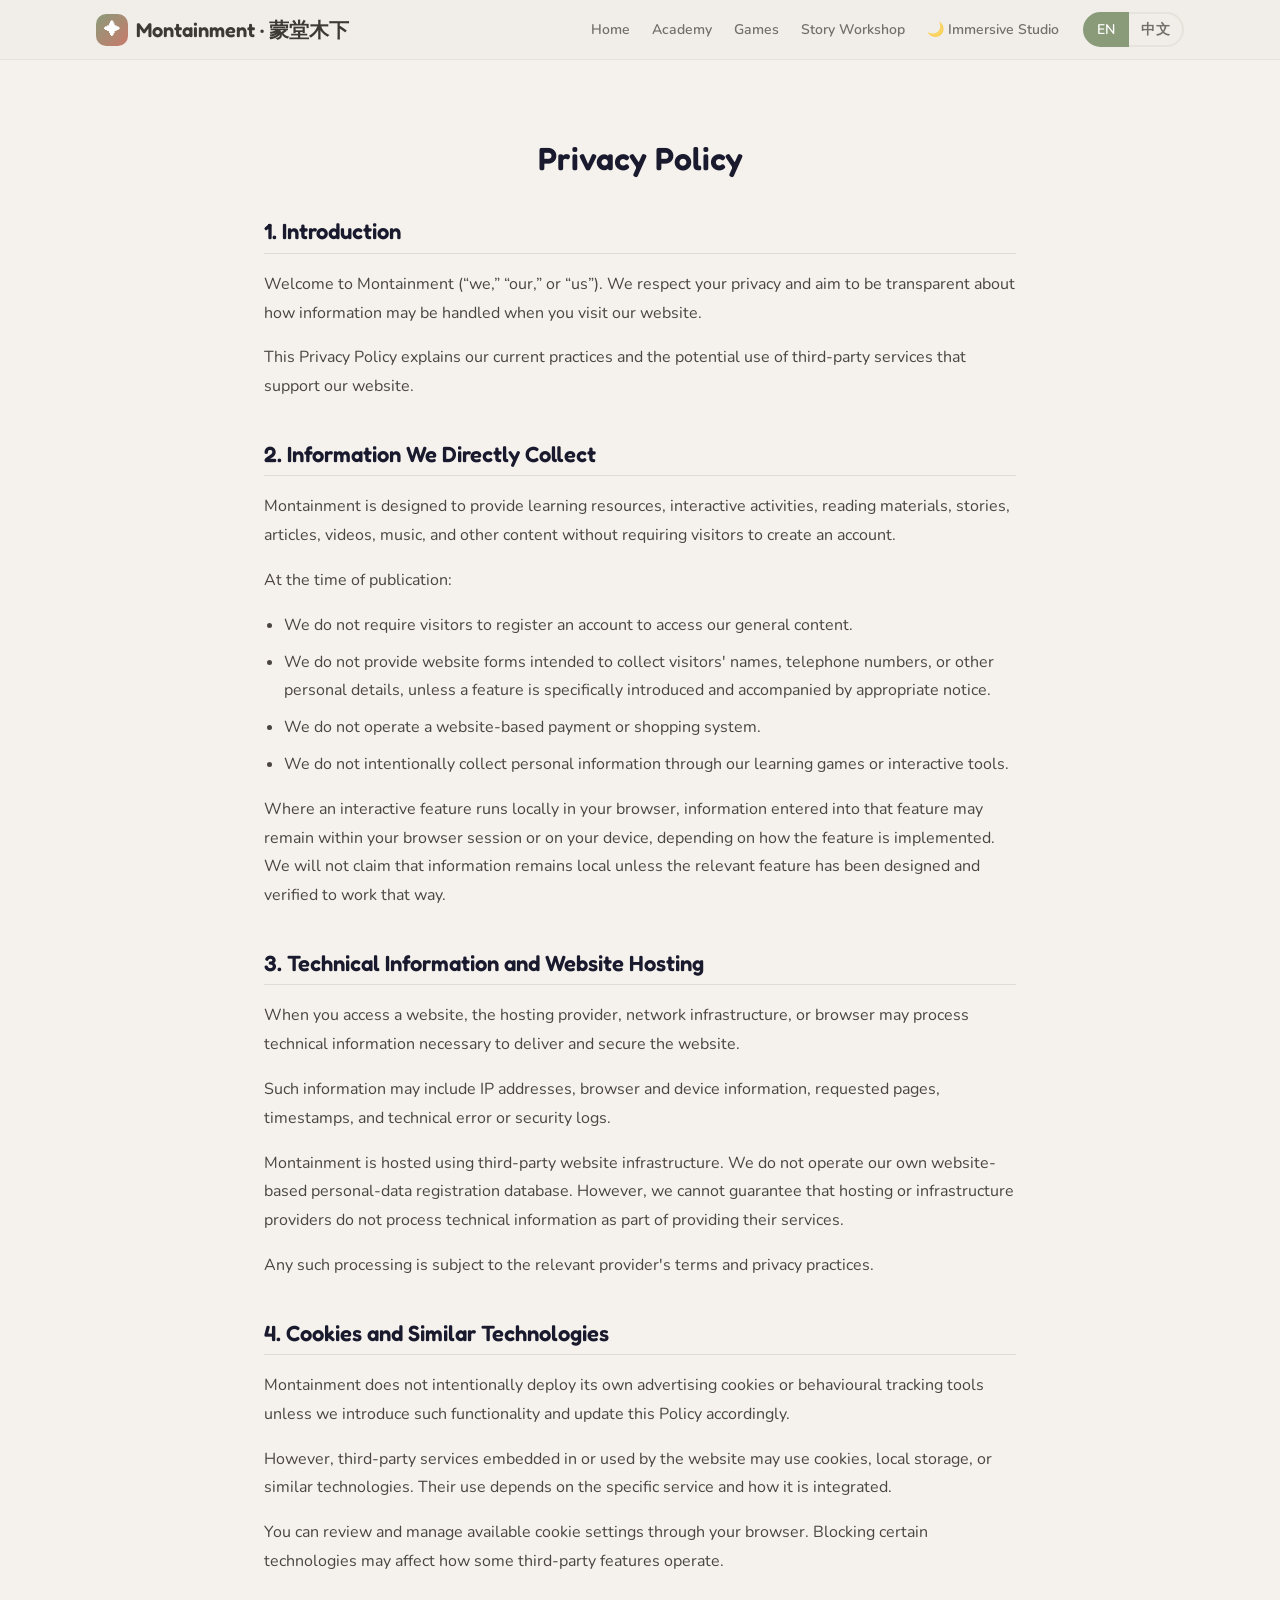
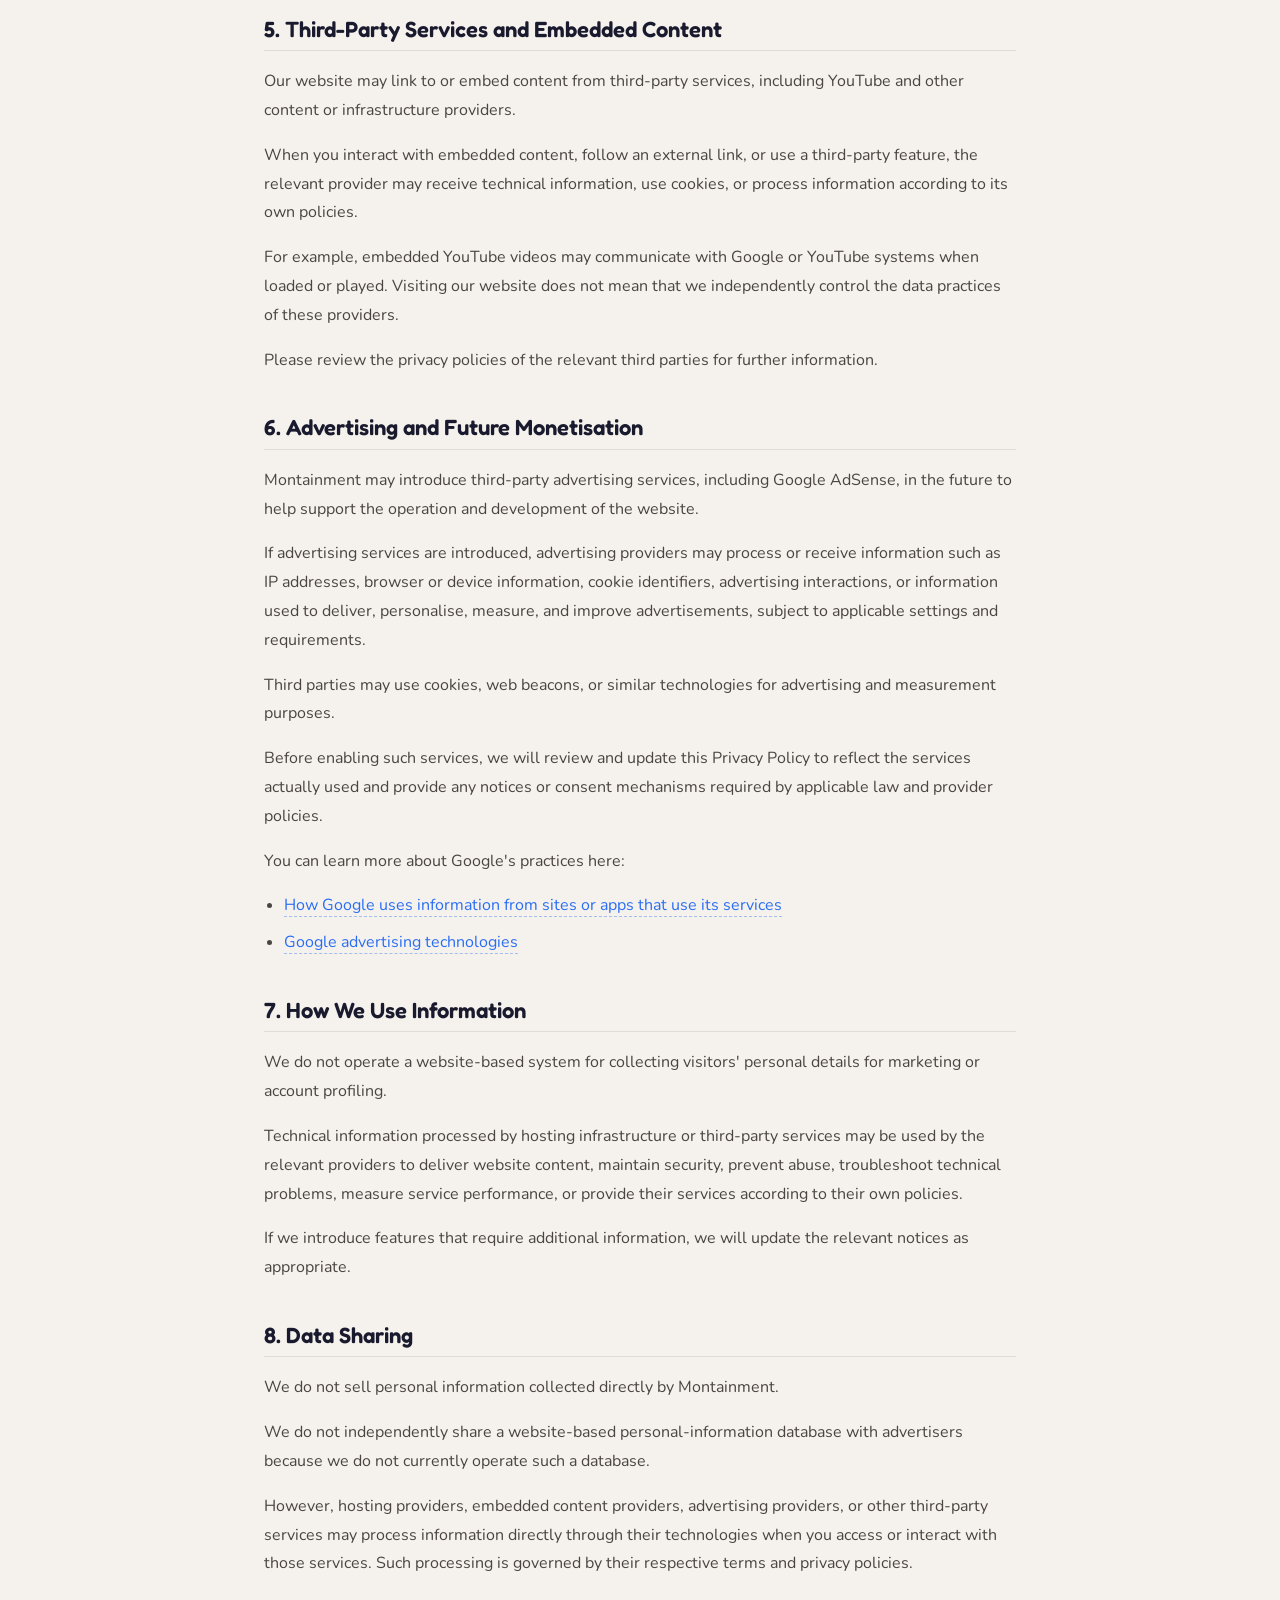
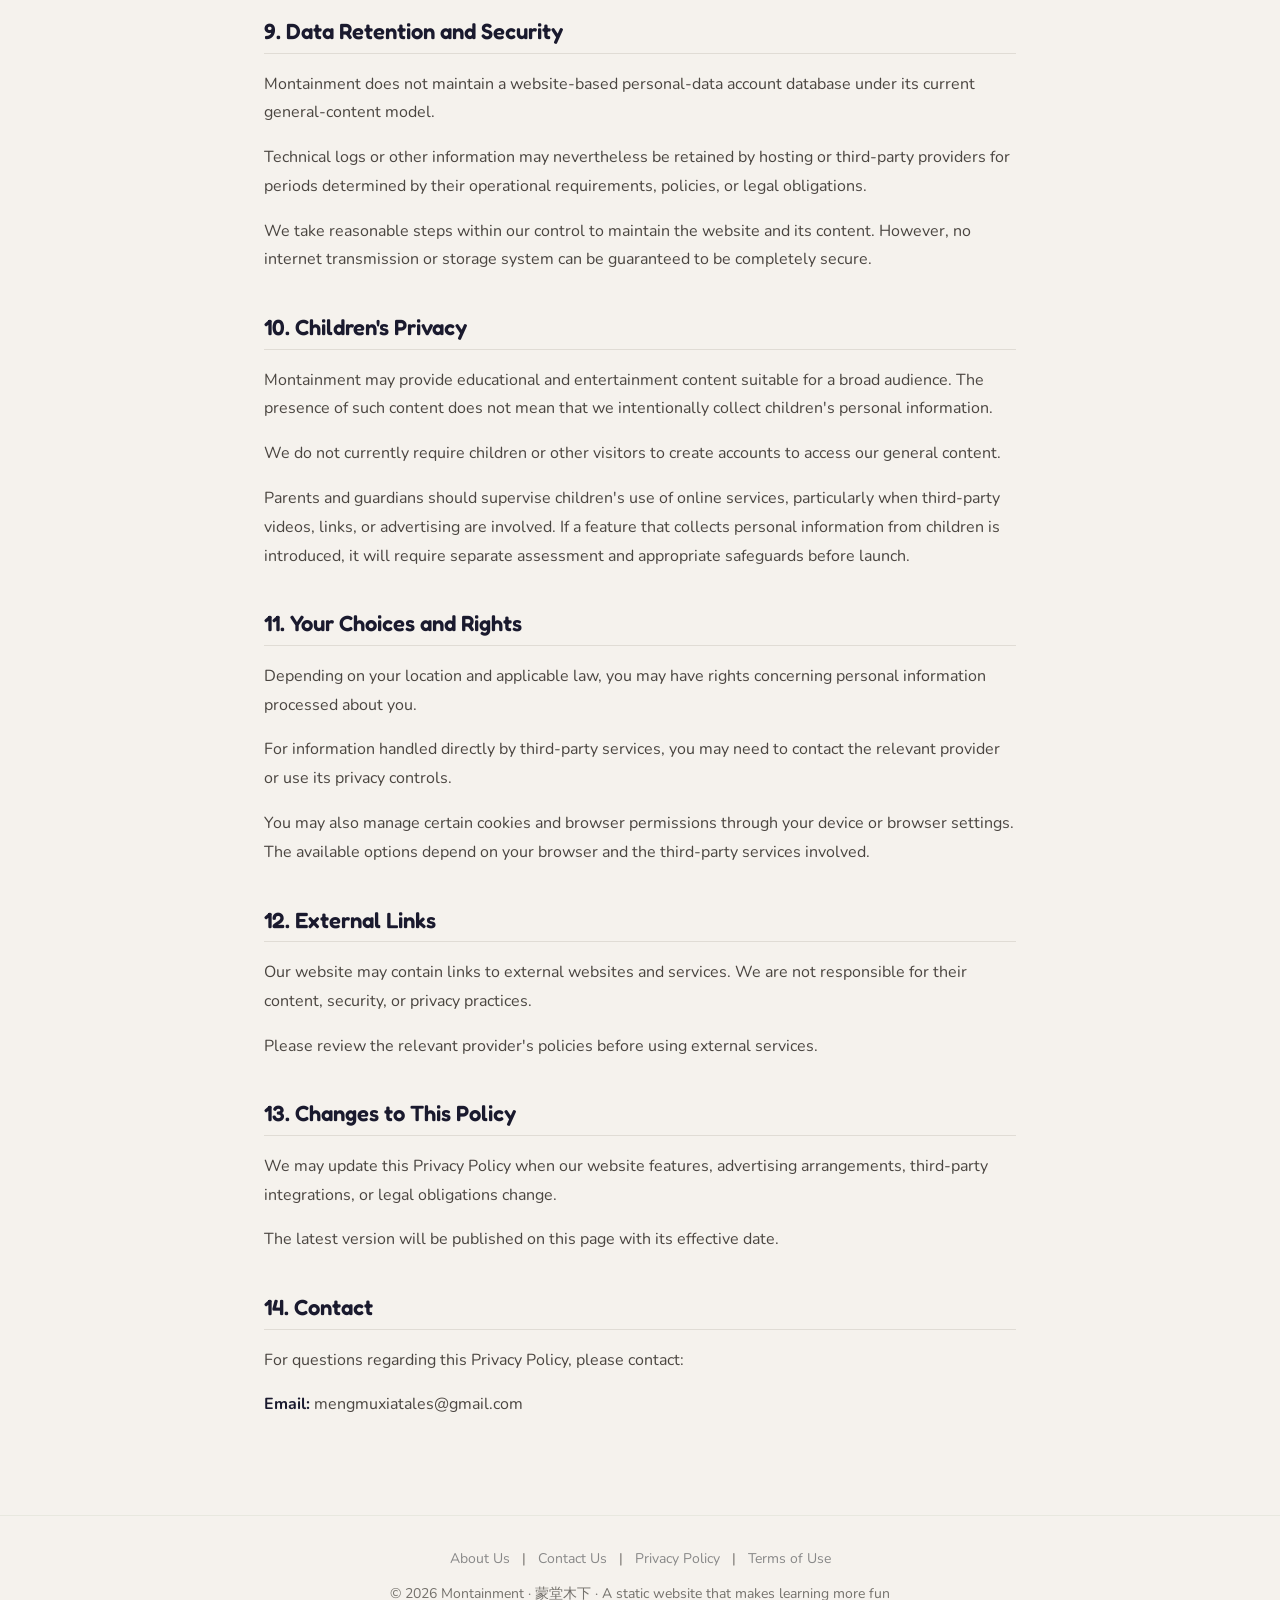
<file: privacy.html>
<!DOCTYPE html>
<html lang="zh-CN">
<head>
  <meta charset="UTF-8" />
  <meta name="viewport" content="width=device-width, initial-scale=1.0" />
  <title>隐私政策 | Montainment</title>
  <link rel="preconnect" href="https://fonts.googleapis.com" />
  <link href="https://fonts.googleapis.com/css2?family=Fredoka:wght@500;600;700&family=Nunito:wght@400;600;700;800&display=swap" rel="stylesheet" />
  <link rel="stylesheet" href="style.css" />
  <style>
    body { background: #f5f2ed; font-family: 'Nunito', system-ui, sans-serif; min-height: 100vh; }
    
    .legal-container { max-width: 800px; margin: 60px auto; padding: 20px 24px; color: #333; line-height: 1.8; min-height: 60vh; }
    
    .legal-container h1 { font-size: 32px; color: #1a1a2e; margin-bottom: 24px; text-align: center; }
    .legal-container h2 { font-size: 22px; color: #1a1a2e; margin: 40px 0 16px; border-bottom: 1px solid #e0dcd5; padding-bottom: 8px; }
    .legal-container h3 { font-size: 18px; color: #3d3a35; margin: 24px 0 12px; }
    .legal-container p { margin-bottom: 16px; font-size: 16px; color: #4a4540; }
    .legal-container strong { color: #1a1a2e; font-weight: 700; }
    .legal-container ul { margin-bottom: 16px; padding-left: 20px; }
    .legal-container li { margin-bottom: 8px; font-size: 16px; color: #4a4540; }
    .legal-container a { color: #2a6df4; text-decoration: none; border-bottom: 1px dashed rgba(42,109,244,0.4); transition: 0.2s; }
    .legal-container a:hover { color: #1a4fd4; border-bottom-color: #1a4fd4; }
    
    /* 内容隐藏/显示逻辑 */
    .lang-content { display: none; }
    .lang-content.active { display: block; animation: fadeIn 0.3s ease; }
    @keyframes fadeIn { from { opacity: 0; transform: translateY(5px); } to { opacity: 1; transform: translateY(0); } }
  </style>
</head>
<body>

  <!-- ============ 顶部导航栏 ============ -->
  <header class="site-header">
    <nav class="nav-bar">
      <a href="index.html" class="brand">
        <span class="brand-mark">✦</span>
        Montainment · 蒙堂木下
      </a>
      <ul class="nav-links">
        <li><a href="index.html" data-i18n="nav.home">首页</a></li>
        <li><a href="quiz.html" data-i18n="nav.quiz">学堂</a></li>
        <li><a href="game.html" data-i18n="nav.game">游戏</a></li>
        <li><a href="story.html" data-i18n="nav.story">故事工坊</a></li>
        <li><a href="immersive.html" data-i18n="nav.immersive">🌙 沉浸式工坊</a></li>
      </ul>
      <button class="nav-toggle" aria-label="打开菜单" aria-expanded="false">☰</button>
    </nav>
  </header>

  <main class="legal-container">
    
    <!-- ===== 中文内容区 ===== -->
    <div id="content-zh" class="lang-content">
      <h1>隐私政策</h1>

      <h2>1. 简介</h2>
      <p>欢迎来到 Montainment（以下简称“本网站”“我们”）。</p>
      <p>我们尊重访客的隐私，并希望清楚说明，当你访问本网站时，相关信息可能如何被处理。</p>
      <p>本隐私政策说明我们目前的做法，以及支持本网站运行的第三方服务可能涉及的信息处理方式。</p>

      <h2>2. 我们直接收集的信息</h2>
      <p>Montainment 旨在让访客无需注册账号，即可使用学习资源、互动活动、阅读材料、故事、文章、影片、音乐及其他内容。</p>
      <p>截至本政策发布之日：</p>
      <ul>
        <li>访问本网站的一般内容不需要注册账号。</li>
        <li>我们目前不提供专门收集访客姓名、电话号码或其他个人资料的网站表单；如未来新增相关功能，将视情况提供适当说明。</li>
        <li>我们目前不经营网站内的付款或购物系统。</li>
        <li>我们不会有意通过学习游戏或互动工具收集个人资料。</li>
      </ul>
      <p>如果某项互动功能是在访客的浏览器本地运行，输入的信息可能只存在于当前浏览器会话或用户设备中，具体取决于该功能的实际实现方式。除非相关功能已经经过设计和验证，否则我们不会保证所有输入资料都只保留在本地。</p>

      <h2>3. 技术信息与网站托管</h2>
      <p>当你访问网站时，网站托管服务、网络基础设施或浏览器可能会处理提供网站内容和维护安全所需的技术信息。</p>
      <p>这些信息可能包括 IP 地址、浏览器及设备信息、访问的页面、访问时间，以及技术错误或安全日志。</p>
      <p>Montainment 使用第三方网站基础设施进行托管。我们没有自行运营用于注册访客个人资料的网站数据库，但无法保证托管或基础设施服务商不会为了提供服务而处理技术信息。</p>
      <p>相关处理方式受对应服务商的条款和隐私政策约束。</p>

      <h2>4. Cookie 与类似技术</h2>
      <p>除非我们新增相关功能并更新本政策，否则 Montainment 不会有意部署自有广告 Cookie 或行为追踪工具。</p>
      <p>但是，网站所使用或嵌入的第三方服务可能使用 Cookie、本地存储或类似技术。实际情况取决于具体服务及其整合方式。</p>
      <p>你可以通过浏览器设置查看和管理可用的 Cookie 选项。阻止某些技术可能影响部分第三方功能的正常运作。</p>

      <h2>5. 第三方服务与嵌入内容</h2>
      <p>本网站可能链接或嵌入 YouTube 及其他内容服务、基础设施服务商提供的内容。</p>
      <p>当你与嵌入内容互动、点击外部链接或使用第三方功能时，相关服务商可能接收技术信息、使用 Cookie，或按照其自身政策处理信息。</p>
      <p>例如，嵌入的 YouTube 影片在加载或播放时，可能与 Google 或 YouTube 系统进行通信。你访问本网站，并不代表我们能够独立控制这些服务商的数据处理方式。</p>
      <p>如需了解详情，请阅读相关第三方的隐私政策。</p>

      <h2>6. 广告与未来的营运收入</h2>
      <p>未来，Montainment 可能引入 Google AdSense 等第三方广告服务，以支持网站的运营与发展。</p>
      <p>如果启用广告服务，广告服务商可能根据适用设置及相关要求，处理或接收 IP 地址、浏览器或设备信息、Cookie 标识符、广告互动信息，或用于投放、个性化、衡量及改善广告的信息。</p>
      <p>第三方可能使用 Cookie、网络信标或类似技术进行广告投放与效果衡量。</p>
      <p>在启用这些服务前，我们会检查并更新本隐私政策，以反映实际使用的服务，并根据适用法律及服务商政策提供必要的通知或同意机制。</p>
      <p>你可以通过以下链接了解 Google 的相关做法：</p>
      <ul>
        <li><a href="https://policies.google.com/privacy/partners" target="_blank" rel="noopener">Google 如何使用与其服务合作的网站或应用提供的信息</a></li>
        <li><a href="https://policies.google.com/technologies/ads" target="_blank" rel="noopener">Google 广告技术说明</a></li>
      </ul>

      <h2>7. 信息的使用方式</h2>
      <p>我们目前没有经营一个用于收集访客个人资料、进行营销或建立用户画像的网站系统。</p>
      <p>不过，托管基础设施或第三方服务处理的技术信息，可能被相关服务商用于提供网站内容、维护安全、防止滥用、排查技术问题、衡量服务表现，或按照其自身政策提供服务。</p>
      <p>如果未来新增需要额外信息的功能，我们会视情况更新相关说明。</p>

      <h2>8. 信息分享</h2>
      <p>Montainment 不出售由本网站直接收集的个人信息。</p>
      <p>由于目前没有经营网站个人资料数据库，我们也不会将此类数据库独立提供给广告商。</p>
      <p>不过，当你访问或使用第三方服务时，网站托管商、嵌入内容服务商、广告服务商或其他第三方，仍可能通过其技术直接处理相关信息。此类处理受对应服务商的条款及隐私政策约束。</p>

      <h2>9. 数据保存与安全</h2>
      <p>按照目前的一般内容模式，Montainment 不维护用于访客账号的个人资料数据库。</p>
      <p>但是，网站托管商或第三方服务商仍可能根据其运营需求、政策或法律义务保存技术日志或其他信息。</p>
      <p>我们会在自身可控制的范围内采取合理措施维护网站及其内容。但任何互联网传输或储存系统都无法保证绝对安全。</p>

      <h2>10. 儿童隐私</h2>
      <p>Montainment 可能提供适合不同年龄层的教育及娱乐内容，但这并不意味着我们会有意收集儿童的个人信息。</p>
      <p>目前，儿童及其他访客均无需创建账号即可访问网站的一般内容。</p>
      <p>父母或监护人应适当监督儿童使用线上服务，特别是在涉及第三方影片、外部链接或广告时。如果未来推出会收集儿童个人信息的功能，我们会在上线前进行单独评估，并采取适当保障措施。</p>

      <h2>11. 你的选择与权利</h2>
      <p>根据你所在的地区及适用法律，你可能对与你有关的个人信息享有相关权利。</p>
      <p>如果信息由第三方服务直接处理，你可能需要联系相应服务商，或使用其提供的隐私控制功能。</p>
      <p>你也可以通过设备或浏览器设置管理部分 Cookie 及浏览器权限。具体选项取决于你使用的浏览器和相关第三方服务。</p>

      <h2>12. 外部链接</h2>
      <p>本网站可能包含指向外部网站及服务的链接。我们不对这些外部网站的内容、安全性或隐私处理方式负责。</p>
      <p>使用外部服务前，请先阅读相关服务商的政策。</p>

      <h2>13. 本政策的修改</h2>
      <p>当网站功能、广告安排、第三方整合或法律义务发生变化时，我们可能更新本隐私政策。</p>
      <p>最新版本将发布在本页面，并注明生效日期。</p>

      <h2>14. 联系方式</h2>
      <p>如对本隐私政策有任何疑问，请通过以下方式联系：</p>
      <p><strong>电子邮件：</strong> mengmuxiatales@gmail.com</p>
    </div>

    <!-- ===== 英文内容区 ===== -->
    <div id="content-en" class="lang-content">
      <h1>Privacy Policy</h1>

      <h2>1. Introduction</h2>
      <p>Welcome to Montainment (“we,” “our,” or “us”). We respect your privacy and aim to be transparent about how information may be handled when you visit our website.</p>
      <p>This Privacy Policy explains our current practices and the potential use of third-party services that support our website.</p>

      <h2>2. Information We Directly Collect</h2>
      <p>Montainment is designed to provide learning resources, interactive activities, reading materials, stories, articles, videos, music, and other content without requiring visitors to create an account.</p>
      <p>At the time of publication:</p>
      <ul>
        <li>We do not require visitors to register an account to access our general content.</li>
        <li>We do not provide website forms intended to collect visitors' names, telephone numbers, or other personal details, unless a feature is specifically introduced and accompanied by appropriate notice.</li>
        <li>We do not operate a website-based payment or shopping system.</li>
        <li>We do not intentionally collect personal information through our learning games or interactive tools.</li>
      </ul>
      <p>Where an interactive feature runs locally in your browser, information entered into that feature may remain within your browser session or on your device, depending on how the feature is implemented. We will not claim that information remains local unless the relevant feature has been designed and verified to work that way.</p>

      <h2>3. Technical Information and Website Hosting</h2>
      <p>When you access a website, the hosting provider, network infrastructure, or browser may process technical information necessary to deliver and secure the website.</p>
      <p>Such information may include IP addresses, browser and device information, requested pages, timestamps, and technical error or security logs.</p>
      <p>Montainment is hosted using third-party website infrastructure. We do not operate our own website-based personal-data registration database. However, we cannot guarantee that hosting or infrastructure providers do not process technical information as part of providing their services.</p>
      <p>Any such processing is subject to the relevant provider's terms and privacy practices.</p>

      <h2>4. Cookies and Similar Technologies</h2>
      <p>Montainment does not intentionally deploy its own advertising cookies or behavioural tracking tools unless we introduce such functionality and update this Policy accordingly.</p>
      <p>However, third-party services embedded in or used by the website may use cookies, local storage, or similar technologies. Their use depends on the specific service and how it is integrated.</p>
      <p>You can review and manage available cookie settings through your browser. Blocking certain technologies may affect how some third-party features operate.</p>

      <h2>5. Third-Party Services and Embedded Content</h2>
      <p>Our website may link to or embed content from third-party services, including YouTube and other content or infrastructure providers.</p>
      <p>When you interact with embedded content, follow an external link, or use a third-party feature, the relevant provider may receive technical information, use cookies, or process information according to its own policies.</p>
      <p>For example, embedded YouTube videos may communicate with Google or YouTube systems when loaded or played. Visiting our website does not mean that we independently control the data practices of these providers.</p>
      <p>Please review the privacy policies of the relevant third parties for further information.</p>

      <h2>6. Advertising and Future Monetisation</h2>
      <p>Montainment may introduce third-party advertising services, including Google AdSense, in the future to help support the operation and development of the website.</p>
      <p>If advertising services are introduced, advertising providers may process or receive information such as IP addresses, browser or device information, cookie identifiers, advertising interactions, or information used to deliver, personalise, measure, and improve advertisements, subject to applicable settings and requirements.</p>
      <p>Third parties may use cookies, web beacons, or similar technologies for advertising and measurement purposes.</p>
      <p>Before enabling such services, we will review and update this Privacy Policy to reflect the services actually used and provide any notices or consent mechanisms required by applicable law and provider policies.</p>
      <p>You can learn more about Google's practices here:</p>
      <ul>
        <li><a href="https://policies.google.com/privacy/partners" target="_blank" rel="noopener">How Google uses information from sites or apps that use its services</a></li>
        <li><a href="https://policies.google.com/technologies/ads" target="_blank" rel="noopener">Google advertising technologies</a></li>
      </ul>

      <h2>7. How We Use Information</h2>
      <p>We do not operate a website-based system for collecting visitors' personal details for marketing or account profiling.</p>
      <p>Technical information processed by hosting infrastructure or third-party services may be used by the relevant providers to deliver website content, maintain security, prevent abuse, troubleshoot technical problems, measure service performance, or provide their services according to their own policies.</p>
      <p>If we introduce features that require additional information, we will update the relevant notices as appropriate.</p>

      <h2>8. Data Sharing</h2>
      <p>We do not sell personal information collected directly by Montainment.</p>
      <p>We do not independently share a website-based personal-information database with advertisers because we do not currently operate such a database.</p>
      <p>However, hosting providers, embedded content providers, advertising providers, or other third-party services may process information directly through their technologies when you access or interact with those services. Such processing is governed by their respective terms and privacy policies.</p>

      <h2>9. Data Retention and Security</h2>
      <p>Montainment does not maintain a website-based personal-data account database under its current general-content model.</p>
      <p>Technical logs or other information may nevertheless be retained by hosting or third-party providers for periods determined by their operational requirements, policies, or legal obligations.</p>
      <p>We take reasonable steps within our control to maintain the website and its content. However, no internet transmission or storage system can be guaranteed to be completely secure.</p>

      <h2>10. Children's Privacy</h2>
      <p>Montainment may provide educational and entertainment content suitable for a broad audience. The presence of such content does not mean that we intentionally collect children's personal information.</p>
      <p>We do not currently require children or other visitors to create accounts to access our general content.</p>
      <p>Parents and guardians should supervise children's use of online services, particularly when third-party videos, links, or advertising are involved. If a feature that collects personal information from children is introduced, it will require separate assessment and appropriate safeguards before launch.</p>

      <h2>11. Your Choices and Rights</h2>
      <p>Depending on your location and applicable law, you may have rights concerning personal information processed about you.</p>
      <p>For information handled directly by third-party services, you may need to contact the relevant provider or use its privacy controls.</p>
      <p>You may also manage certain cookies and browser permissions through your device or browser settings. The available options depend on your browser and the third-party services involved.</p>

      <h2>12. External Links</h2>
      <p>Our website may contain links to external websites and services. We are not responsible for their content, security, or privacy practices.</p>
      <p>Please review the relevant provider's policies before using external services.</p>

      <h2>13. Changes to This Policy</h2>
      <p>We may update this Privacy Policy when our website features, advertising arrangements, third-party integrations, or legal obligations change.</p>
      <p>The latest version will be published on this page with its effective date.</p>

      <h2>14. Contact</h2>
      <p>For questions regarding this Privacy Policy, please contact:</p>
      <p><strong>Email:</strong> mengmuxiatales@gmail.com</p>
    </div>

  </main>

  <!-- ============ 页脚 ============ -->
   <!-- 🆕 统一格式的合规页脚 -->
  <footer class="site-footer">
    <div class="container" style="text-align: center;">
      <div style="margin-bottom: 12px; font-size: 14px;">
        <a href="about.html" style="color: #888; text-decoration: none; margin: 0 8px; transition: 0.2s;" onmouseover="this.style.color='#1a1a2e'" onmouseout="this.style.color='#888'" data-i18n="footer.about">关于我们</a> | 
        <a href="contact.html" style="color: #888; text-decoration: none; margin: 0 8px; transition: 0.2s;" onmouseover="this.style.color='#1a1a2e'" onmouseout="this.style.color='#888'" data-i18n="footer.contact">联系我们</a> |
        <a href="privacy.html" style="color: #888; text-decoration: none; margin: 0 8px; transition: 0.2s;" onmouseover="this.style.color='#1a1a2e'" onmouseout="this.style.color='#888'" data-i18n="footer.privacy">隐私政策</a> | 
        <a href="terms.html" style="color: #888; text-decoration: none; margin: 0 8px; transition: 0.2s;" onmouseover="this.style.color='#1a1a2e'" onmouseout="this.style.color='#888'" data-i18n="footer.terms">使用条款</a>
      </div>
      <div data-i18n="common.footer">© 2026 Montainment · 蒙堂木下 · 一个让学习更好玩的静态网站</div>
    </div>
  </footer>

  <script src="i18n.js"></script>
  <script src="common.js"></script>
  <script>
    // 监听语言切换，显示对应内容
    function updateLegalContent() {
      const lang = window.i18n ? i18n.currentLang : 'en';
      
      document.querySelectorAll('.lang-content').forEach(el => {
        el.classList.remove('active');
      });
      
      const activeContent = document.getElementById('content-' + lang);
      if (activeContent) {
        activeContent.classList.add('active');
      }
    }

    document.addEventListener('DOMContentLoaded', updateLegalContent);
    document.addEventListener('languageChanged', updateLegalContent);
  </script>

</body>
</html>
</file>
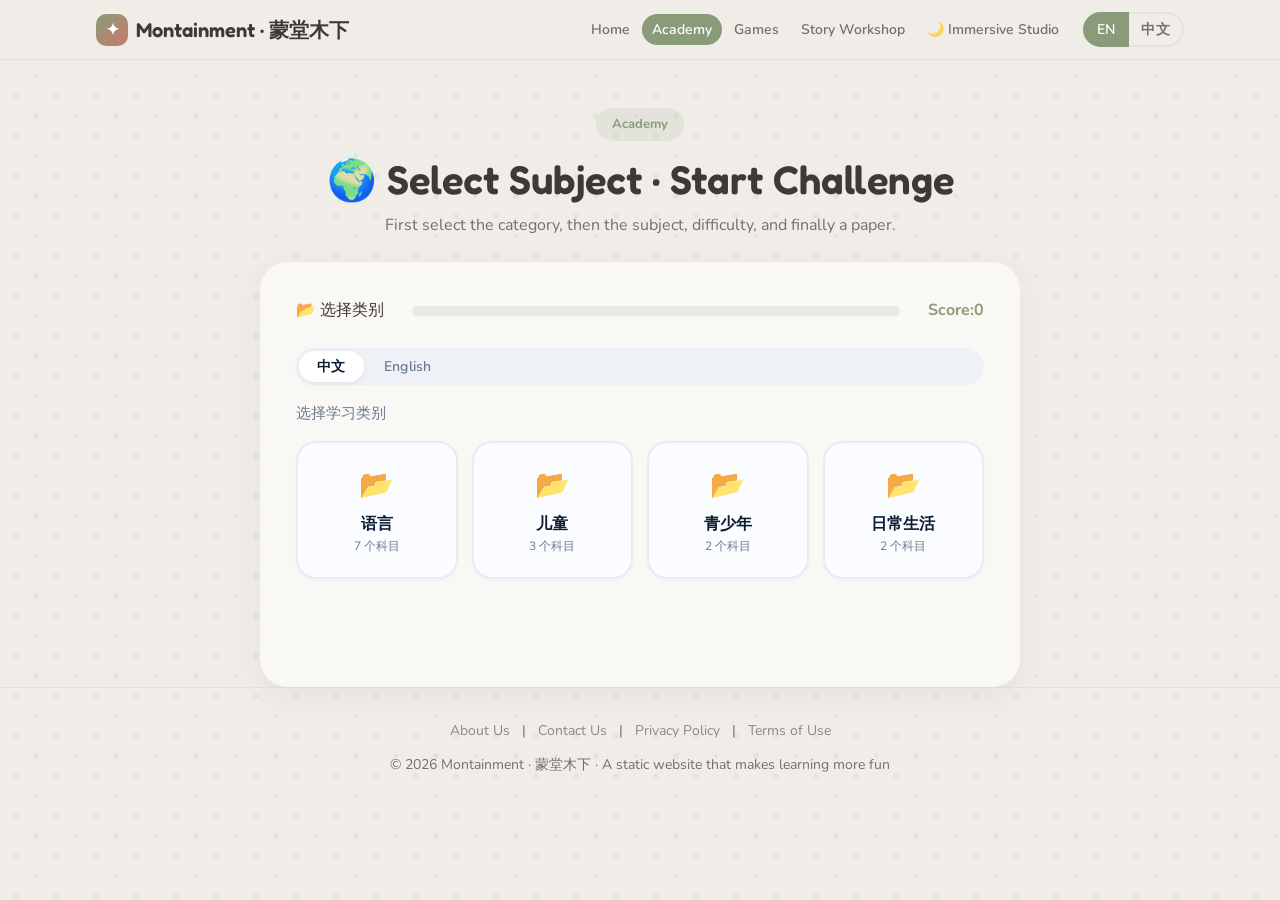
<file: quiz.html>
<!DOCTYPE html>
<html lang="zh-CN">
<head>
  <meta charset="UTF-8" />
  <meta name="viewport" content="width=device-width, initial-scale=1.0" />
  <title>学堂 · 多学科学习 | Montainment</title>
  <meta name="description" content="选择类别、科目，开始学习测验。" />
  <link rel="preconnect" href="https://fonts.googleapis.com" />
  <link href="https://fonts.googleapis.com/css2?family=Fredoka:wght@500;600;700&family=Nunito:wght@400;600;700;800&display=swap" rel="stylesheet" />
  <link rel="stylesheet" href="style.css" />
</head>
<body>

  <header class="site-header">
    <nav class="nav-bar">
      <a href="index.html" class="brand">
        <span class="brand-mark">✦</span>
        Montainment · 蒙堂木下
      </a>
      <ul class="nav-links">
        <li><a href="index.html" data-i18n="nav.home">首页</a></li>
        <li><a href="quiz.html" data-i18n="nav.quiz">学堂</a></li>
        <li><a href="game.html" data-i18n="nav.game">游戏</a></li>
        <li><a href="story.html" data-i18n="nav.story">故事工坊</a></li>
        <li><a href="immersive.html" data-i18n="nav.immersive">🌙 沉浸式工坊</a></li>
      </ul>
      <button class="nav-toggle" aria-label="打开菜单" aria-expanded="false">☰</button>
    </nav>
  </header>

  <main>
    <div class="page-header container">
      <span class="page-badge badge-primary" data-i18n="quiz.badge">学堂</span>
      <h1 data-i18n="quiz.title">🌍 选择学科 · 开始挑战</h1>
      <p data-i18n="quiz.desc">先选择类别，再选择科目，然后难度，最后挑选试卷。</p>
    </div>

    <div class="container">
      <section class="quiz-panel" id="quiz-panel">

        <!-- 顶部信息条 -->
        <div class="quiz-topbar">
          <span id="quiz-index" data-i18n="quiz.select_category">📂 选择类别</span>
          <div class="quiz-progress">
            <div class="quiz-progress-bar" id="quiz-progress-bar"></div>
          </div>
          <span class="quiz-score"><span data-i18n="quiz.score">得分：</span><span id="quiz-score">0</span></span>
        </div>

        <div id="lang-toggle-placeholder"></div>

        <div id="quiz-body"></div>

        <div class="quiz-feedback" id="quiz-feedback"></div>

        <div class="quiz-actions">
          <button class="btn btn-primary" id="quiz-next-btn" style="display:none;" data-i18n="quiz.next_btn">下一题 →</button>
        </div>
      </section>
    </div>
  </main>

      <!-- 🆕 统一格式的合规页脚 -->
  <footer class="site-footer">
    <div class="container" style="text-align: center;">
      <div style="margin-bottom: 12px; font-size: 14px;">
        <a href="about.html" style="color: #888; text-decoration: none; margin: 0 8px; transition: 0.2s;" onmouseover="this.style.color='#1a1a2e'" onmouseout="this.style.color='#888'" data-i18n="footer.about">关于我们</a> | 
        <a href="contact.html" style="color: #888; text-decoration: none; margin: 0 8px; transition: 0.2s;" onmouseover="this.style.color='#1a1a2e'" onmouseout="this.style.color='#888'" data-i18n="footer.contact">联系我们</a> |
        <a href="privacy.html" style="color: #888; text-decoration: none; margin: 0 8px; transition: 0.2s;" onmouseover="this.style.color='#1a1a2e'" onmouseout="this.style.color='#888'" data-i18n="footer.privacy">隐私政策</a> | 
        <a href="terms.html" style="color: #888; text-decoration: none; margin: 0 8px; transition: 0.2s;" onmouseover="this.style.color='#1a1a2e'" onmouseout="this.style.color='#888'" data-i18n="footer.terms">使用条款</a>
      </div>
      <div data-i18n="common.footer">© 2026 Montainment · 蒙堂木下 · 一个让学习更好玩的静态网站</div>
    </div>
  </footer>

  <script src="i18n.js"></script>
  <script src="common.js"></script>
  <script src="quiz.js"></script>
</body>
</html>
</file>
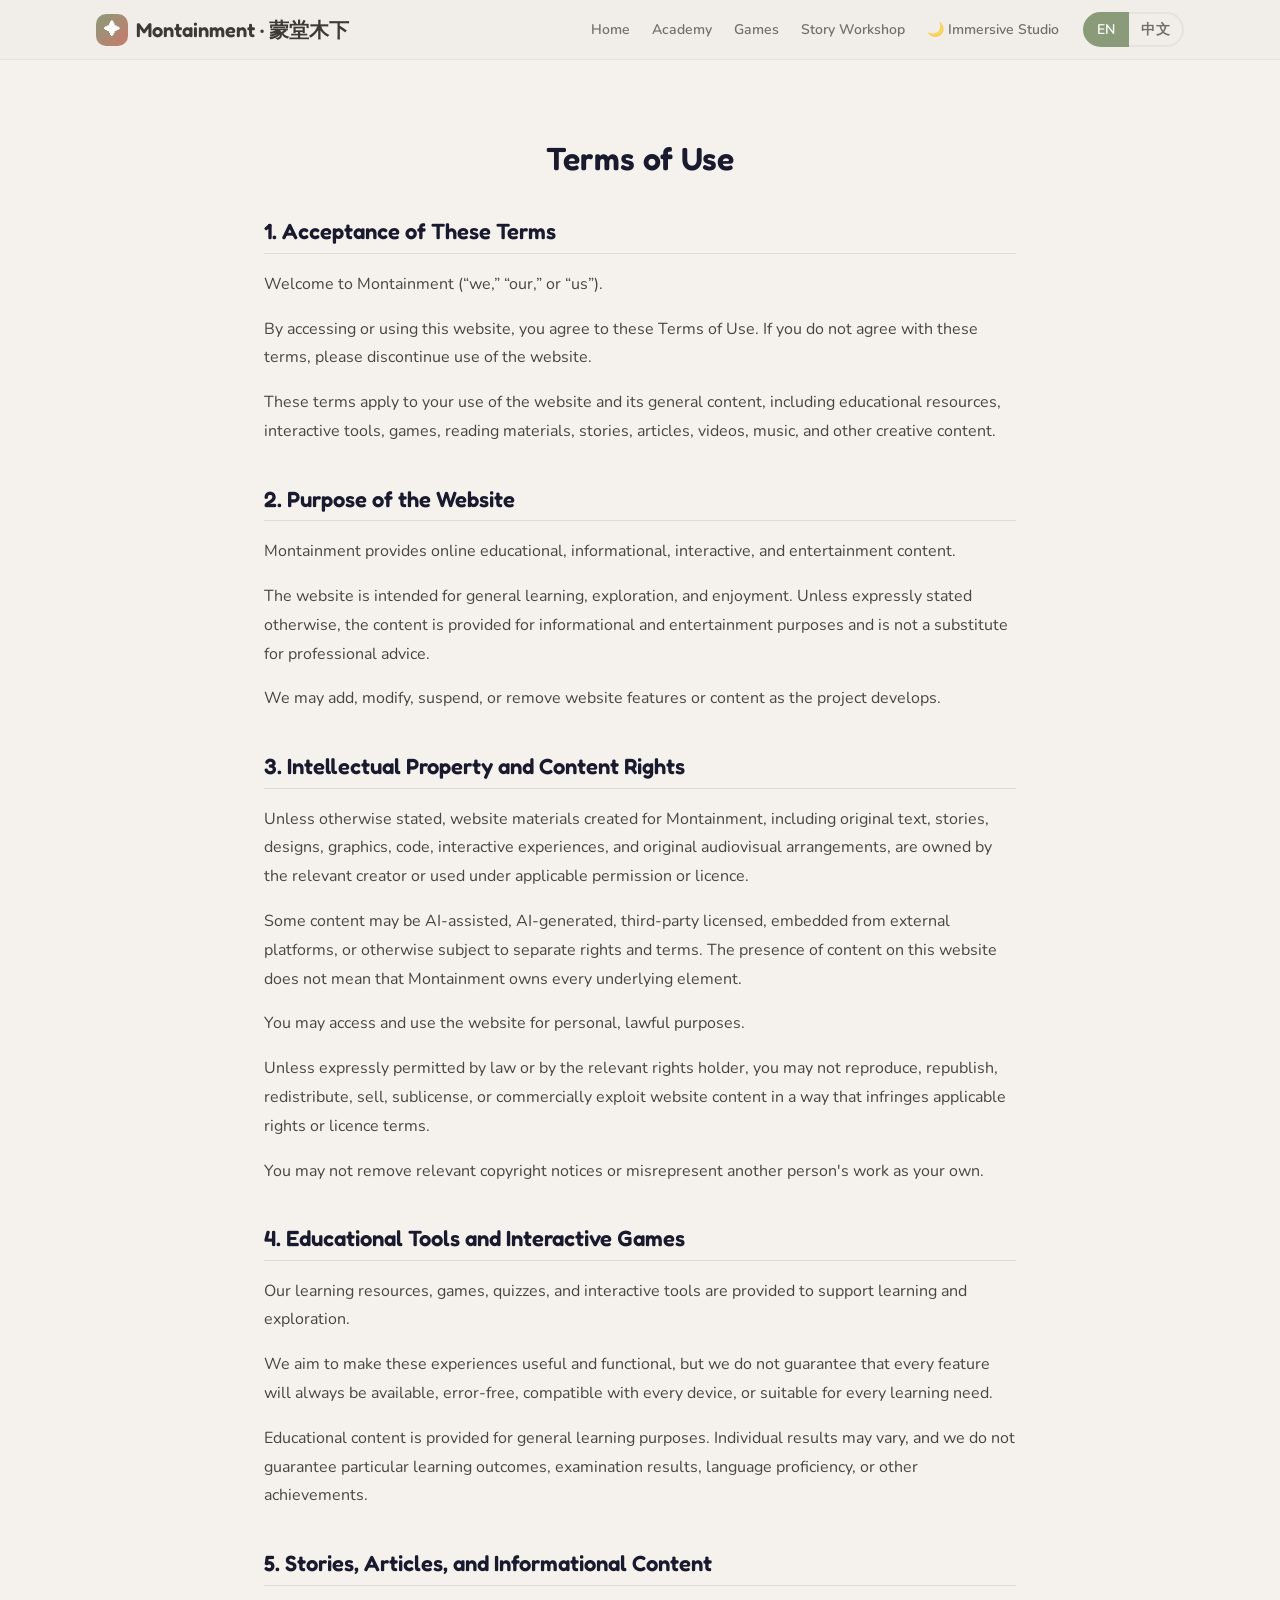
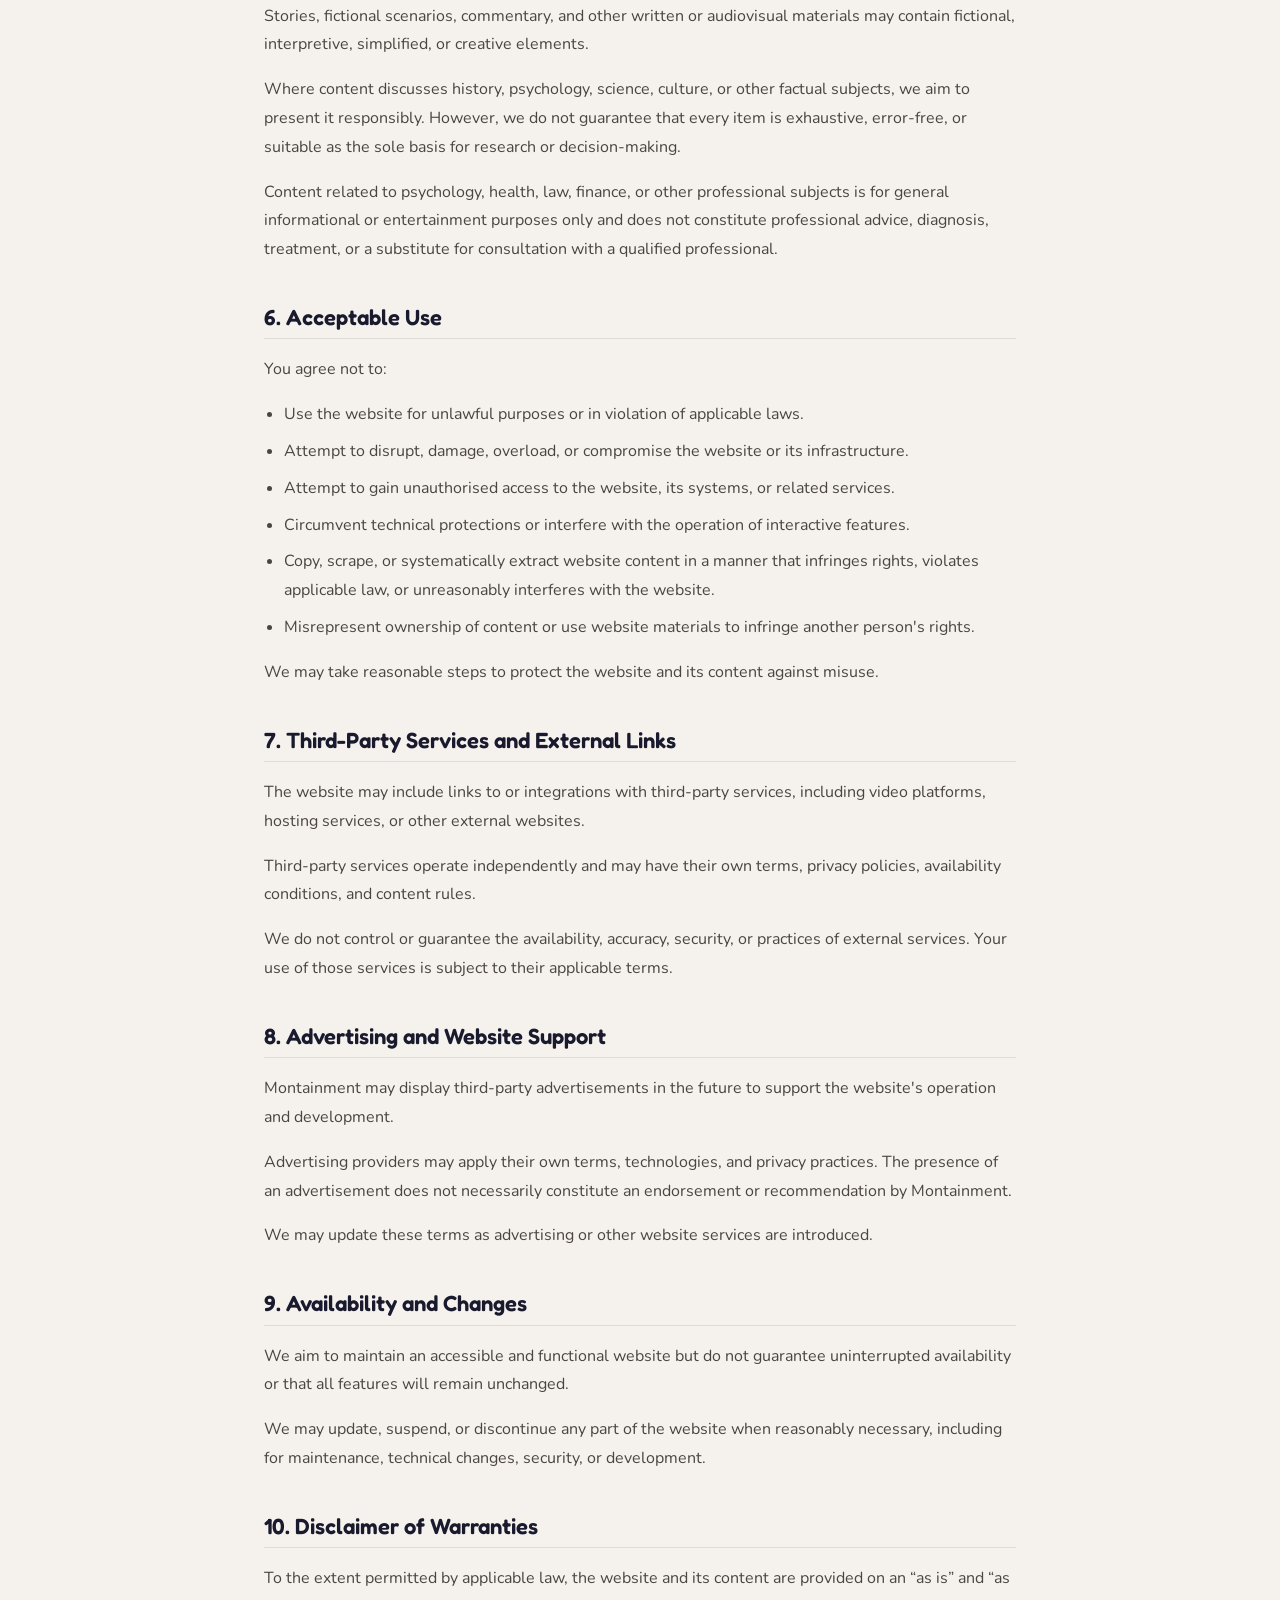
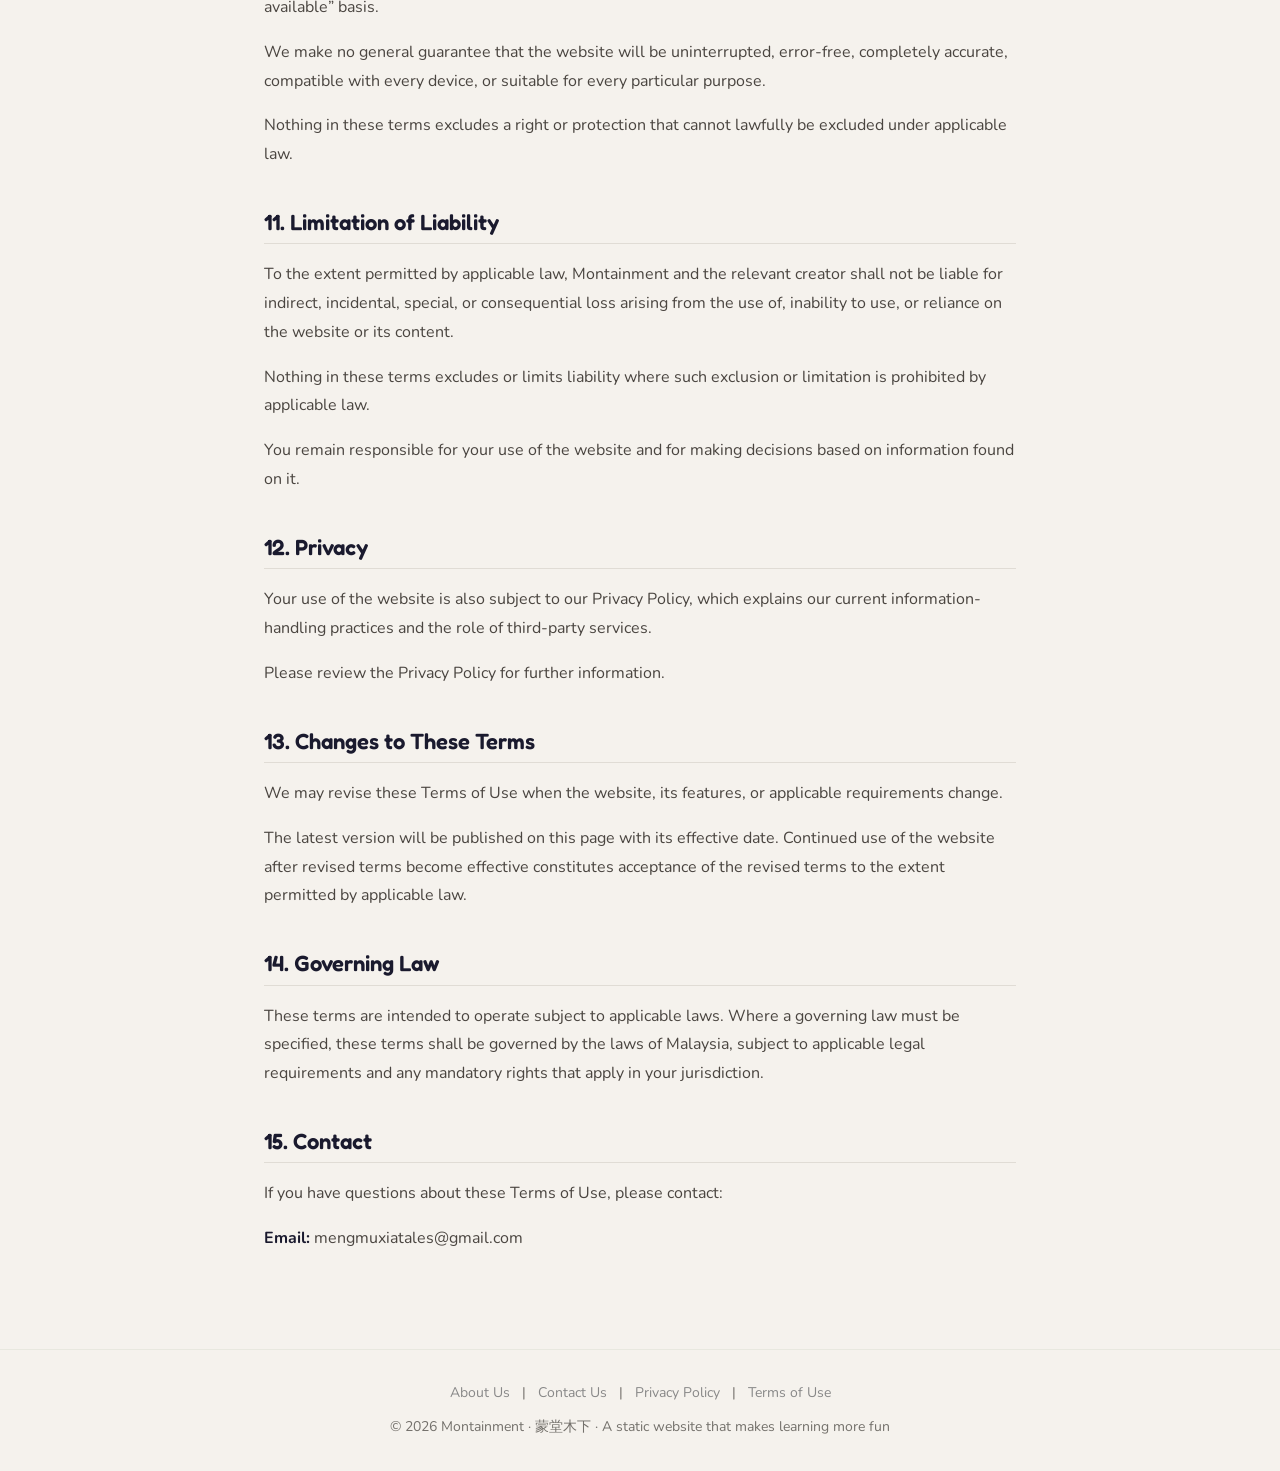
<file: terms.html>
<!DOCTYPE html>
<html lang="zh-CN">
<head>
  <meta charset="UTF-8" />
  <meta name="viewport" content="width=device-width, initial-scale=1.0" />
  <title>使用条款 | Montainment</title>
  <link rel="preconnect" href="https://fonts.googleapis.com" />
  <link href="https://fonts.googleapis.com/css2?family=Fredoka:wght@500;600;700&family=Nunito:wght@400;600;700;800&display=swap" rel="stylesheet" />
  <link rel="stylesheet" href="style.css" />
  <style>
    body { background: #f5f2ed; font-family: 'Nunito', system-ui, sans-serif; min-height: 100vh; }
    
    .legal-container { max-width: 800px; margin: 60px auto; padding: 20px 24px; color: #333; line-height: 1.8; min-height: 60vh; }
    
    .legal-container h1 { font-size: 32px; color: #1a1a2e; margin-bottom: 24px; text-align: center; }
    .legal-container h2 { font-size: 22px; color: #1a1a2e; margin: 40px 0 16px; border-bottom: 1px solid #e0dcd5; padding-bottom: 8px; }
    .legal-container p { margin-bottom: 16px; font-size: 16px; color: #4a4540; }
    .legal-container strong { color: #1a1a2e; font-weight: 700; }
    .legal-container ul { margin-bottom: 16px; padding-left: 20px; }
    .legal-container li { margin-bottom: 8px; font-size: 16px; color: #4a4540; }
    
    /* 内容隐藏/显示逻辑 */
    .lang-content { display: none; }
    .lang-content.active { display: block; animation: fadeIn 0.3s ease; }
    @keyframes fadeIn { from { opacity: 0; transform: translateY(5px); } to { opacity: 1; transform: translateY(0); } }
  </style>
</head>
<body>

  <!-- ============ 顶部导航栏 ============ -->
  <header class="site-header">
    <nav class="nav-bar">
      <a href="index.html" class="brand">
        <span class="brand-mark">✦</span>
        Montainment · 蒙堂木下
      </a>
      <ul class="nav-links">
        <li><a href="index.html" data-i18n="nav.home">首页</a></li>
        <li><a href="quiz.html" data-i18n="nav.quiz">学堂</a></li>
        <li><a href="game.html" data-i18n="nav.game">游戏</a></li>
        <li><a href="story.html" data-i18n="nav.story">故事工坊</a></li>
        <li><a href="immersive.html" data-i18n="nav.immersive">🌙 沉浸式工坊</a></li>
      </ul>
      <button class="nav-toggle" aria-label="打开菜单" aria-expanded="false">☰</button>
    </nav>
  </header>

  <main class="legal-container">
    
    <!-- ===== 中文内容区 ===== -->
    <div id="content-zh" class="lang-content">
      <h1>使用条款</h1>

      <h2>1. 接受本使用条款</h2>
      <p>欢迎来到 Montainment（以下简称“本网站”“我们”）。</p>
      <p>当你访问或使用本网站时，即表示你同意本使用条款。如果你不同意这些条款，请停止使用本网站。</p>
      <p>本条款适用于你对网站及其一般内容的使用，包括教育资源、互动工具、游戏、阅读材料、故事、文章、影片、音乐及其他创意内容。</p>

      <h2>2. 网站用途</h2>
      <p>Montainment 提供线上教育、资讯、互动及娱乐内容。</p>
      <p>本网站主要用于一般学习、探索与娱乐。除非另有明确说明，网站内容仅供一般资讯及娱乐用途，不应取代专业意见。</p>
      <p>随着项目发展，我们可能新增、修改、暂停或移除网站功能及内容。</p>

      <h2>3. 知识产权与内容权利</h2>
      <p>除非另有说明，为 Montainment 创作的网站材料，包括原创文字、故事、设计、图像、代码、互动体验及原创视听编排，其权利属于相关创作者，或依据适用许可及授权使用。</p>
      <p>部分内容可能由 AI 辅助创作、由 AI 生成、依据第三方许可使用、嵌入外部平台，或受到其他独立权利及条款约束。内容出现在本网站上，并不代表 Montainment 拥有其中所有底层素材的权利。</p>
      <p>你可以出于个人及合法目的访问和使用本网站。</p>
      <p>除法律明确允许，或相关权利人明确授权外，你不得以侵犯适用权利或违反许可条款的方式，复制、重新发布、重新分发、出售、再许可或商业利用网站内容。</p>
      <p>你不得删除相关版权声明，也不得将他人的作品冒称为自己的作品。</p>

      <h2>4. 教育工具与互动游戏</h2>
      <p>我们的学习资源、游戏、测验及互动工具旨在支持学习与探索。</p>
      <p>我们会尽力让这些体验保持实用并正常运作，但无法保证所有功能始终可用、完全没有错误、兼容所有设备，或适合每一种学习需求。</p>
      <p>教育内容仅供一般学习用途。不同用户的学习成果可能有所不同，我们不保证特定的学习成效、考试成绩、语言能力或其他成果。</p>

      <h2>5. 故事、文章与资讯内容</h2>
      <p>故事、虚构情境、评论及其他文字或视听材料，可能包含虚构、诠释、简化或创意加工的元素。</p>
      <p>当内容涉及历史、心理学、科学、文化或其他事实性主题时，我们会尽力负责任地呈现相关信息。但我们不保证每项内容都完整无遗漏、完全没有错误，或适合作为研究或决策的唯一依据。</p>
      <p>涉及心理学、健康、法律、财务或其他专业领域的内容，仅供一般资讯或娱乐用途，不构成专业意见、诊断、治疗，也不能取代向合格专业人士咨询。</p>

      <h2>6. 合理使用规范</h2>
      <p>你同意不会：</p>
      <ul>
        <li>将本网站用于违法目的，或以违反适用法律的方式使用网站。</li>
        <li>尝试干扰、破坏、过度占用或危害网站及其基础设施。</li>
        <li>未经授权尝试访问网站系统、相关服务或受保护的资源。</li>
        <li>绕过技术保护措施，或干扰互动功能的正常运行。</li>
        <li>以侵犯权利、违反适用法律或不合理干扰网站运作的方式，复制、抓取或系统性提取网站内容。</li>
        <li>虚假声称拥有内容的权利，或利用网站材料侵犯他人的权利。</li>
      </ul>
      <p>我们可能采取合理措施，保护网站及其内容免受滥用。</p>

      <h2>7. 第三方服务与外部链接</h2>
      <p>本网站可能包含指向第三方服务的链接或整合功能，包括影片平台、网站托管服务及其他外部网站。</p>
      <p>第三方服务独立运营，并可能拥有自己的使用条款、隐私政策、可用性条件及内容规则。</p>
      <p>我们无法控制或保证外部服务的可用性、准确性、安全性或处理方式。你使用这些服务时，须遵守其适用条款。</p>

      <h2>8. 广告与网站营运支持</h2>
      <p>未来，Montainment 可能展示第三方广告，以支持网站的运营与发展。</p>
      <p>广告服务商可能适用自身的条款、技术及隐私处理方式。广告出现在本网站上，并不必然代表 Montainment 对相关产品或服务作出认可或推荐。</p>
      <p>当我们新增广告或其他网站服务时，可能更新本条款。</p>

      <h2>9. 网站可用性与变更</h2>
      <p>我们会尽力维持网站的可访问性与正常运作，但不保证网站始终不中断，也不保证所有功能永远保持不变。</p>
      <p>在合理必要的情况下，包括维护、技术调整、安全或开发需要，我们可能更新、暂停或停止网站的任何部分。</p>

      <h2>10. 免责声明</h2>
      <p>在适用法律允许的范围内，本网站及其内容均以“现状”及“现有可用状态”提供。</p>
      <p>我们不作出一般性保证，承诺网站永不中断、完全没有错误、内容绝对准确、兼容所有设备，或适用于每一种特定用途。</p>
      <p>本条款不排除适用法律明确规定不得排除的权利或保障。</p>

      <h2>11. 责任限制</h2>
      <p>在适用法律允许的范围内，对于因使用、无法使用或依赖本网站及其内容而产生的间接、附带、特殊或后果性损失，Montainment 及相关创作者不承担责任。</p>
      <p>本条款不排除或限制适用法律禁止排除或限制的责任。</p>
      <p>你仍须对自己使用本网站的方式，以及依据网站信息作出的决定负责。</p>

      <h2>12. 隐私</h2>
      <p>你使用本网站时，也须参考我们的《隐私政策》。该政策说明我们目前的信息处理方式，以及第三方服务可能扮演的角色。</p>
      <p>如需进一步了解，请阅读《隐私政策》。</p>

      <h2>13. 本条款的修改</h2>
      <p>当网站、功能或适用要求发生变化时，我们可能修订本使用条款。</p>
      <p>最新版本将发布在本页面，并注明生效日期。在修订条款生效后继续使用本网站，即表示你在适用法律允许的范围内接受修订后的条款。</p>

      <h2>14. 适用法律</h2>
      <p>本条款旨在遵守适用法律。如需指定适用法律，本条款以马来西亚法律为准，但须遵守适用的法律要求，以及你所在司法管辖区内任何不可排除的强制性权利。</p>

      <h2>15. 联系方式</h2>
      <p>如对本使用条款有任何疑问，请通过以下方式联系：</p>
      <p><strong>电子邮件：</strong> mengmuxiatales@gmail.com</p>
    </div>

    <!-- ===== 英文内容区 ===== -->
    <div id="content-en" class="lang-content">
      <h1>Terms of Use</h1>

      <h2>1. Acceptance of These Terms</h2>
      <p>Welcome to Montainment (“we,” “our,” or “us”).</p>
      <p>By accessing or using this website, you agree to these Terms of Use. If you do not agree with these terms, please discontinue use of the website.</p>
      <p>These terms apply to your use of the website and its general content, including educational resources, interactive tools, games, reading materials, stories, articles, videos, music, and other creative content.</p>

      <h2>2. Purpose of the Website</h2>
      <p>Montainment provides online educational, informational, interactive, and entertainment content.</p>
      <p>The website is intended for general learning, exploration, and enjoyment. Unless expressly stated otherwise, the content is provided for informational and entertainment purposes and is not a substitute for professional advice.</p>
      <p>We may add, modify, suspend, or remove website features or content as the project develops.</p>

      <h2>3. Intellectual Property and Content Rights</h2>
      <p>Unless otherwise stated, website materials created for Montainment, including original text, stories, designs, graphics, code, interactive experiences, and original audiovisual arrangements, are owned by the relevant creator or used under applicable permission or licence.</p>
      <p>Some content may be AI-assisted, AI-generated, third-party licensed, embedded from external platforms, or otherwise subject to separate rights and terms. The presence of content on this website does not mean that Montainment owns every underlying element.</p>
      <p>You may access and use the website for personal, lawful purposes.</p>
      <p>Unless expressly permitted by law or by the relevant rights holder, you may not reproduce, republish, redistribute, sell, sublicense, or commercially exploit website content in a way that infringes applicable rights or licence terms.</p>
      <p>You may not remove relevant copyright notices or misrepresent another person's work as your own.</p>

      <h2>4. Educational Tools and Interactive Games</h2>
      <p>Our learning resources, games, quizzes, and interactive tools are provided to support learning and exploration.</p>
      <p>We aim to make these experiences useful and functional, but we do not guarantee that every feature will always be available, error-free, compatible with every device, or suitable for every learning need.</p>
      <p>Educational content is provided for general learning purposes. Individual results may vary, and we do not guarantee particular learning outcomes, examination results, language proficiency, or other achievements.</p>

      <h2>5. Stories, Articles, and Informational Content</h2>
      <p>Stories, fictional scenarios, commentary, and other written or audiovisual materials may contain fictional, interpretive, simplified, or creative elements.</p>
      <p>Where content discusses history, psychology, science, culture, or other factual subjects, we aim to present it responsibly. However, we do not guarantee that every item is exhaustive, error-free, or suitable as the sole basis for research or decision-making.</p>
      <p>Content related to psychology, health, law, finance, or other professional subjects is for general informational or entertainment purposes only and does not constitute professional advice, diagnosis, treatment, or a substitute for consultation with a qualified professional.</p>

      <h2>6. Acceptable Use</h2>
      <p>You agree not to:</p>
      <ul>
        <li>Use the website for unlawful purposes or in violation of applicable laws.</li>
        <li>Attempt to disrupt, damage, overload, or compromise the website or its infrastructure.</li>
        <li>Attempt to gain unauthorised access to the website, its systems, or related services.</li>
        <li>Circumvent technical protections or interfere with the operation of interactive features.</li>
        <li>Copy, scrape, or systematically extract website content in a manner that infringes rights, violates applicable law, or unreasonably interferes with the website.</li>
        <li>Misrepresent ownership of content or use website materials to infringe another person's rights.</li>
      </ul>
      <p>We may take reasonable steps to protect the website and its content against misuse.</p>

      <h2>7. Third-Party Services and External Links</h2>
      <p>The website may include links to or integrations with third-party services, including video platforms, hosting services, or other external websites.</p>
      <p>Third-party services operate independently and may have their own terms, privacy policies, availability conditions, and content rules.</p>
      <p>We do not control or guarantee the availability, accuracy, security, or practices of external services. Your use of those services is subject to their applicable terms.</p>

      <h2>8. Advertising and Website Support</h2>
      <p>Montainment may display third-party advertisements in the future to support the website's operation and development.</p>
      <p>Advertising providers may apply their own terms, technologies, and privacy practices. The presence of an advertisement does not necessarily constitute an endorsement or recommendation by Montainment.</p>
      <p>We may update these terms as advertising or other website services are introduced.</p>

      <h2>9. Availability and Changes</h2>
      <p>We aim to maintain an accessible and functional website but do not guarantee uninterrupted availability or that all features will remain unchanged.</p>
      <p>We may update, suspend, or discontinue any part of the website when reasonably necessary, including for maintenance, technical changes, security, or development.</p>

      <h2>10. Disclaimer of Warranties</h2>
      <p>To the extent permitted by applicable law, the website and its content are provided on an “as is” and “as available” basis.</p>
      <p>We make no general guarantee that the website will be uninterrupted, error-free, completely accurate, compatible with every device, or suitable for every particular purpose.</p>
      <p>Nothing in these terms excludes a right or protection that cannot lawfully be excluded under applicable law.</p>

      <h2>11. Limitation of Liability</h2>
      <p>To the extent permitted by applicable law, Montainment and the relevant creator shall not be liable for indirect, incidental, special, or consequential loss arising from the use of, inability to use, or reliance on the website or its content.</p>
      <p>Nothing in these terms excludes or limits liability where such exclusion or limitation is prohibited by applicable law.</p>
      <p>You remain responsible for your use of the website and for making decisions based on information found on it.</p>

      <h2>12. Privacy</h2>
      <p>Your use of the website is also subject to our Privacy Policy, which explains our current information-handling practices and the role of third-party services.</p>
      <p>Please review the Privacy Policy for further information.</p>

      <h2>13. Changes to These Terms</h2>
      <p>We may revise these Terms of Use when the website, its features, or applicable requirements change.</p>
      <p>The latest version will be published on this page with its effective date. Continued use of the website after revised terms become effective constitutes acceptance of the revised terms to the extent permitted by applicable law.</p>

      <h2>14. Governing Law</h2>
      <p>These terms are intended to operate subject to applicable laws. Where a governing law must be specified, these terms shall be governed by the laws of Malaysia, subject to applicable legal requirements and any mandatory rights that apply in your jurisdiction.</p>

      <h2>15. Contact</h2>
      <p>If you have questions about these Terms of Use, please contact:</p>
      <p><strong>Email:</strong> mengmuxiatales@gmail.com</p>
    </div>

  </main>

  <!-- ============ 页脚 ============ -->
    <!-- 🆕 统一格式的合规页脚 -->
  <footer class="site-footer">
    <div class="container" style="text-align: center;">
      <div style="margin-bottom: 12px; font-size: 14px;">
        <a href="about.html" style="color: #888; text-decoration: none; margin: 0 8px; transition: 0.2s;" onmouseover="this.style.color='#1a1a2e'" onmouseout="this.style.color='#888'" data-i18n="footer.about">关于我们</a> | 
        <a href="contact.html" style="color: #888; text-decoration: none; margin: 0 8px; transition: 0.2s;" onmouseover="this.style.color='#1a1a2e'" onmouseout="this.style.color='#888'" data-i18n="footer.contact">联系我们</a> |
        <a href="privacy.html" style="color: #888; text-decoration: none; margin: 0 8px; transition: 0.2s;" onmouseover="this.style.color='#1a1a2e'" onmouseout="this.style.color='#888'" data-i18n="footer.privacy">隐私政策</a> | 
        <a href="terms.html" style="color: #888; text-decoration: none; margin: 0 8px; transition: 0.2s;" onmouseover="this.style.color='#1a1a2e'" onmouseout="this.style.color='#888'" data-i18n="footer.terms">使用条款</a>
      </div>
      <div data-i18n="common.footer">© 2026 Montainment · 蒙堂木下 · 一个让学习更好玩的静态网站</div>
    </div>
  </footer>

  <script src="i18n.js"></script>
  <script src="common.js"></script>
  <script>
    // 监听语言切换，显示对应内容
    function updateLegalContent() {
      const lang = window.i18n ? i18n.currentLang : 'en';
      
      document.querySelectorAll('.lang-content').forEach(el => {
        el.classList.remove('active');
      });
      
      const activeContent = document.getElementById('content-' + lang);
      if (activeContent) {
        activeContent.classList.add('active');
      }
    }

    document.addEventListener('DOMContentLoaded', updateLegalContent);
    document.addEventListener('languageChanged', updateLegalContent);
  </script>

</body>
</html>
</file>
<file: style.css>
/* =========================================================
   Montainment 全站样式表 · 自然大地风（导航修复版）
   ========================================================= */

/* ---------- 1. 设计变量 ---------- */
:root {
  --bg: #f0ede8;
  --surface: #faf8f5;
  --ink: #3d3a35;
  --ink-soft: rgba(61, 58, 53, 0.7);
  --primary: #8a9b7a;
  --primary-dark: #7a8b6a;
  --sunshine: #d4b87a;
  --coral: #c97a6b;
  --coral-dark: #b86a5b;
  --mint: #2ec4b6;
  --mint-dark: #1fa89c;
  --border: rgba(138, 155, 122, 0.12);
  --font-display: "Fredoka", "Nunito", sans-serif;
  --font-body: "Nunito", "Segoe UI", sans-serif;
  --radius-sm: 10px;
  --radius-md: 18px;
  --radius-lg: 28px;
  --shadow-soft: 0 10px 30px rgba(61, 58, 53, 0.06);
  --gap-sm: 12px;
  --gap-md: 24px;
  --gap-lg: 48px;
  --container-width: 1120px;
}

/* ---------- 2. 基础重置 ---------- */
* { margin: 0; padding: 0; box-sizing: border-box; }
html { scroll-behavior: smooth; }
body {
  font-family: var(--font-body);
  background-color: var(--bg);
  /* ===== 🔹 纹理：圆点 ===== */
  background-image: url("data:image/svg+xml,%3Csvg xmlns='http://www.w3.org/2000/svg' width='80' height='80' viewBox='0 0 80 80'%3E%3Cg fill='%238a9b7a' fill-opacity='0.12'%3E%3Ccircle cx='16' cy='16' r='2.5'/%3E%3Ccircle cx='56' cy='16' r='2.5'/%3E%3Ccircle cx='16' cy='56' r='2.5'/%3E%3Ccircle cx='56' cy='56' r='2.5'/%3E%3Ccircle cx='36' cy='36' r='3'/%3E%3Ccircle cx='76' cy='36' r='2'/%3E%3Ccircle cx='36' cy='76' r='2'/%3E%3C/g%3E%3C/svg%3E");
  color: var(--ink);
  line-height: 1.6;
  -webkit-font-smoothing: antialiased;
}
img, svg { display: block; max-width: 100%; }
a { color: inherit; text-decoration: none; }
button { font-family: inherit; cursor: pointer; border: none; }
h1, h2, h3 { font-family: var(--font-display); font-weight: 600; line-height: 1.2; }
a:focus-visible, button:focus-visible, input:focus-visible {
  outline: 3px solid var(--primary);
  outline-offset: 3px;
}
@media (prefers-reduced-motion: reduce) {
  * { animation-duration: 0.001ms !important; animation-iteration-count: 1 !important; transition-duration: 0.001ms !important; }
}
.container { max-width: var(--container-width); margin: 0 auto; padding: 0 24px; }

/* ============================================================
   3. 顶部导航栏（修复：flex-wrap 防止换行错乱）
   ============================================================ */
.site-header {
  position: sticky;
  top: 0;
  z-index: 100;
  background: rgba(240, 237, 232, 0.92);
  backdrop-filter: blur(8px);
  border-bottom: 1px solid var(--border);
}
.nav-bar {
  display: flex;
  align-items: center;
  justify-content: space-between;
  padding: 12px 16px;
  max-width: var(--container-width);
  margin: 0 auto;
  min-height: 56px;
}
.brand {
  display: flex;
  align-items: center;
  gap: 8px;
  font-family: var(--font-display);
  font-size: 20px;
  font-weight: 600;
  color: var(--ink);
  flex-shrink: 0;
  white-space: nowrap;
}
.brand-mark {
  width: 32px;
  height: 32px;
  border-radius: 10px;
  background: linear-gradient(135deg, var(--primary), var(--coral));
  display: flex;
  align-items: center;
  justify-content: center;
  color: #fff;
  font-size: 16px;
}
.nav-links {
  display: flex;
  align-items: center;
  gap: 2px;
  flex-wrap: wrap;
  justify-content: center;
  list-style: none;
  margin: 0;
  padding: 0;
}
.nav-links a {
  padding: 6px 10px;
  border-radius: 999px;
  font-weight: 600;
  color: var(--ink-soft);
  transition: background 0.2s ease, color 0.2s ease;
  font-size: 14px;
  white-space: nowrap;
  text-decoration: none;
}
.nav-links a:hover,
.nav-links a.active {
  background: var(--primary);
  color: #fff;
}
.nav-toggle {
  display: none;
  width: 40px;
  height: 40px;
  border-radius: var(--radius-sm);
  background: var(--surface);
  border: 1px solid var(--border);
  align-items: center;
  justify-content: center;
  font-size: 20px;
  flex-shrink: 0;
}

/* ---------- 语言切换按钮 ---------- */
.lang-toggle-container {
  display: flex;
  align-items: center;
  gap: 0px;
  margin-left: 4px;
  padding: 0;
  flex-shrink: 0;
}
.lang-btn {
  background: transparent;
  border: 2px solid var(--border);
  color: var(--ink-soft);
  padding: 4px 8px;
  cursor: pointer;
  font-size: 12px;
  font-weight: 600;
  font-family: inherit;
  transition: 0.2s;
  letter-spacing: 0.3px;
}
.lang-btn:first-child {
  border-radius: 30px 0 0 30px;
}
.lang-btn:last-child {
  border-radius: 0 30px 30px 0;
  border-left: none;
}
.lang-btn:hover {
  background: rgba(138, 155, 122, 0.08);
  border-color: var(--primary);
}
.lang-btn.active {
  background: var(--primary);
  border-color: var(--primary);
  color: #ffffff;
}

/* ---------- 4. 通用按钮 ---------- */
.btn {
  display: inline-flex;
  align-items: center;
  justify-content: center;
  gap: 8px;
  padding: 14px 28px;
  border-radius: 999px;
  font-weight: 700;
  font-size: 16px;
  transition: transform 0.15s ease, box-shadow 0.15s ease;
}
.btn:hover { transform: translateY(-2px); }
.btn-primary { background: var(--primary); color: #fff; box-shadow: var(--shadow-soft); }
.btn-primary:hover { background: var(--primary-dark); }
.btn-coral { background: var(--coral); color: #fff; }
.btn-coral:hover { background: var(--coral-dark); }
.btn-outline { background: transparent; border: 2px solid var(--primary); color: var(--ink); }
.btn-outline:hover { background: rgba(138, 155, 122, 0.06); }

/* ---------- 5. 广告位 ---------- */
.ad-slot {
  width: 100%;
  border: 2px dashed rgba(138, 155, 122, 0.2);
  border-radius: var(--radius-md);
  background: repeating-linear-gradient(45deg, #f4f4fc, #f4f4fc 10px, #eeeef9 10px, #eeeef9 20px);
  display: flex;
  align-items: center;
  justify-content: center;
  color: var(--ink-soft);
  font-size: 13px;
  font-weight: 700;
  letter-spacing: 0.4px;
}
.ad-slot span {
  background: var(--surface);
  padding: 6px 14px;
  border-radius: 999px;
  border: 1px solid var(--border);
}
.ad-slot--banner { height: 90px; margin: 0; }
.ad-slot--inline { height: 120px; margin: var(--gap-lg) 0; }
.ad-slot--square { height: 250px; }

/* ---------- 6. 首页 ---------- */
.hero {
  position: relative;
  overflow: hidden;
  background: linear-gradient(160deg, #8a9b7a 0%, #a8b89a 55%, #d4b87a 100%);
  color: #fff;
  padding: 72px 0 96px;
}
.hero-blob {
  position: absolute;
  border-radius: 50%;
  opacity: 0.25;
  background: #fff;
  animation: float 9s ease-in-out infinite;
}
.hero-blob.b1 { width: 220px; height: 220px; top: -60px; right: 8%; }
.hero-blob.b2 { width: 140px; height: 140px; bottom: -40px; left: 6%; background: var(--sunshine); animation-delay: -3s; }
.hero-blob.b3 { width: 90px; height: 90px; top: 30%; right: 28%; background: var(--coral); animation-delay: -5s; }
@keyframes float {
  0%, 100% { transform: translateY(0) scale(1); }
  50% { transform: translateY(-24px) scale(1.06); }
}
.hero-inner { position: relative; z-index: 2; max-width: 640px; }
.hero-eyebrow {
  display: inline-block;
  background: rgba(255,255,255,0.18);
  padding: 8px 18px;
  border-radius: 999px;
  font-weight: 700;
  font-size: 14px;
  margin-bottom: 20px;
}
.hero h1 { font-size: clamp(32px, 5vw, 52px); margin-bottom: 18px; }
.hero p { font-size: 18px; opacity: 0.92; margin-bottom: 32px; max-width: 520px; }
.hero-actions { display: flex; gap: 16px; flex-wrap: wrap; }
.hero-actions .btn-primary { background: #fff; color: var(--primary-dark); }
.hero-actions .btn-primary:hover { background: #f0ede8; }
.hero-actions .btn-outline { border-color: #fff; color: #fff; }
.hero-actions .btn-outline:hover { background: rgba(255,255,255,0.1); }

/* 功能色块区 */
.features { padding: var(--gap-lg) 0; }
.feature-grid {
  display: grid;
  grid-template-columns: 1fr 1fr;
  gap: var(--gap-md);
  margin-top: var(--gap-md);
}

.feature-card {
  border-radius: var(--radius-lg);
  padding: 40px 32px;
  color: #fff;
  min-height: 260px;
  display: flex;
  flex-direction: column;
  justify-content: space-between;
  position: relative;
  overflow: hidden;
  transition: transform 0.2s ease;
  border-top: 5px solid;
  border-image: linear-gradient(90deg, var(--primary), var(--sunshine), var(--coral)) 1;
}
.feature-card:hover { transform: translateY(-6px); }

.feature-card.quiz-card { background: linear-gradient(135deg, var(--primary), var(--primary-dark)); }
.feature-card.game-card { background: linear-gradient(135deg, var(--sunshine), #c4a060); color: var(--ink); }
.feature-card.story-card {
  grid-column: 1 / -1;
  background: linear-gradient(135deg, var(--coral), var(--coral-dark));
  display: grid;
  grid-template-columns: 1.2fr 1fr;
  align-items: center;
  gap: 24px;
  min-height: 200px;
}
.feature-icon { font-size: 40px; margin-bottom: 16px; }
.feature-card h3 { font-size: 26px; margin-bottom: 8px; }
.feature-card p { opacity: 0.9; margin-bottom: 20px; }
.feature-link {
  align-self: flex-start;
  padding: 10px 22px;
  border-radius: 999px;
  background: rgba(255,255,255,0.25);
  font-weight: 700;
}
.feature-link:hover { background: rgba(255,255,255,0.35); }
.game-card .feature-link { background: rgba(61, 58, 53, 0.12); color: var(--ink); }
.game-card .feature-link:hover { background: rgba(61, 58, 53, 0.2); }
.story-visual { font-size: 90px; text-align: center; }

/* 页脚 */
.site-footer {
  border-top: 1px solid var(--border);
  padding: 32px 0;
  color: var(--ink-soft);
  font-size: 14px;
  text-align: center;
}

/* ---------- 7. 通用页面头部 ---------- */
.page-header { padding: 48px 0 24px; text-align: center; }
.page-header h1 { font-size: clamp(28px, 4vw, 40px); margin-bottom: 10px; }
.page-header p { color: var(--ink-soft); max-width: 560px; margin: 0 auto; }
.page-badge {
  display: inline-block;
  padding: 6px 16px;
  border-radius: 999px;
  font-weight: 700;
  font-size: 13px;
  margin-bottom: 14px;
}
.badge-primary { background: rgba(138, 155, 122, 0.12); color: var(--primary); }
.badge-sunshine { background: rgba(212, 184, 122, 0.15); color: #a08050; }
.badge-coral { background: rgba(201, 122, 107, 0.12); color: var(--coral-dark); }

/* ---------- 8. 语言测验页 ---------- */
.quiz-panel {
  background: var(--surface);
  border-radius: var(--radius-lg);
  box-shadow: var(--shadow-soft);
  padding: 36px;
  max-width: 760px;
  margin: 0 auto;
}
.quiz-topbar {
  display: flex;
  justify-content: space-between;
  align-items: center;
  margin-bottom: 24px;
  flex-wrap: wrap;
  gap: 12px;
}
.quiz-progress { flex: 1; min-width: 160px; height: 10px; background: rgba(138, 155, 122, 0.15); border-radius: 999px; overflow: hidden; margin: 0 16px; }
.quiz-progress-bar { height: 100%; background: var(--primary); width: 0%; transition: width 0.3s ease; }
.quiz-score { font-weight: 700; color: var(--primary); }
.quiz-question { font-size: 22px; margin-bottom: 24px; font-family: var(--font-display); }
.quiz-type-tag {
  display: inline-block; font-size: 12px; font-weight: 700;
  padding: 4px 12px; border-radius: 999px; background: rgba(138, 155, 122, 0.1); color: var(--primary); margin-bottom: 14px;
}
.quiz-options { display: grid; gap: 12px; }
.quiz-option {
  text-align: left; padding: 16px 20px; border-radius: var(--radius-sm);
  border: 2px solid var(--border); background: #fff; font-size: 16px; font-weight: 600;
  transition: border-color 0.15s ease, background 0.15s ease;
}
.quiz-option:hover { border-color: var(--primary); }
.quiz-option.correct { border-color: var(--mint); background: #e7fbf9; color: var(--mint-dark); }
.quiz-option.wrong { border-color: var(--coral); background: rgba(201, 122, 107, 0.08); color: var(--coral-dark); }
.quiz-option[disabled] { cursor: not-allowed; }

/* 单词配对题布局 */
.match-board { display: grid; grid-template-columns: 1fr 1fr; gap: 24px; }
.match-col { display: grid; gap: 10px; }
.match-item {
  padding: 14px 16px; border-radius: var(--radius-sm); border: 2px solid var(--border);
  background: #fff; font-weight: 700; text-align: center;
}
.match-item.selected { border-color: var(--primary); background: rgba(138, 155, 122, 0.06); }
.match-item.matched { border-color: var(--mint); background: #e7fbf9; color: var(--mint-dark); opacity: 0.7; }

.quiz-feedback { margin-top: 20px; font-weight: 700; min-height: 24px; }
.quiz-feedback.ok { color: var(--mint-dark); }
.quiz-feedback.bad { color: var(--coral-dark); }
.quiz-actions { margin-top: 28px; display: flex; justify-content: flex-end; gap: 12px; }

.quiz-result { text-align: center; }
.quiz-result .score-big { font-family: var(--font-display); font-size: 56px; color: var(--primary); margin: 16px 0; }

/* ---------- 9. 记忆游戏页 ---------- */
.game-stats {
  display: flex;
  justify-content: center;
  gap: 32px;
  margin-bottom: 28px;
  flex-wrap: wrap;
}
.stat-chip {
  background: var(--surface);
  border: 1px solid var(--border);
  border-radius: var(--radius-sm);
  padding: 12px 24px;
  text-align: center;
  min-width: 110px;
}
.stat-chip .stat-value { font-family: var(--font-display); font-size: 24px; color: var(--primary); }
.stat-chip .stat-label { font-size: 12px; color: var(--ink-soft); font-weight: 700; }

.memory-board {
  display: grid;
  grid-template-columns: repeat(4, 1fr);
  gap: 14px;
  max-width: 560px;
  margin: 0 auto;
}
.memory-card { aspect-ratio: 1 / 1; perspective: 800px; }
.memory-card-inner {
  position: relative; width: 100%; height: 100%;
  transition: transform 0.5s cubic-bezier(0.4, 0.2, 0.2, 1);
  transform-style: preserve-3d;
}
.memory-card.flipped .memory-card-inner,
.memory-card.matched .memory-card-inner { transform: rotateY(180deg); }
.memory-face {
  position: absolute; inset: 0; border-radius: var(--radius-sm);
  display: flex; align-items: center; justify-content: center; font-size: 36px;
  backface-visibility: hidden;
}
.memory-face.front { background: linear-gradient(135deg, var(--primary), var(--coral)); color: #fff; font-family: var(--font-display); font-size: 24px; }
.memory-face.back { background: #fff; border: 2px solid var(--border); transform: rotateY(180deg); }
.memory-card.matched .memory-face.back { border-color: var(--mint); background: #e7fbf9; }

.game-win-banner { text-align: center; margin-top: 28px; font-weight: 700; color: var(--mint-dark); min-height: 24px; }
.game-controls { text-align: center; margin-bottom: 28px; }

/* ---------- 10. AI 故事工坊页 ---------- */
.story-panel {
  max-width: 760px;
  margin: 0 auto;
  background: var(--surface);
  border-radius: var(--radius-lg);
  box-shadow: var(--shadow-soft);
  padding: 36px;
}
.story-form { display: grid; gap: 16px; margin-bottom: 8px; }
.story-form label { font-weight: 700; font-size: 14px; color: var(--ink-soft); }
.story-form input[type="text"] {
  width: 100%; padding: 14px 18px; border-radius: var(--radius-sm);
  border: 2px solid var(--border); font-size: 16px; font-family: inherit;
}
.story-form input[type="text"]:focus { border-color: var(--coral); }
.story-genre-group { display: flex; gap: 10px; flex-wrap: wrap; }
.story-genre-chip {
  padding: 10px 18px; border-radius: 999px; border: 2px solid var(--border);
  font-weight: 700; font-size: 14px; background: #fff;
}
.story-genre-chip.active { border-color: var(--coral); background: rgba(201, 122, 107, 0.08); color: var(--coral-dark); }
.story-output {
  margin-top: 28px; padding: 28px; border-radius: var(--radius-md);
  background: rgba(201, 122, 107, 0.04); border: 1px dashed rgba(201, 122, 107, 0.2); display: none;
}
.story-output.show { display: block; }
.story-output h3 { font-size: 22px; margin-bottom: 12px; color: var(--coral-dark); }
.story-output p { margin-bottom: 10px; }
.story-output-actions { margin-top: 20px; display: flex; gap: 12px; flex-wrap: wrap; }
.story-hint { font-size: 13px; color: var(--ink-soft); margin-top: 6px; }

/* ---------- 11. 小说列表（story.html） ---------- */
.story-grid {
  display: grid;
  grid-template-columns: repeat(auto-fill, minmax(260px, 1fr));
  gap: 24px;
  margin-top: 8px;
}
.story-card {
  background: var(--surface);
  border-radius: 20px;
  overflow: hidden;
  box-shadow: var(--shadow-soft);
  cursor: pointer;
  transition: transform 0.25s ease, box-shadow 0.25s ease;
  display: flex;
  flex-direction: column;
  text-decoration: none;
  color: inherit;
  position: relative;
  border-top: 4px solid;
  border-image: linear-gradient(90deg, var(--primary), var(--sunshine), var(--coral)) 1;
}
.story-card:hover {
  transform: translateY(-6px);
  box-shadow: 0 12px 40px rgba(61, 58, 53, 0.08);
}
.story-cover {
  width: 100%;
  aspect-ratio: 16/10;
  background: linear-gradient(145deg, #3d3a35, #5a4f45);
  display: flex;
  align-items: center;
  justify-content: center;
  position: relative;
  overflow: hidden;
}
.story-cover img { width: 100%; height: 100%; object-fit: cover; }
.story-cover .cover-emoji { font-size: 52px; opacity: 0.6; filter: grayscale(0.2); }
.story-cover .cover-title {
  position: absolute; bottom: 12px; right: 16px;
  font-size: 13px; color: rgba(255,255,255,0.3); font-weight: 400; letter-spacing: 2px;
}
.story-card-body { padding: 16px 18px 18px; flex: 1; display: flex; flex-direction: column; }
.story-card-body .title { font-size: 17px; font-weight: 700; color: var(--ink); line-height: 1.3; margin-bottom: 2px; display: -webkit-box; -webkit-line-clamp: 1; -webkit-box-orient: vertical; overflow: hidden; }
.story-card-body .author { font-size: 14px; color: var(--ink-soft); margin-bottom: 8px; }
.story-card-body .desc { font-size: 14px; color: rgba(61, 58, 53, 0.6); line-height: 1.5; display: -webkit-box; -webkit-line-clamp: 2; -webkit-box-orient: vertical; overflow: hidden; flex: 1; margin-bottom: 12px; }
.story-card-footer { display: flex; justify-content: space-between; align-items: center; border-top: 1px solid var(--border); padding-top: 12px; margin-top: auto; flex-wrap: wrap; gap: 6px; }
.story-card-footer .likes { font-size: 14px; color: var(--ink-soft); display: flex; align-items: center; gap: 4px; }
.story-card-footer .likes .heart { color: var(--coral); }
.story-card-footer .chapters-count { font-size: 13px; color: var(--ink-soft); background: var(--bg); padding: 2px 14px; border-radius: 20px; white-space: nowrap; }
.story-card-footer .updated-time { font-size: 12px; color: rgba(61, 58, 53, 0.4); white-space: nowrap; }

/* ---------- 12. 小说阅读页（story-read.html） ---------- */
.story-read-container { max-width: 820px; margin: 0 auto; padding: 24px 20px 40px; min-height: 70vh; }
.top-nav { display: flex; gap: 20px; flex-wrap: wrap; margin-bottom: 16px; }
.top-nav a { display: inline-flex; align-items: center; gap: 6px; color: var(--ink-soft); text-decoration: none; font-weight: 600; font-size: 15px; transition: 0.2s; }
.top-nav a:hover { color: var(--ink); }
.top-nav .divider { color: var(--border); font-weight: 300; }

.detail-hero { background: var(--surface); border-radius: 24px; overflow: hidden; box-shadow: var(--shadow-soft); margin-bottom: 28px; }
.detail-cover { width: 100%; aspect-ratio: 16/7; background: linear-gradient(145deg, #3d3a35, #5a4f45); display: flex; align-items: center; justify-content: center; position: relative; overflow: hidden; }
.detail-cover img { width: 100%; height: 100%; object-fit: cover; }
.detail-cover .cover-emoji { font-size: 64px; opacity: 0.5; }

.detail-info { padding: 24px 28px 28px; }
.detail-info .title { font-size: 26px; font-weight: 800; color: var(--ink); margin-bottom: 2px; }
.detail-info .author { font-size: 16px; color: var(--ink-soft); margin-bottom: 12px; }
.detail-info .desc { font-size: 16px; color: rgba(61, 58, 53, 0.7); line-height: 1.7; margin-bottom: 16px; padding: 14px 18px; background: var(--bg); border-radius: 12px; border-left: 4px solid var(--sunshine); }
.detail-info .meta-row { display: flex; gap: 24px; flex-wrap: wrap; font-size: 14px; color: var(--ink-soft); align-items: center; }
.detail-info .meta-row .likes { display: flex; align-items: center; gap: 8px; }
.detail-info .meta-row .likes .heart-btn { background: none; border: none; cursor: pointer; font-size: 22px; color: #ccc; transition: 0.2s; padding: 0; line-height: 1; }
.detail-info .meta-row .likes .heart-btn:hover { transform: scale(1.1); }
.detail-info .meta-row .likes .heart-btn.liked { color: var(--coral); }
.detail-info .meta-row .updated-time { color: rgba(61, 58, 53, 0.4); font-size: 13px; }

.chapter-list { background: var(--surface); border-radius: 24px; box-shadow: var(--shadow-soft); overflow: hidden; }
.chapter-list-header { padding: 18px 24px; font-weight: 700; font-size: 18px; color: var(--ink); border-bottom: 1px solid var(--border); display: flex; justify-content: space-between; align-items: center; }
.chapter-list-header .count { font-weight: 400; font-size: 14px; color: var(--ink-soft); }

.chapter-item {
  display: flex;
  justify-content: space-between;
  align-items: center;
  padding: 16px 24px;
  border-bottom: 1px solid var(--border);
  cursor: pointer;
  transition: background 0.15s;
}
.chapter-item:hover { background: rgba(138, 155, 122, 0.04); }
.chapter-item:last-child { border-bottom: none; }
.chapter-item .left { display: flex; flex-wrap: wrap; align-items: baseline; gap: 4px 8px; flex: 1; }
.chapter-item .num { font-size: 14px; font-weight: 700; color: rgba(61, 58, 53, 0.2); min-width: 32px; }
.chapter-item .ch-title { font-size: 16px; font-weight: 600; color: var(--ink); }
.chapter-item .ch-preview { font-size: 14px; color: rgba(61, 58, 53, 0.5); font-weight: 400; width: 100%; margin-left: 0; padding-left: 40px; word-break: break-word; }
.chapter-item .arrow { color: rgba(61, 58, 53, 0.15); font-size: 18px; transition: 0.2s; margin-left: auto; }
.chapter-item:hover .arrow { color: var(--ink-soft); transform: translateX(4px); }

.reader-mode .detail-hero { display: none; }
.reader-mode .chapter-list { display: none; }
.reader-mode .reader-content { display: block; }

.reader-content { display: none; background: var(--surface); border-radius: 24px; padding: 32px 36px; box-shadow: var(--shadow-soft); }
.reader-content .reader-chapter-title { font-size: 26px; font-weight: 800; color: var(--ink); margin-bottom: 4px; line-height: 1.3; }
.reader-content .reader-chapter-label { font-size: 14px; color: var(--ink-soft); margin-bottom: 20px; }
.reader-content .reader-body { font-size: 18px; line-height: 2; color: rgba(61, 58, 53, 0.85); white-space: pre-wrap; font-family: 'Georgia','Times New Roman',serif; }
.reader-content .reader-body p { margin-bottom: 1.2em; text-indent: 2em; }

.reader-nav { display: flex; justify-content: space-between; margin-top: 28px; padding-top: 20px; border-top: 1px solid var(--border); }
.reader-nav a { padding: 8px 24px; border: 1px solid var(--border); border-radius: 30px; text-decoration: none; font-size: 14px; font-weight: 600; color: var(--ink); transition: 0.2s; }
.reader-nav a:hover { background: var(--primary); color: #fff; border-color: var(--primary); }
.reader-nav a.disabled { opacity: 0.3; pointer-events: none; }
.reader-nav .indicator { font-size: 14px; color: var(--ink-soft); display: flex; align-items: center; }

.back-to-top {
  position: fixed; bottom: 30px; right: 30px; width: 48px; height: 48px;
  border-radius: 50%; background: var(--ink); color: #fff; border: none;
  font-size: 24px; cursor: pointer; box-shadow: var(--shadow-soft);
  transition: 0.2s; z-index: 200; display: flex; align-items: center; justify-content: center; opacity: 0.8;
}
.back-to-top:hover { background: var(--primary); transform: scale(1.05); opacity: 1; }

.empty-state { text-align: center; padding: 40px 20px; color: rgba(61, 58, 53, 0.4); }
.empty-state .icon { font-size: 56px; margin-bottom: 12px; }
.empty-state h3 { font-size: 20px; color: var(--ink); margin-bottom: 4px; }

/* ---------- 13. 响应式 ---------- */
@media (max-width: 860px) {
  .feature-grid { grid-template-columns: 1fr; }
  .feature-card.story-card { grid-template-columns: 1fr; }
  .story-visual { order: -1; font-size: 60px; }
  .match-board { grid-template-columns: 1fr 1fr; }
}

/* ============================================================
   移动端导航（汉堡菜单）
   ============================================================ */
@media (max-width: 720px) {
  .nav-links {
    position: absolute;
    top: 100%;
    left: 0;
    right: 0;
    background: var(--surface);
    flex-direction: column;
    align-items: stretch;
    padding: 16px 24px 24px;
    border-bottom: 1px solid var(--border);
    display: none;
    box-shadow: 0 8px 24px rgba(61, 58, 53, 0.06);
  }
  .nav-links.open {
    display: flex;
  }
  .nav-links a {
    display: block;
    text-align: center;
    padding: 14px 16px;
    border-radius: 12px;
    font-size: 16px;
  }
  .nav-links a:hover,
  .nav-links a.active {
    background: var(--primary);
    color: #fff;
  }
  .nav-toggle {
    display: flex;
  }

  .lang-toggle-container {
    justify-content: center;
    margin-left: 0 !important;
    padding: 12px 0 4px !important;
    border-top: 1px solid var(--border);
    margin-top: 8px;
  }
  .lang-toggle-container button {
    font-size: 15px !important;
    padding: 8px 18px !important;
  }

  .story-grid {
    grid-template-columns: 1fr 1fr;
    gap: 14px;
  }
  .story-card-body .title { font-size: 15px; }
  .story-card-body .desc { font-size: 13px; -webkit-line-clamp: 1; }
  .story-card-footer { flex-wrap: wrap; gap: 4px; }
  .story-card-footer .chapters-count { font-size: 12px; padding: 2px 10px; }
  .story-card-footer .updated-time { font-size: 11px; }
}

@media (max-width: 600px) {
  .detail-info { padding: 18px; }
  .detail-info .title { font-size: 21px; }
  .detail-info .desc { font-size: 14px; padding: 12px; }
  .chapter-item { padding: 14px 16px; }
  .chapter-item .ch-title { font-size: 14px; }
  .chapter-item .ch-preview { font-size: 13px; padding-left: 32px; }
  .reader-content { padding: 20px; }
  .reader-content .reader-chapter-title { font-size: 20px; }
  .reader-content .reader-body { font-size: 16px; line-height: 1.9; }
  .reader-nav { flex-wrap: wrap; gap: 8px; justify-content: center; }
  .back-to-top { bottom: 20px; right: 20px; width: 42px; height: 42px; font-size: 20px; }
  .top-nav { gap: 12px; }
  .top-nav a { font-size: 14px; }

  .story-grid {
    grid-template-columns: 1fr 1fr;
    gap: 12px;
  }
  .story-card-body { padding: 12px; }
  .story-card-body .title { font-size: 14px; }
  .story-card-body .author { font-size: 12px; }
  .story-card-body .desc { font-size: 12px; -webkit-line-clamp: 1; }
  .story-card-footer .likes { font-size: 12px; }
  .story-card-footer .chapters-count { font-size: 11px; padding: 1px 10px; }
  .story-card-footer .updated-time { font-size: 10px; }
}

@media (max-width: 420px) {
  .story-grid { grid-template-columns: 1fr 1fr; gap: 10px; }
  .story-card-body .title { font-size: 13px; }
  .chapter-item .ch-preview { padding-left: 0; }
  .story-card-footer .chapters-count { font-size: 10px; padding: 1px 8px; }
  .story-card-footer .updated-time { font-size: 9px; }
}


/* ============================================================
   🆕 做题页选项网格（宽屏两列）—— 只影响答题状态
   ============================================================ */
.quiz-options-grid {
  display: grid;
  grid-template-columns: 1fr;
  gap: 10px;
  margin-top: 2px;
}

/* 平板/桌面宽屏下变成两列 */
@media (min-width: 768px) {
  .quiz-options-grid {
    grid-template-columns: 1fr 1fr;
    gap: 12px;
  }
}

/* 32寸大屏下稍微加大内边距，选项更饱满 */
@media (min-width: 1400px) {
  .quiz-options-grid {
    gap: 16px;
  }
  .quiz-options-grid .quiz-option {
    padding: 18px 24px !important;
    font-size: 17px !important;
  }
}
</file>
